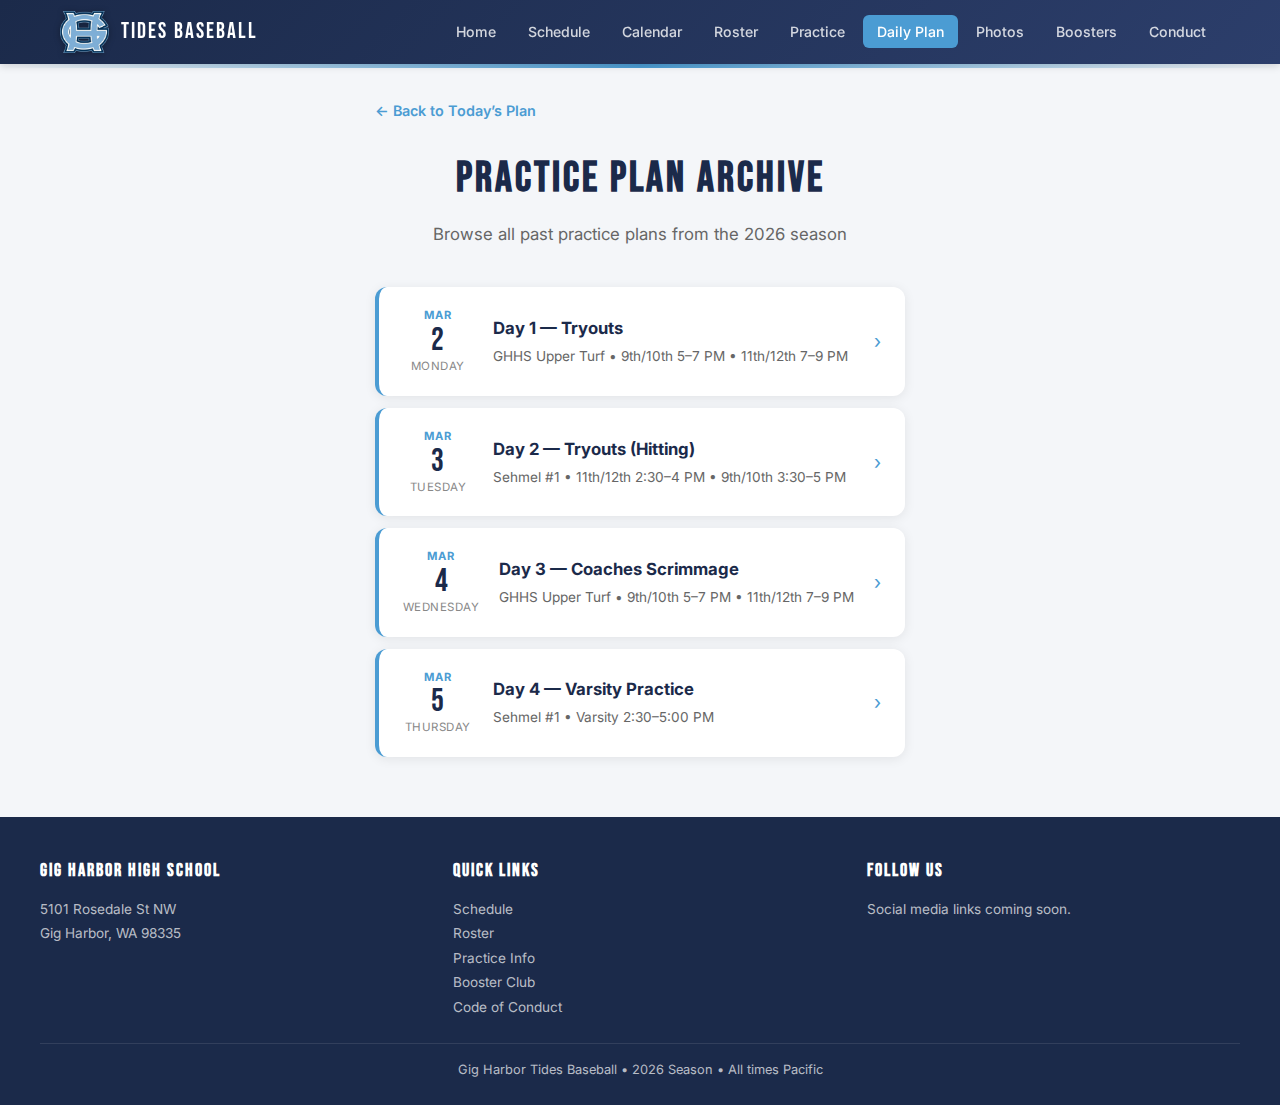
<file: plans/index.html>
<!DOCTYPE html>
<html lang="en">
<head>
    <meta charset="UTF-8">
    <meta name="viewport" content="width=device-width, initial-scale=1.0">
    <title>Practice Plan Archive - Gig Harbor Tides Baseball</title>
    <link rel="stylesheet" href="../css/styles.css?v=4">
    <style>
        .archive-list {
            display: flex;
            flex-direction: column;
            gap: 12px;
        }
        .archive-entry {
            display: flex;
            align-items: center;
            gap: 20px;
            background: var(--white);
            border-radius: var(--radius);
            padding: 20px 24px;
            box-shadow: var(--shadow);
            text-decoration: none;
            color: inherit;
            transition: transform 0.2s, box-shadow 0.2s;
            border-left: 4px solid var(--carolina);
        }
        .archive-entry:hover {
            transform: translateY(-2px);
            box-shadow: var(--shadow-lg);
            color: inherit;
        }
        .archive-date {
            min-width: 70px;
            text-align: center;
            flex-shrink: 0;
        }
        .archive-date .month {
            font-size: 0.7rem;
            text-transform: uppercase;
            letter-spacing: 1px;
            color: var(--carolina);
            font-weight: 700;
        }
        .archive-date .day {
            font-family: 'Bebas Neue', sans-serif;
            font-size: 2rem;
            color: var(--navy);
            line-height: 1;
        }
        .archive-date .weekday {
            font-size: 0.72rem;
            text-transform: uppercase;
            letter-spacing: 0.5px;
            color: var(--text-muted);
        }
        .archive-info {
            flex: 1;
        }
        .archive-info .archive-title {
            font-weight: 700;
            font-size: 1.05rem;
            color: var(--navy);
            margin-bottom: 4px;
        }
        .archive-info .archive-location {
            font-size: 0.85rem;
            color: var(--text-light);
        }
        .archive-arrow {
            color: var(--carolina);
            font-size: 1.2rem;
            flex-shrink: 0;
        }
        .back-link {
            display: inline-flex;
            align-items: center;
            gap: 6px;
            font-size: 0.9rem;
            font-weight: 600;
            color: var(--carolina);
            text-decoration: none;
            margin-bottom: 24px;
        }
        .back-link:hover {
            color: var(--carolina-dark);
        }
    </style>
</head>
<body>

<!-- Navigation -->
<nav class="site-nav">
    <div class="nav-inner">
        <a href="../index.html" class="nav-brand">
            <img src="../Logos/GH Logo.png" alt="Gig Harbor">
            <span>Tides Baseball</span>
        </a>
        <button class="nav-toggle" aria-label="Toggle navigation" onclick="document.querySelector('.nav-links').classList.toggle('open')">
            <span></span><span></span><span></span>
        </button>
        <ul class="nav-links">
            <li><a href="../index.html">Home</a></li>
            <li><a href="../schedule.html">Schedule</a></li>
            <li><a href="../calendar.html">Calendar</a></li>
            <li><a href="../roster.html">Roster</a></li>
            <li><a href="../practice.html">Practice</a></li>
            <li><a href="../practiceplan.html" class="active">Daily Plan</a></li>
            <li><a href="../photos.html">Photos</a></li>
            <li><a href="../boosters.html">Boosters</a></li>
            <li><a href="../conduct.html">Conduct</a></li>
        </ul>
    </div>
</nav>
<div class="accent-bar"></div>

<div class="page-container-narrow">
    <a href="../practiceplan.html" class="back-link">&larr; Back to Today&rsquo;s Plan</a>

    <div class="page-header">
        <h1>Practice Plan Archive</h1>
        <p>Browse all past practice plans from the 2026 season</p>
    </div>

    <div class="archive-list">

        <!-- Day 1 -->
        <a href="2026-03-02.html" class="archive-entry">
            <div class="archive-date">
                <div class="month">Mar</div>
                <div class="day">2</div>
                <div class="weekday">Monday</div>
            </div>
            <div class="archive-info">
                <div class="archive-title">Day 1 &mdash; Tryouts</div>
                <div class="archive-location">GHHS Upper Turf &bull; 9th/10th 5&ndash;7 PM &bull; 11th/12th 7&ndash;9 PM</div>
            </div>
            <div class="archive-arrow">&rsaquo;</div>
        </a>

        <!-- Day 2 -->
        <a href="2026-03-03.html" class="archive-entry">
            <div class="archive-date">
                <div class="month">Mar</div>
                <div class="day">3</div>
                <div class="weekday">Tuesday</div>
            </div>
            <div class="archive-info">
                <div class="archive-title">Day 2 &mdash; Tryouts (Hitting)</div>
                <div class="archive-location">Sehmel #1 &bull; 11th/12th 2:30&ndash;4 PM &bull; 9th/10th 3:30&ndash;5 PM</div>
            </div>
            <div class="archive-arrow">&rsaquo;</div>
        </a>

        <!-- Day 3 -->
        <a href="2026-03-04.html" class="archive-entry">
            <div class="archive-date">
                <div class="month">Mar</div>
                <div class="day">4</div>
                <div class="weekday">Wednesday</div>
            </div>
            <div class="archive-info">
                <div class="archive-title">Day 3 &mdash; Coaches Scrimmage</div>
                <div class="archive-location">GHHS Upper Turf &bull; 9th/10th 5&ndash;7 PM &bull; 11th/12th 7&ndash;9 PM</div>
            </div>
            <div class="archive-arrow">&rsaquo;</div>
        </a>

        <!-- Day 4 -->
        <a href="2026-03-05.html" class="archive-entry">
            <div class="archive-date">
                <div class="month">Mar</div>
                <div class="day">5</div>
                <div class="weekday">Thursday</div>
            </div>
            <div class="archive-info">
                <div class="archive-title">Day 4 &mdash; Varsity Practice</div>
                <div class="archive-location">Sehmel #1 &bull; Varsity 2:30&ndash;5:00 PM</div>
            </div>
            <div class="archive-arrow">&rsaquo;</div>
        </a>

        <!-- Add new days above this comment -->

    </div>
</div>

<!-- Footer -->
<footer class="site-footer">
    <div class="footer-inner">
        <div class="footer-col">
            <h3>Gig Harbor High School</h3>
            <p>5101 Rosedale St NW<br>Gig Harbor, WA 98335</p>
        </div>
        <div class="footer-col">
            <h3>Quick Links</h3>
            <ul>
                <li><a href="../schedule.html">Schedule</a></li>
                <li><a href="../roster.html">Roster</a></li>
                <li><a href="../practice.html">Practice Info</a></li>
                <li><a href="../boosters.html">Booster Club</a></li>
                <li><a href="../conduct.html">Code of Conduct</a></li>
            </ul>
        </div>
        <div class="footer-col">
            <h3>Follow Us</h3>
            <p>Social media links coming soon.</p>
        </div>
    </div>
    <div class="footer-bottom">
        <p>Gig Harbor Tides Baseball &bull; 2026 Season &bull; All times Pacific</p>
    </div>
</footer>

</body>
</html>
</file>
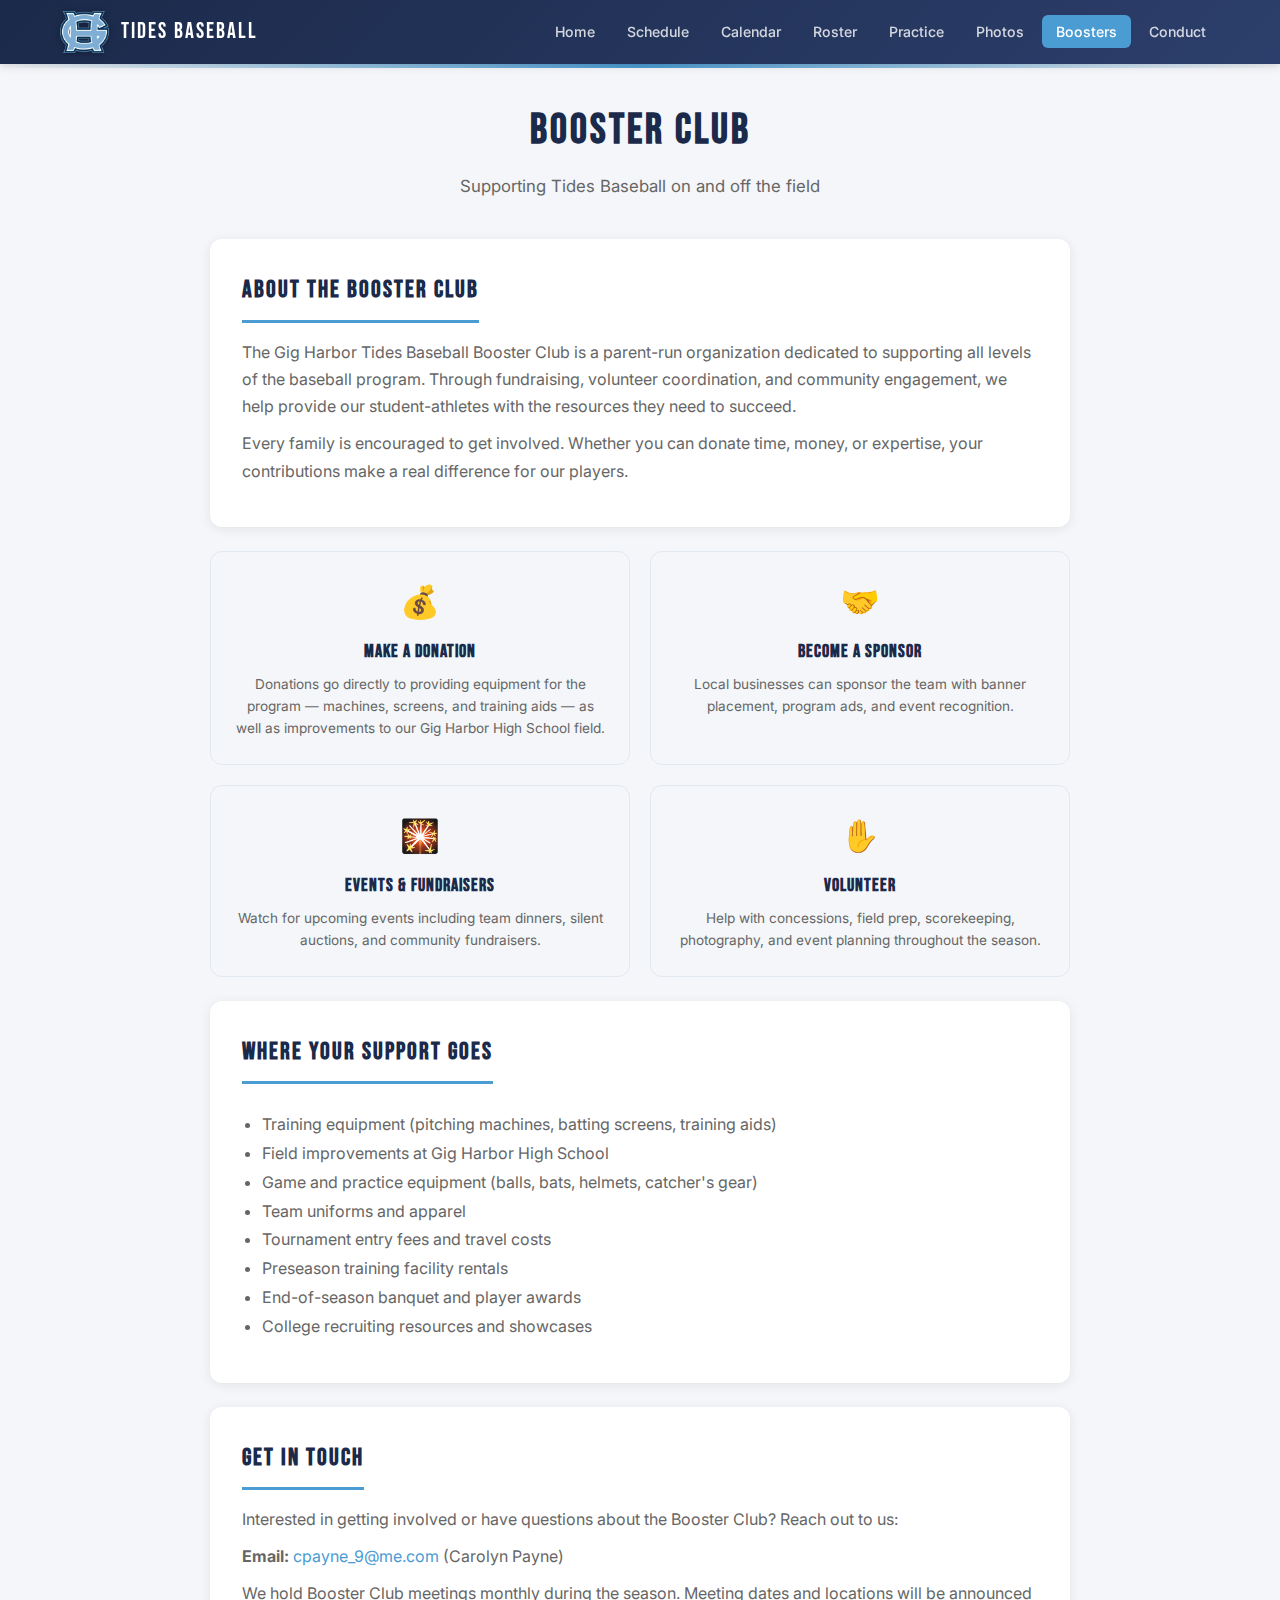
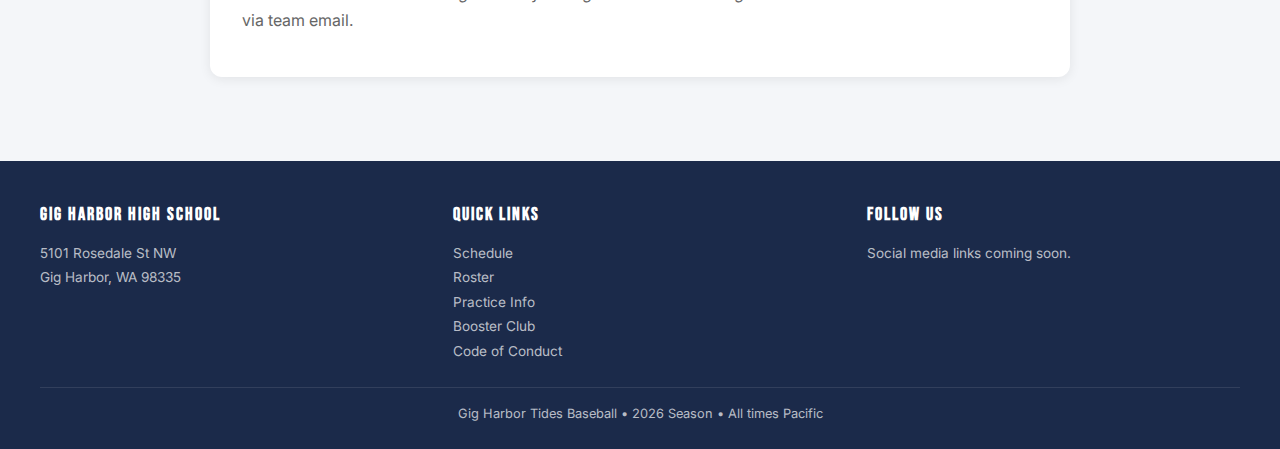
<file: boosters.html>
<!DOCTYPE html>
<html lang="en">
<head>
    <meta charset="UTF-8">
    <meta name="viewport" content="width=device-width, initial-scale=1.0">
    <title>Boosters - Gig Harbor Tides Baseball</title>
    <link rel="stylesheet" href="css/styles.css?v=4">
</head>
<body>

<!-- Navigation -->
<nav class="site-nav">
    <div class="nav-inner">
        <a href="index.html" class="nav-brand">
            <img src="Logos/GH Logo.png" alt="Gig Harbor">
            <span>Tides Baseball</span>
        </a>
        <button class="nav-toggle" aria-label="Toggle navigation" onclick="document.querySelector('.nav-links').classList.toggle('open')">
            <span></span><span></span><span></span>
        </button>
        <ul class="nav-links">
            <li><a href="index.html">Home</a></li>
            <li><a href="schedule.html">Schedule</a></li>
            <li><a href="calendar.html">Calendar</a></li>
            <li><a href="roster.html">Roster</a></li>
            <li><a href="practice.html">Practice</a></li>
            <li><a href="photos.html">Photos</a></li>
            <li><a href="boosters.html" class="active">Boosters</a></li>
            <li><a href="conduct.html">Conduct</a></li>
        </ul>
    </div>
</nav>
<div class="accent-bar"></div>

<div class="page-container-narrow">
    <div class="page-header">
        <h1>Booster Club</h1>
        <p>Supporting Tides Baseball on and off the field</p>
    </div>

    <!-- About -->
    <div class="content-card">
        <h2>About the Booster Club</h2>
        <p>The Gig Harbor Tides Baseball Booster Club is a parent-run organization dedicated to supporting all levels of the baseball program. Through fundraising, volunteer coordination, and community engagement, we help provide our student-athletes with the resources they need to succeed.</p>
        <p>Every family is encouraged to get involved. Whether you can donate time, money, or expertise, your contributions make a real difference for our players.</p>
    </div>

    <!-- Support Cards -->
    <div class="support-grid">
        <div class="support-card">
            <div class="card-icon">&#128176;</div>
            <h3>Make a Donation</h3>
            <p>Donations go directly to providing equipment for the program — machines, screens, and training aids — as well as improvements to our Gig Harbor High School field.</p>
        </div>
        <div class="support-card">
            <div class="card-icon">&#129309;</div>
            <h3>Become a Sponsor</h3>
            <p>Local businesses can sponsor the team with banner placement, program ads, and event recognition.</p>
        </div>
        <div class="support-card">
            <div class="card-icon">&#127879;</div>
            <h3>Events &amp; Fundraisers</h3>
            <p>Watch for upcoming events including team dinners, silent auctions, and community fundraisers.</p>
        </div>
        <div class="support-card">
            <div class="card-icon">&#9995;</div>
            <h3>Volunteer</h3>
            <p>Help with concessions, field prep, scorekeeping, photography, and event planning throughout the season.</p>
        </div>
    </div>

    <!-- Where Funds Go -->
    <div class="content-card">
        <h2>Where Your Support Goes</h2>
        <ul>
            <li>Training equipment (pitching machines, batting screens, training aids)</li>
            <li>Field improvements at Gig Harbor High School</li>
            <li>Game and practice equipment (balls, bats, helmets, catcher's gear)</li>
            <li>Team uniforms and apparel</li>
            <li>Tournament entry fees and travel costs</li>
            <li>Preseason training facility rentals</li>
            <li>End-of-season banquet and player awards</li>
            <li>College recruiting resources and showcases</li>
        </ul>
    </div>

    <!-- Contact -->
    <div class="content-card">
        <h2>Get in Touch</h2>
        <p>Interested in getting involved or have questions about the Booster Club? Reach out to us:</p>
        <p><strong>Email:</strong> <a href="mailto:cpayne_9@me.com" style="color: var(--carolina);">cpayne_9@me.com</a> (Carolyn Payne)</p>
        <p>We hold Booster Club meetings monthly during the season. Meeting dates and locations will be announced via team email.</p>
    </div>
</div>

<!-- Footer -->
<footer class="site-footer">
    <div class="footer-inner">
        <div class="footer-col">
            <h3>Gig Harbor High School</h3>
            <p>5101 Rosedale St NW<br>Gig Harbor, WA 98335</p>
        </div>
        <div class="footer-col">
            <h3>Quick Links</h3>
            <ul>
                <li><a href="schedule.html">Schedule</a></li>
                <li><a href="roster.html">Roster</a></li>
                <li><a href="practice.html">Practice Info</a></li>
                <li><a href="boosters.html">Booster Club</a></li>
                <li><a href="conduct.html">Code of Conduct</a></li>
            </ul>
        </div>
        <div class="footer-col">
            <h3>Follow Us</h3>
            <p>Social media links coming soon.</p>
        </div>
    </div>
    <div class="footer-bottom">
        <p>Gig Harbor Tides Baseball &bull; 2026 Season &bull; All times Pacific</p>
    </div>
</footer>

</body>
</html>
</file>
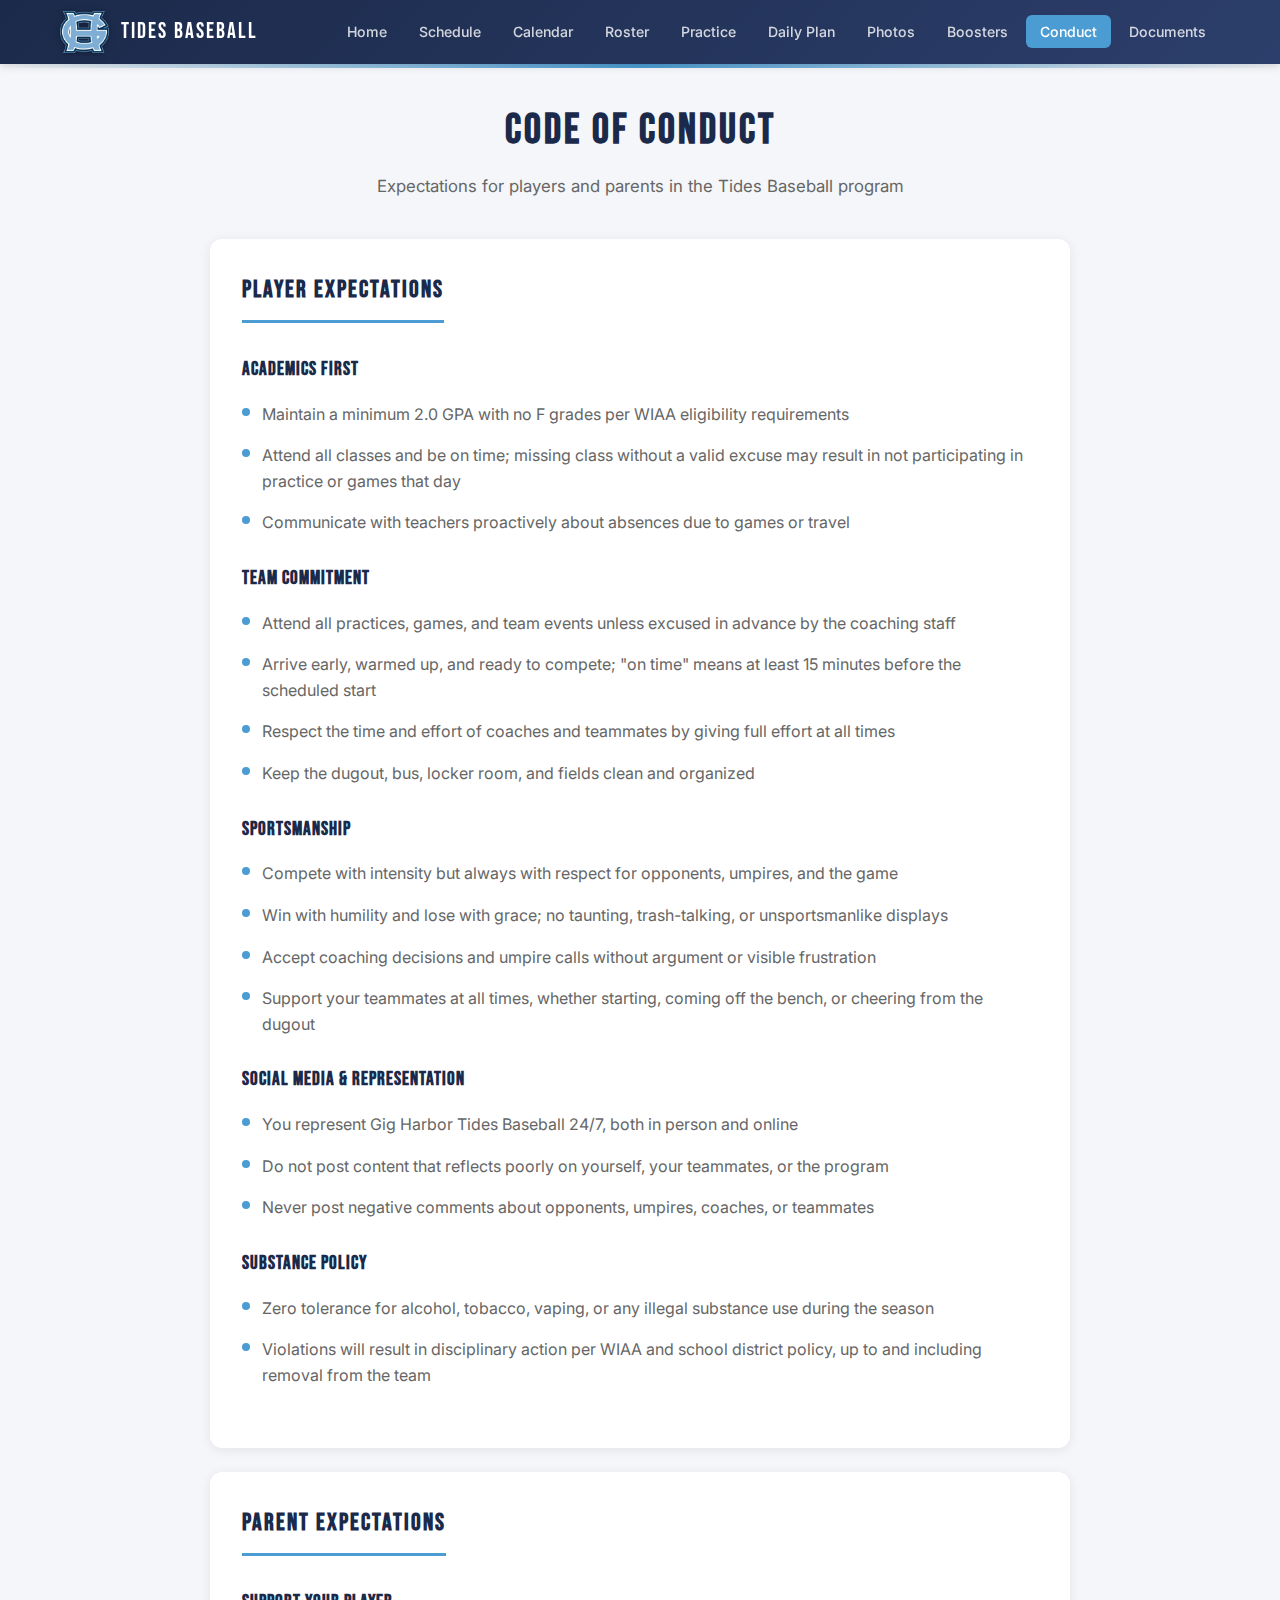
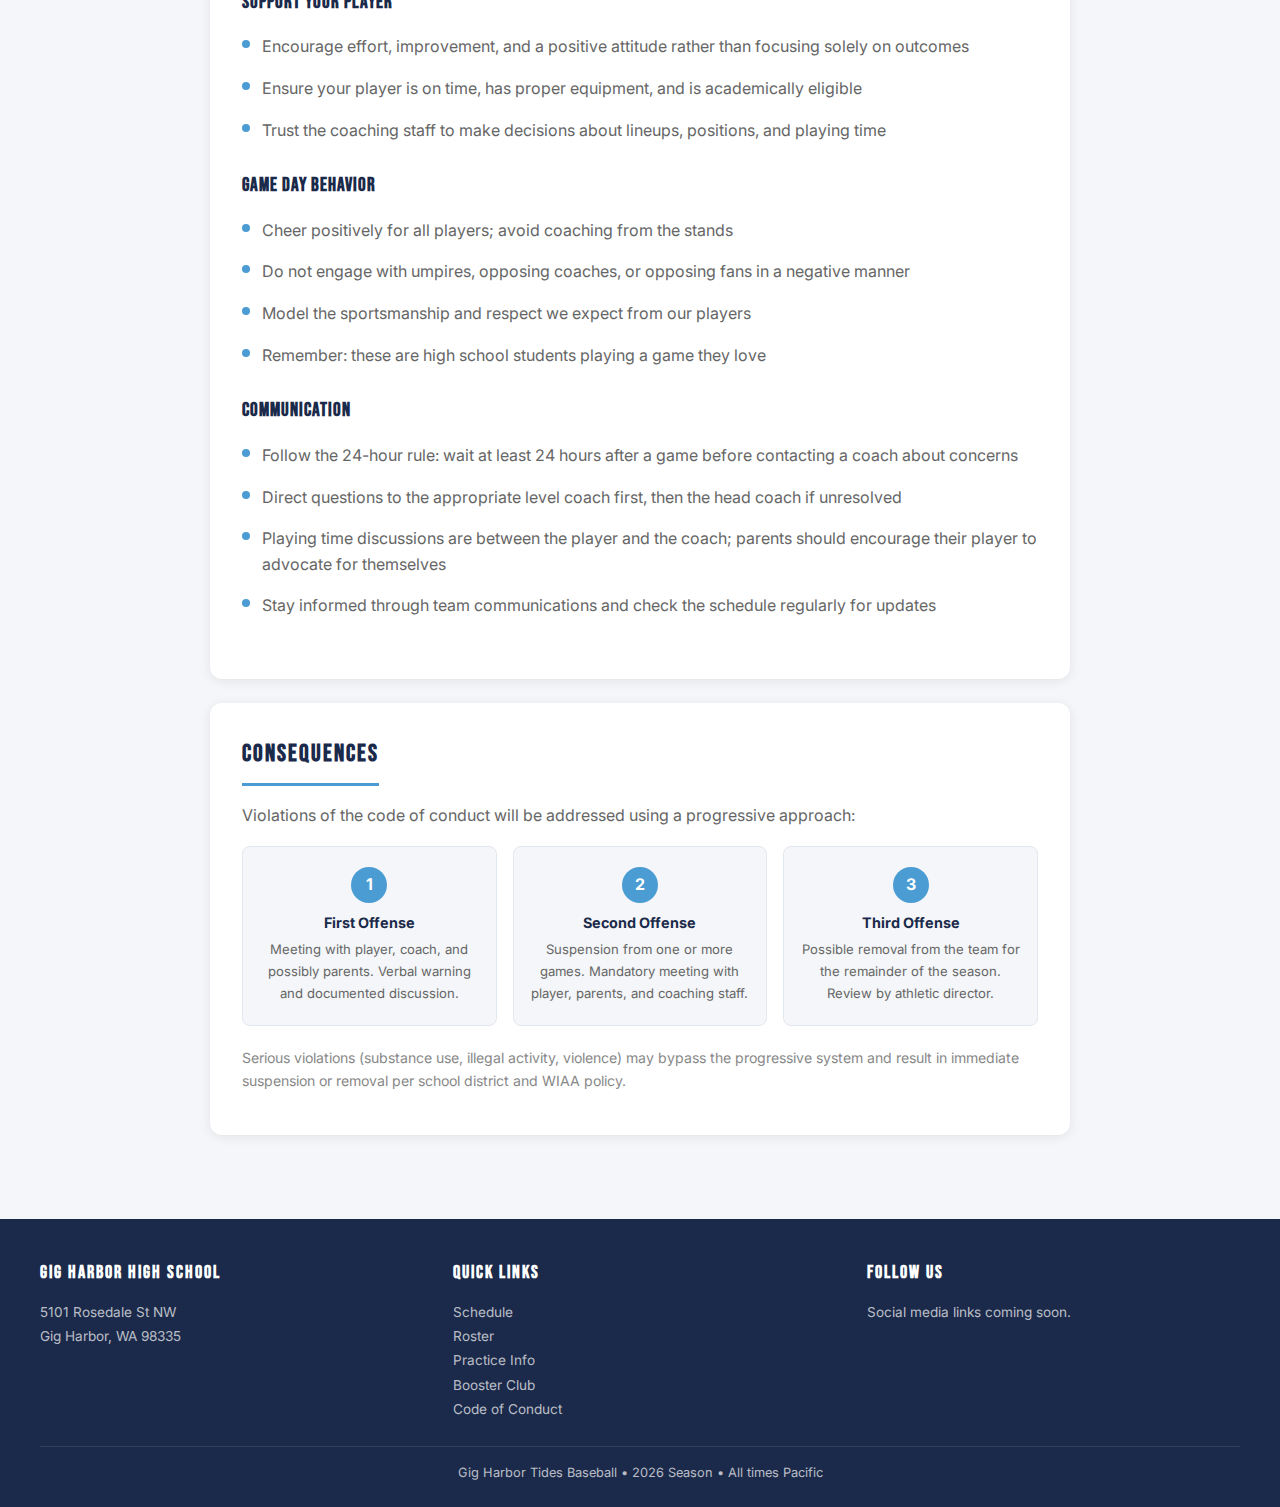
<file: conduct.html>
<!DOCTYPE html>
<html lang="en">
<head>
    <meta charset="UTF-8">
    <meta name="viewport" content="width=device-width, initial-scale=1.0">
    <title>Code of Conduct - Gig Harbor Tides Baseball</title>
    <link rel="stylesheet" href="css/styles.css?v=5">
</head>
<body>

<!-- Navigation -->
<nav class="site-nav">
    <div class="nav-inner">
        <a href="index.html" class="nav-brand">
            <img src="Logos/GH Logo.png" alt="Gig Harbor">
            <span>Tides Baseball</span>
        </a>
        <button class="nav-toggle" aria-label="Toggle navigation" onclick="document.querySelector('.nav-links').classList.toggle('open')">
            <span></span><span></span><span></span>
        </button>
        <ul class="nav-links">
            <li><a href="index.html">Home</a></li>
            <li><a href="schedule.html">Schedule</a></li>
            <li><a href="calendar.html">Calendar</a></li>
            <li><a href="roster.html">Roster</a></li>
            <li><a href="practice.html">Practice</a></li>
            <li><a href="practiceplan.html">Daily Plan</a></li>
            <li><a href="photos.html">Photos</a></li>
            <li><a href="boosters.html">Boosters</a></li>
            <li><a href="conduct.html" class="active">Conduct</a></li>
            <li><a href="docs.html">Documents</a></li>
        </ul>
    </div>
</nav>
<div class="accent-bar"></div>

<div class="page-container-narrow">
    <div class="page-header">
        <h1>Code of Conduct</h1>
        <p>Expectations for players and parents in the Tides Baseball program</p>
    </div>

    <!-- Player Expectations -->
    <div class="content-card">
        <h2>Player Expectations</h2>

        <div class="conduct-section">
            <h3>Academics First</h3>
            <ul>
                <li>Maintain a minimum 2.0 GPA with no F grades per WIAA eligibility requirements</li>
                <li>Attend all classes and be on time; missing class without a valid excuse may result in not participating in practice or games that day</li>
                <li>Communicate with teachers proactively about absences due to games or travel</li>
            </ul>
        </div>

        <div class="conduct-section">
            <h3>Team Commitment</h3>
            <ul>
                <li>Attend all practices, games, and team events unless excused in advance by the coaching staff</li>
                <li>Arrive early, warmed up, and ready to compete; "on time" means at least 15 minutes before the scheduled start</li>
                <li>Respect the time and effort of coaches and teammates by giving full effort at all times</li>
                <li>Keep the dugout, bus, locker room, and fields clean and organized</li>
            </ul>
        </div>

        <div class="conduct-section">
            <h3>Sportsmanship</h3>
            <ul>
                <li>Compete with intensity but always with respect for opponents, umpires, and the game</li>
                <li>Win with humility and lose with grace; no taunting, trash-talking, or unsportsmanlike displays</li>
                <li>Accept coaching decisions and umpire calls without argument or visible frustration</li>
                <li>Support your teammates at all times, whether starting, coming off the bench, or cheering from the dugout</li>
            </ul>
        </div>

        <div class="conduct-section">
            <h3>Social Media &amp; Representation</h3>
            <ul>
                <li>You represent Gig Harbor Tides Baseball 24/7, both in person and online</li>
                <li>Do not post content that reflects poorly on yourself, your teammates, or the program</li>
                <li>Never post negative comments about opponents, umpires, coaches, or teammates</li>
            </ul>
        </div>

        <div class="conduct-section">
            <h3>Substance Policy</h3>
            <ul>
                <li>Zero tolerance for alcohol, tobacco, vaping, or any illegal substance use during the season</li>
                <li>Violations will result in disciplinary action per WIAA and school district policy, up to and including removal from the team</li>
            </ul>
        </div>
    </div>

    <!-- Parent Expectations -->
    <div class="content-card">
        <h2>Parent Expectations</h2>

        <div class="conduct-section">
            <h3>Support Your Player</h3>
            <ul>
                <li>Encourage effort, improvement, and a positive attitude rather than focusing solely on outcomes</li>
                <li>Ensure your player is on time, has proper equipment, and is academically eligible</li>
                <li>Trust the coaching staff to make decisions about lineups, positions, and playing time</li>
            </ul>
        </div>

        <div class="conduct-section">
            <h3>Game Day Behavior</h3>
            <ul>
                <li>Cheer positively for all players; avoid coaching from the stands</li>
                <li>Do not engage with umpires, opposing coaches, or opposing fans in a negative manner</li>
                <li>Model the sportsmanship and respect we expect from our players</li>
                <li>Remember: these are high school students playing a game they love</li>
            </ul>
        </div>

        <div class="conduct-section">
            <h3>Communication</h3>
            <ul>
                <li>Follow the 24-hour rule: wait at least 24 hours after a game before contacting a coach about concerns</li>
                <li>Direct questions to the appropriate level coach first, then the head coach if unresolved</li>
                <li>Playing time discussions are between the player and the coach; parents should encourage their player to advocate for themselves</li>
                <li>Stay informed through team communications and check the schedule regularly for updates</li>
            </ul>
        </div>
    </div>

    <!-- Consequences -->
    <div class="content-card">
        <h2>Consequences</h2>
        <p>Violations of the code of conduct will be addressed using a progressive approach:</p>

        <div class="consequence-steps">
            <div class="step-card">
                <div class="step-number">1</div>
                <h4>First Offense</h4>
                <p>Meeting with player, coach, and possibly parents. Verbal warning and documented discussion.</p>
            </div>
            <div class="step-card">
                <div class="step-number">2</div>
                <h4>Second Offense</h4>
                <p>Suspension from one or more games. Mandatory meeting with player, parents, and coaching staff.</p>
            </div>
            <div class="step-card">
                <div class="step-number">3</div>
                <h4>Third Offense</h4>
                <p>Possible removal from the team for the remainder of the season. Review by athletic director.</p>
            </div>
        </div>

        <p style="margin-top: 20px; font-size: 0.88rem; color: var(--text-muted);">
            Serious violations (substance use, illegal activity, violence) may bypass the progressive system and result in immediate suspension or removal per school district and WIAA policy.
        </p>
    </div>
</div>

<!-- Footer -->
<footer class="site-footer">
    <div class="footer-inner">
        <div class="footer-col">
            <h3>Gig Harbor High School</h3>
            <p>5101 Rosedale St NW<br>Gig Harbor, WA 98335</p>
        </div>
        <div class="footer-col">
            <h3>Quick Links</h3>
            <ul>
                <li><a href="schedule.html">Schedule</a></li>
                <li><a href="roster.html">Roster</a></li>
                <li><a href="practice.html">Practice Info</a></li>
                <li><a href="boosters.html">Booster Club</a></li>
                <li><a href="conduct.html">Code of Conduct</a></li>
            </ul>
        </div>
        <div class="footer-col">
            <h3>Follow Us</h3>
            <p>Social media links coming soon.</p>
        </div>
    </div>
    <div class="footer-bottom">
        <p>Gig Harbor Tides Baseball &bull; 2026 Season &bull; All times Pacific</p>
    </div>
</footer>

</body>
</html>
</file>
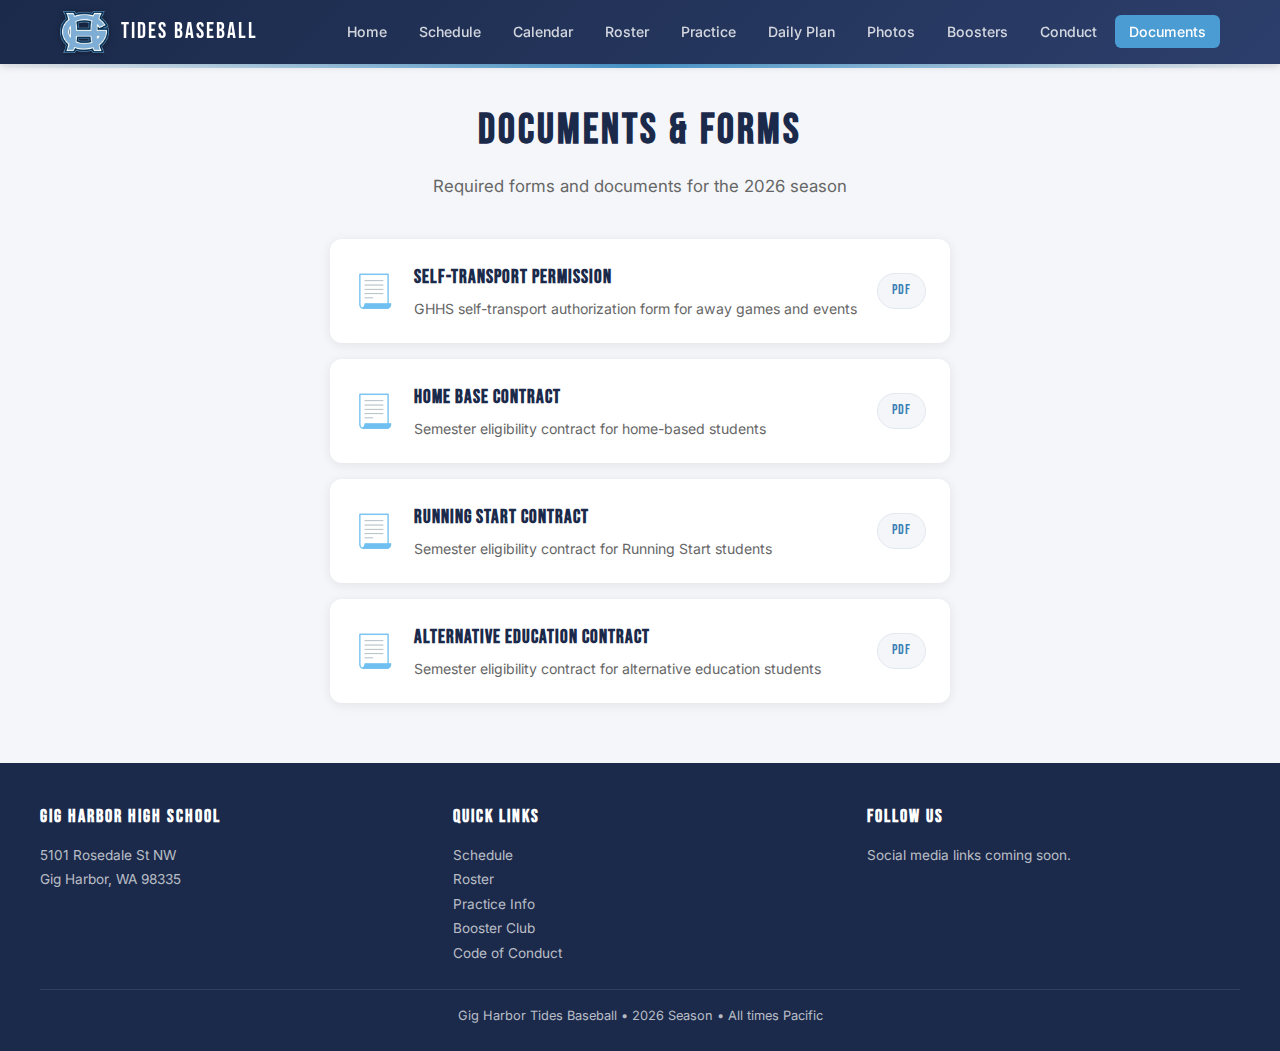
<file: docs.html>
<!DOCTYPE html>
<html lang="en">
<head>
    <meta charset="UTF-8">
    <meta name="viewport" content="width=device-width, initial-scale=1.0">
    <title>Documents - Gig Harbor Tides Baseball</title>
    <link rel="stylesheet" href="css/styles.css?v=4">
</head>
<body>

<!-- Navigation -->
<nav class="site-nav">
    <div class="nav-inner">
        <a href="index.html" class="nav-brand">
            <img src="Logos/GH Logo.png" alt="Gig Harbor">
            <span>Tides Baseball</span>
        </a>
        <button class="nav-toggle" aria-label="Toggle navigation" onclick="document.querySelector('.nav-links').classList.toggle('open')">
            <span></span><span></span><span></span>
        </button>
        <ul class="nav-links">
            <li><a href="index.html">Home</a></li>
            <li><a href="schedule.html">Schedule</a></li>
            <li><a href="calendar.html">Calendar</a></li>
            <li><a href="roster.html">Roster</a></li>
            <li><a href="practice.html">Practice</a></li>
            <li><a href="practiceplan.html">Daily Plan</a></li>
            <li><a href="photos.html">Photos</a></li>
            <li><a href="boosters.html">Boosters</a></li>
            <li><a href="conduct.html">Conduct</a></li>
            <li><a href="docs.html" class="active">Documents</a></li>
        </ul>
    </div>
</nav>
<div class="accent-bar"></div>

<div class="page-container-narrow">
    <div class="page-header">
        <h1>Documents &amp; Forms</h1>
        <p>Required forms and documents for the 2026 season</p>
    </div>

    <div class="docs-grid">
        <a href="Docs/GHHS Self-transport.pdf" target="_blank" class="doc-card">
            <div class="doc-icon">&#128195;</div>
            <div class="doc-info">
                <h3>Self-Transport Permission</h3>
                <p>GHHS self-transport authorization form for away games and events</p>
            </div>
            <div class="doc-badge">PDF</div>
        </a>

        <a href="Docs/HomeBaseContractSemester.pdf" target="_blank" class="doc-card">
            <div class="doc-icon">&#128195;</div>
            <div class="doc-info">
                <h3>Home Base Contract</h3>
                <p>Semester eligibility contract for home-based students</p>
            </div>
            <div class="doc-badge">PDF</div>
        </a>

        <a href="Docs/RunningStartContractSemester.pdf" target="_blank" class="doc-card">
            <div class="doc-icon">&#128195;</div>
            <div class="doc-info">
                <h3>Running Start Contract</h3>
                <p>Semester eligibility contract for Running Start students</p>
            </div>
            <div class="doc-badge">PDF</div>
        </a>

        <a href="Docs/AlternativeEducationContractSemester.pdf" target="_blank" class="doc-card">
            <div class="doc-icon">&#128195;</div>
            <div class="doc-info">
                <h3>Alternative Education Contract</h3>
                <p>Semester eligibility contract for alternative education students</p>
            </div>
            <div class="doc-badge">PDF</div>
        </a>
    </div>
</div>

<!-- Footer -->
<footer class="site-footer">
    <div class="footer-inner">
        <div class="footer-col">
            <h3>Gig Harbor High School</h3>
            <p>5101 Rosedale St NW<br>Gig Harbor, WA 98335</p>
        </div>
        <div class="footer-col">
            <h3>Quick Links</h3>
            <ul>
                <li><a href="schedule.html">Schedule</a></li>
                <li><a href="roster.html">Roster</a></li>
                <li><a href="practice.html">Practice Info</a></li>
                <li><a href="boosters.html">Booster Club</a></li>
                <li><a href="conduct.html">Code of Conduct</a></li>
            </ul>
        </div>
        <div class="footer-col">
            <h3>Follow Us</h3>
            <p>Social media links coming soon.</p>
        </div>
    </div>
    <div class="footer-bottom">
        <p>Gig Harbor Tides Baseball &bull; 2026 Season &bull; All times Pacific</p>
    </div>
</footer>

</body>
</html>
</file>
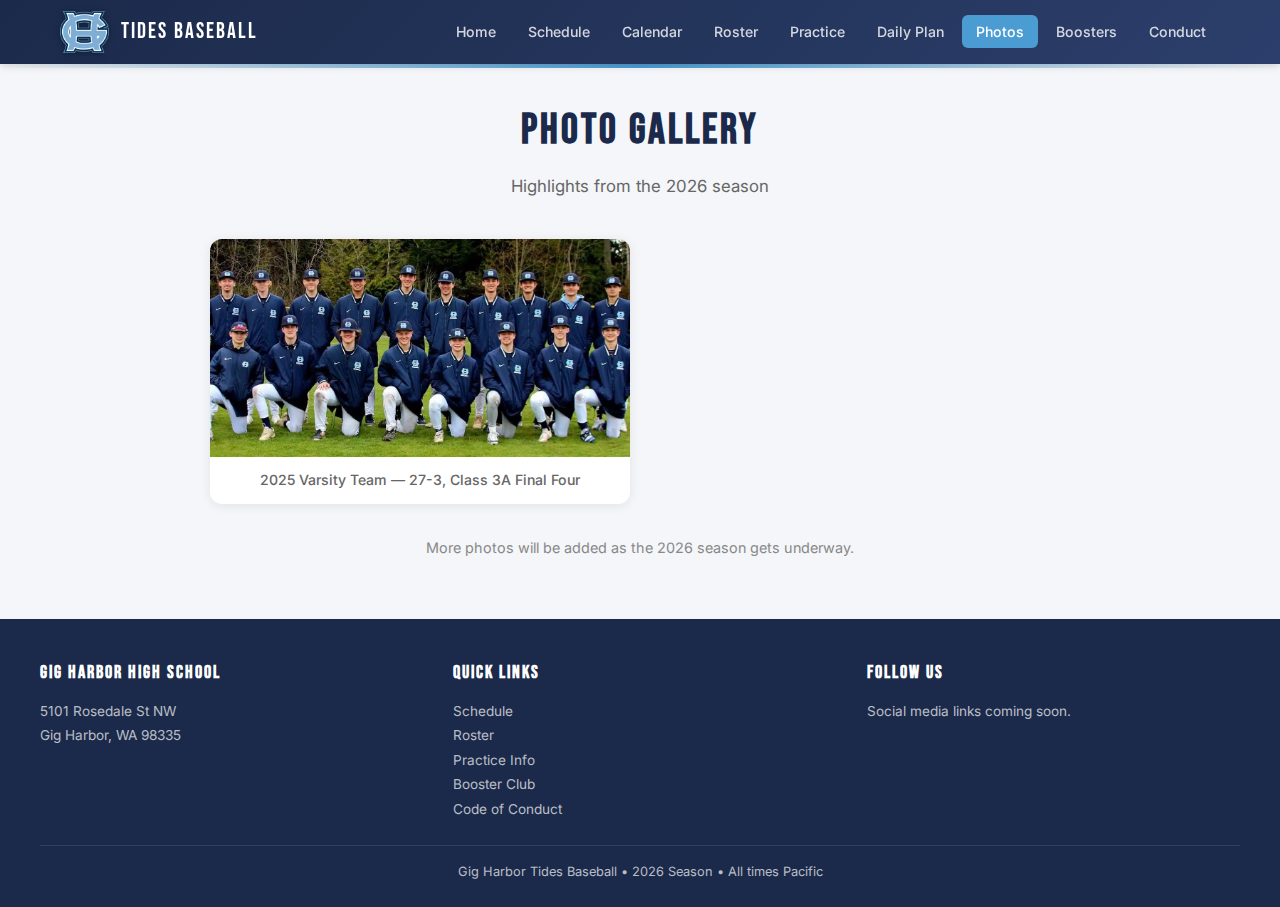
<file: photos.html>
<!DOCTYPE html>
<html lang="en">
<head>
    <meta charset="UTF-8">
    <meta name="viewport" content="width=device-width, initial-scale=1.0">
    <title>Photos - Gig Harbor Tides Baseball</title>
    <link rel="stylesheet" href="css/styles.css?v=4">
</head>
<body>

<!-- Navigation -->
<nav class="site-nav">
    <div class="nav-inner">
        <a href="index.html" class="nav-brand">
            <img src="Logos/GH Logo.png" alt="Gig Harbor">
            <span>Tides Baseball</span>
        </a>
        <button class="nav-toggle" aria-label="Toggle navigation" onclick="document.querySelector('.nav-links').classList.toggle('open')">
            <span></span><span></span><span></span>
        </button>
        <ul class="nav-links">
            <li><a href="index.html">Home</a></li>
            <li><a href="schedule.html">Schedule</a></li>
            <li><a href="calendar.html">Calendar</a></li>
            <li><a href="roster.html">Roster</a></li>
            <li><a href="practice.html">Practice</a></li>
            <li><a href="practiceplan.html">Daily Plan</a></li>
            <li><a href="photos.html" class="active">Photos</a></li>
            <li><a href="boosters.html">Boosters</a></li>
            <li><a href="conduct.html">Conduct</a></li>
        </ul>
    </div>
</nav>
<div class="accent-bar"></div>

<div class="page-container-narrow">
    <div class="page-header">
        <h1>Photo Gallery</h1>
        <p>Highlights from the 2026 season</p>
    </div>

    <div class="photo-grid">
        <div class="photo-item">
            <img src="GHbaseballteam.jpg.webp" alt="2025 Gig Harbor Tides Varsity Baseball Team">
            <div class="photo-caption">2025 Varsity Team &mdash; 27-3, Class 3A Final Four</div>
        </div>
    </div>

    <p style="text-align:center; color: var(--text-muted); margin-top: 32px; font-size: 0.9rem;">More photos will be added as the 2026 season gets underway.</p>
</div>

<!-- Footer -->
<footer class="site-footer">
    <div class="footer-inner">
        <div class="footer-col">
            <h3>Gig Harbor High School</h3>
            <p>5101 Rosedale St NW<br>Gig Harbor, WA 98335</p>
        </div>
        <div class="footer-col">
            <h3>Quick Links</h3>
            <ul>
                <li><a href="schedule.html">Schedule</a></li>
                <li><a href="roster.html">Roster</a></li>
                <li><a href="practice.html">Practice Info</a></li>
                <li><a href="boosters.html">Booster Club</a></li>
                <li><a href="conduct.html">Code of Conduct</a></li>
            </ul>
        </div>
        <div class="footer-col">
            <h3>Follow Us</h3>
            <p>Social media links coming soon.</p>
        </div>
    </div>
    <div class="footer-bottom">
        <p>Gig Harbor Tides Baseball &bull; 2026 Season &bull; All times Pacific</p>
    </div>
</footer>

</body>
</html>
</file>
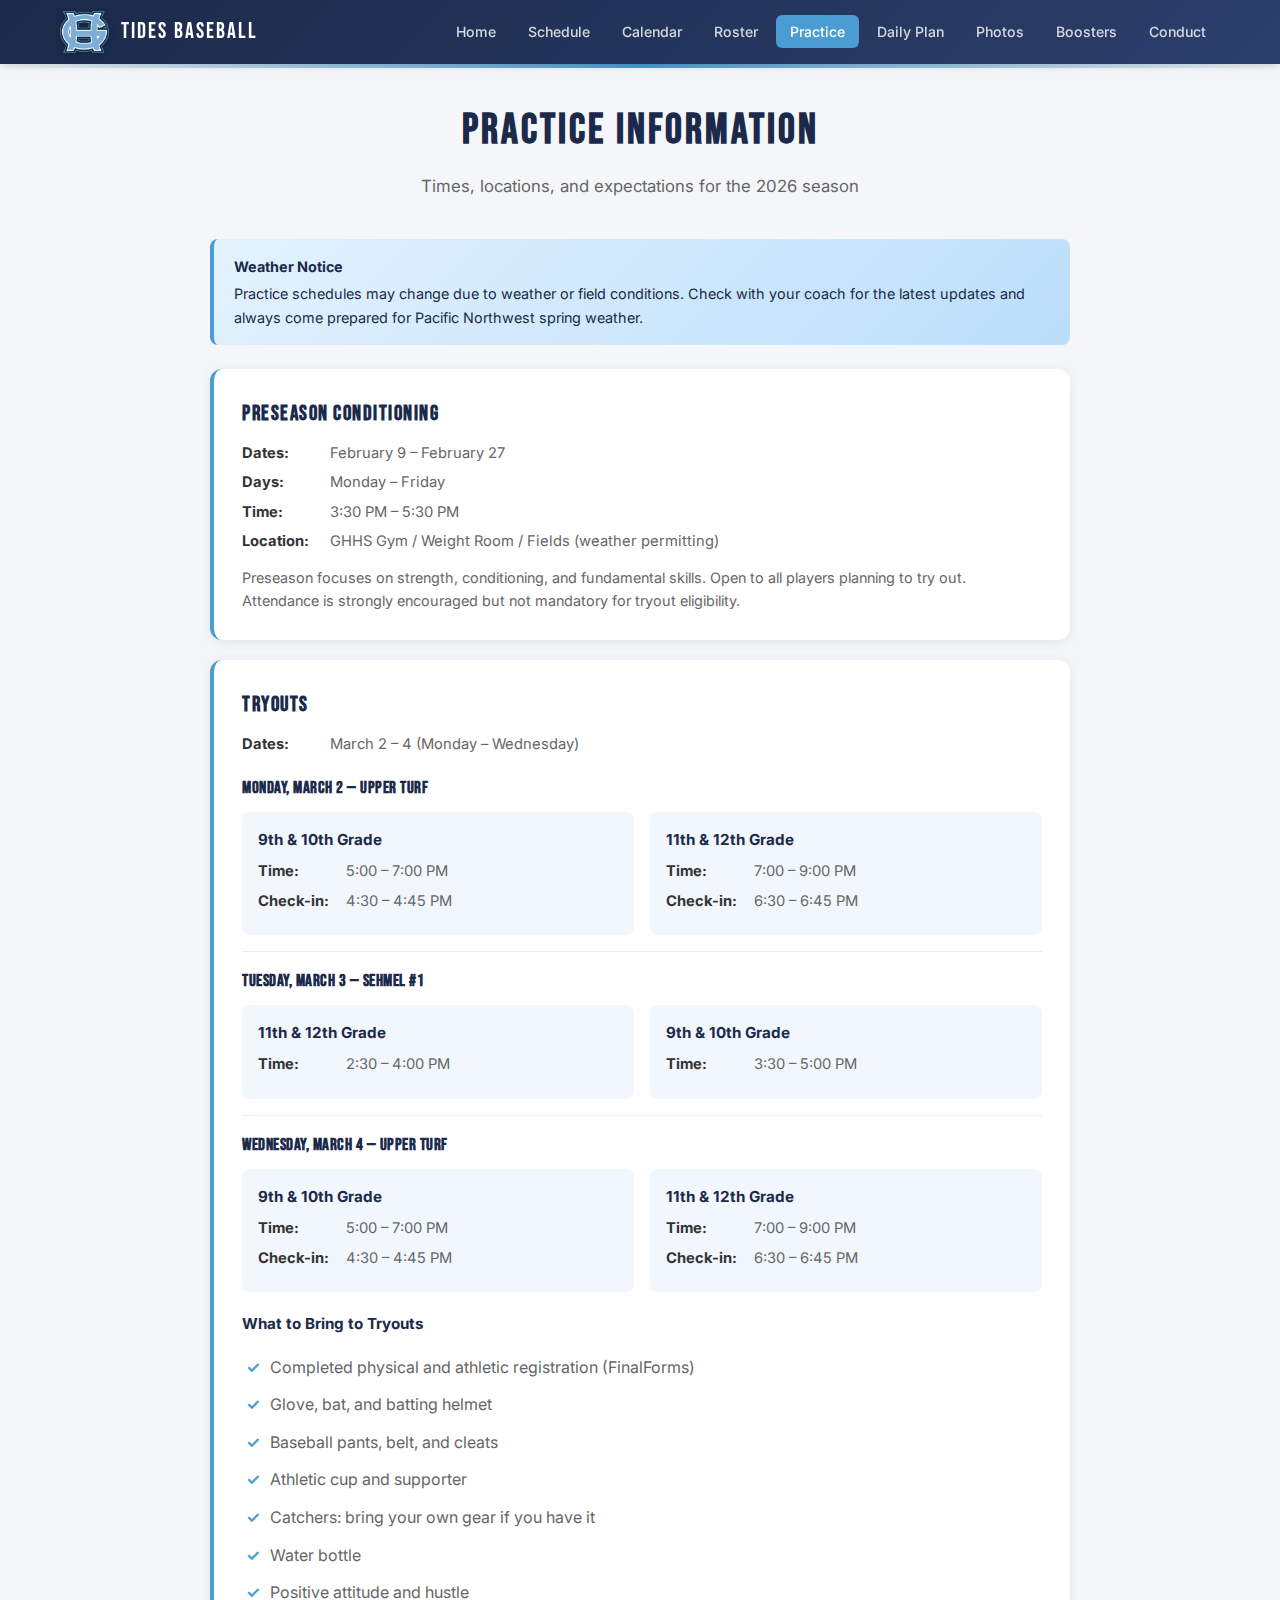
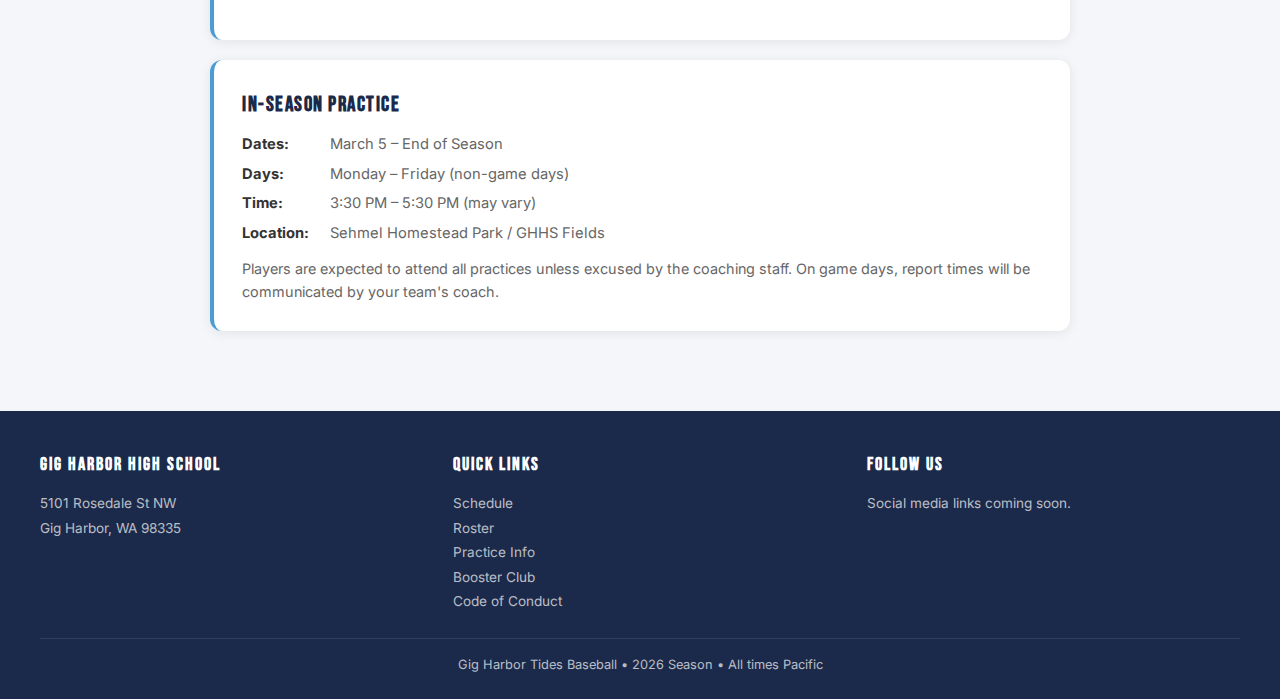
<file: practice.html>
<!DOCTYPE html>
<html lang="en">
<head>
    <meta charset="UTF-8">
    <meta name="viewport" content="width=device-width, initial-scale=1.0">
    <title>Practice - Gig Harbor Tides Baseball</title>
    <link rel="stylesheet" href="css/styles.css?v=4">
</head>
<body>

<!-- Navigation -->
<nav class="site-nav">
    <div class="nav-inner">
        <a href="index.html" class="nav-brand">
            <img src="Logos/GH Logo.png" alt="Gig Harbor">
            <span>Tides Baseball</span>
        </a>
        <button class="nav-toggle" aria-label="Toggle navigation" onclick="document.querySelector('.nav-links').classList.toggle('open')">
            <span></span><span></span><span></span>
        </button>
        <ul class="nav-links">
            <li><a href="index.html">Home</a></li>
            <li><a href="schedule.html">Schedule</a></li>
            <li><a href="calendar.html">Calendar</a></li>
            <li><a href="roster.html">Roster</a></li>
            <li><a href="practice.html" class="active">Practice</a></li>
            <li><a href="practiceplan.html">Daily Plan</a></li>
            <li><a href="photos.html">Photos</a></li>
            <li><a href="boosters.html">Boosters</a></li>
            <li><a href="conduct.html">Conduct</a></li>
        </ul>
    </div>
</nav>
<div class="accent-bar"></div>

<div class="page-container-narrow">
    <div class="page-header">
        <h1>Practice Information</h1>
        <p>Times, locations, and expectations for the 2026 season</p>
    </div>

    <!-- Weather Notice -->
    <div class="notice-card">
        <strong>Weather Notice</strong>
        Practice schedules may change due to weather or field conditions. Check with your coach for the latest updates and always come prepared for Pacific Northwest spring weather.
    </div>

    <!-- Preseason -->
    <div class="practice-card">
        <h3>Preseason Conditioning</h3>
        <div class="practice-detail">
            <strong>Dates:</strong> February 9 &ndash; February 27
        </div>
        <div class="practice-detail">
            <strong>Days:</strong> Monday &ndash; Friday
        </div>
        <div class="practice-detail">
            <strong>Time:</strong> 3:30 PM &ndash; 5:30 PM
        </div>
        <div class="practice-detail">
            <strong>Location:</strong> GHHS Gym / Weight Room / Fields (weather permitting)
        </div>
        <p style="margin-top:12px; color: var(--text-light); font-size: 0.9rem;">
            Preseason focuses on strength, conditioning, and fundamental skills. Open to all players planning to try out. Attendance is strongly encouraged but not mandatory for tryout eligibility.
        </p>
    </div>

    <!-- Tryouts -->
    <div class="practice-card">
        <h3>Tryouts</h3>
        <div class="practice-detail">
            <strong>Dates:</strong> March 2 &ndash; 4 (Monday &ndash; Wednesday)
        </div>

        <!-- Monday, March 2 -->
        <div style="margin-top: 18px; border-bottom: 1px solid rgba(75,156,211,0.15); padding-bottom: 16px;">
            <strong style="font-family: 'Bebas Neue', sans-serif; font-size: 1.05rem; letter-spacing: 0.5px; color: var(--navy);">Monday, March 2 &mdash; Upper Turf</strong>
            <div style="display: grid; grid-template-columns: 1fr 1fr; gap: 16px; margin-top: 10px;">
                <div style="background: rgba(75,156,211,0.08); border-radius: 8px; padding: 16px;">
                    <strong style="display: block; font-size: 0.95rem; color: var(--navy); margin-bottom: 8px;">9th &amp; 10th Grade</strong>
                    <div class="practice-detail"><strong>Time:</strong> 5:00 &ndash; 7:00 PM</div>
                    <div class="practice-detail"><strong>Check-in:</strong> 4:30 &ndash; 4:45 PM</div>
                </div>
                <div style="background: rgba(75,156,211,0.08); border-radius: 8px; padding: 16px;">
                    <strong style="display: block; font-size: 0.95rem; color: var(--navy); margin-bottom: 8px;">11th &amp; 12th Grade</strong>
                    <div class="practice-detail"><strong>Time:</strong> 7:00 &ndash; 9:00 PM</div>
                    <div class="practice-detail"><strong>Check-in:</strong> 6:30 &ndash; 6:45 PM</div>
                </div>
            </div>
        </div>

        <!-- Tuesday, March 3 -->
        <div style="margin-top: 16px; border-bottom: 1px solid rgba(75,156,211,0.15); padding-bottom: 16px;">
            <strong style="font-family: 'Bebas Neue', sans-serif; font-size: 1.05rem; letter-spacing: 0.5px; color: var(--navy);">Tuesday, March 3 &mdash; Sehmel #1</strong>
            <div style="display: grid; grid-template-columns: 1fr 1fr; gap: 16px; margin-top: 10px;">
                <div style="background: rgba(75,156,211,0.08); border-radius: 8px; padding: 16px;">
                    <strong style="display: block; font-size: 0.95rem; color: var(--navy); margin-bottom: 8px;">11th &amp; 12th Grade</strong>
                    <div class="practice-detail"><strong>Time:</strong> 2:30 &ndash; 4:00 PM</div>
                </div>
                <div style="background: rgba(75,156,211,0.08); border-radius: 8px; padding: 16px;">
                    <strong style="display: block; font-size: 0.95rem; color: var(--navy); margin-bottom: 8px;">9th &amp; 10th Grade</strong>
                    <div class="practice-detail"><strong>Time:</strong> 3:30 &ndash; 5:00 PM</div>
                </div>
            </div>
        </div>

        <!-- Wednesday, March 4 -->
        <div style="margin-top: 16px;">
            <strong style="font-family: 'Bebas Neue', sans-serif; font-size: 1.05rem; letter-spacing: 0.5px; color: var(--navy);">Wednesday, March 4 &mdash; Upper Turf</strong>
            <div style="display: grid; grid-template-columns: 1fr 1fr; gap: 16px; margin-top: 10px;">
                <div style="background: rgba(75,156,211,0.08); border-radius: 8px; padding: 16px;">
                    <strong style="display: block; font-size: 0.95rem; color: var(--navy); margin-bottom: 8px;">9th &amp; 10th Grade</strong>
                    <div class="practice-detail"><strong>Time:</strong> 5:00 &ndash; 7:00 PM</div>
                    <div class="practice-detail"><strong>Check-in:</strong> 4:30 &ndash; 4:45 PM</div>
                </div>
                <div style="background: rgba(75,156,211,0.08); border-radius: 8px; padding: 16px;">
                    <strong style="display: block; font-size: 0.95rem; color: var(--navy); margin-bottom: 8px;">11th &amp; 12th Grade</strong>
                    <div class="practice-detail"><strong>Time:</strong> 7:00 &ndash; 9:00 PM</div>
                    <div class="practice-detail"><strong>Check-in:</strong> 6:30 &ndash; 6:45 PM</div>
                </div>
            </div>
        </div>

        <h3 style="margin-top: 20px; font-family: 'Inter', sans-serif; font-size: 0.95rem; letter-spacing: 0;">What to Bring to Tryouts</h3>
        <ul class="checklist">
            <li>Completed physical and athletic registration (FinalForms)</li>
            <li>Glove, bat, and batting helmet</li>
            <li>Baseball pants, belt, and cleats</li>
            <li>Athletic cup and supporter</li>
            <li>Catchers: bring your own gear if you have it</li>
            <li>Water bottle</li>
            <li>Positive attitude and hustle</li>
        </ul>
    </div>

    <!-- In-Season -->
    <div class="practice-card">
        <h3>In-Season Practice</h3>
        <div class="practice-detail">
            <strong>Dates:</strong> March 5 &ndash; End of Season
        </div>
        <div class="practice-detail">
            <strong>Days:</strong> Monday &ndash; Friday (non-game days)
        </div>
        <div class="practice-detail">
            <strong>Time:</strong> 3:30 PM &ndash; 5:30 PM (may vary)
        </div>
        <div class="practice-detail">
            <strong>Location:</strong> Sehmel Homestead Park / GHHS Fields
        </div>
        <p style="margin-top:12px; color: var(--text-light); font-size: 0.9rem;">
            Players are expected to attend all practices unless excused by the coaching staff. On game days, report times will be communicated by your team's coach.
        </p>
    </div>
</div>

<!-- Footer -->
<footer class="site-footer">
    <div class="footer-inner">
        <div class="footer-col">
            <h3>Gig Harbor High School</h3>
            <p>5101 Rosedale St NW<br>Gig Harbor, WA 98335</p>
        </div>
        <div class="footer-col">
            <h3>Quick Links</h3>
            <ul>
                <li><a href="schedule.html">Schedule</a></li>
                <li><a href="roster.html">Roster</a></li>
                <li><a href="practice.html">Practice Info</a></li>
                <li><a href="boosters.html">Booster Club</a></li>
                <li><a href="conduct.html">Code of Conduct</a></li>
            </ul>
        </div>
        <div class="footer-col">
            <h3>Follow Us</h3>
            <p>Social media links coming soon.</p>
        </div>
    </div>
    <div class="footer-bottom">
        <p>Gig Harbor Tides Baseball &bull; 2026 Season &bull; All times Pacific</p>
    </div>
</footer>

</body>
</html>
</file>
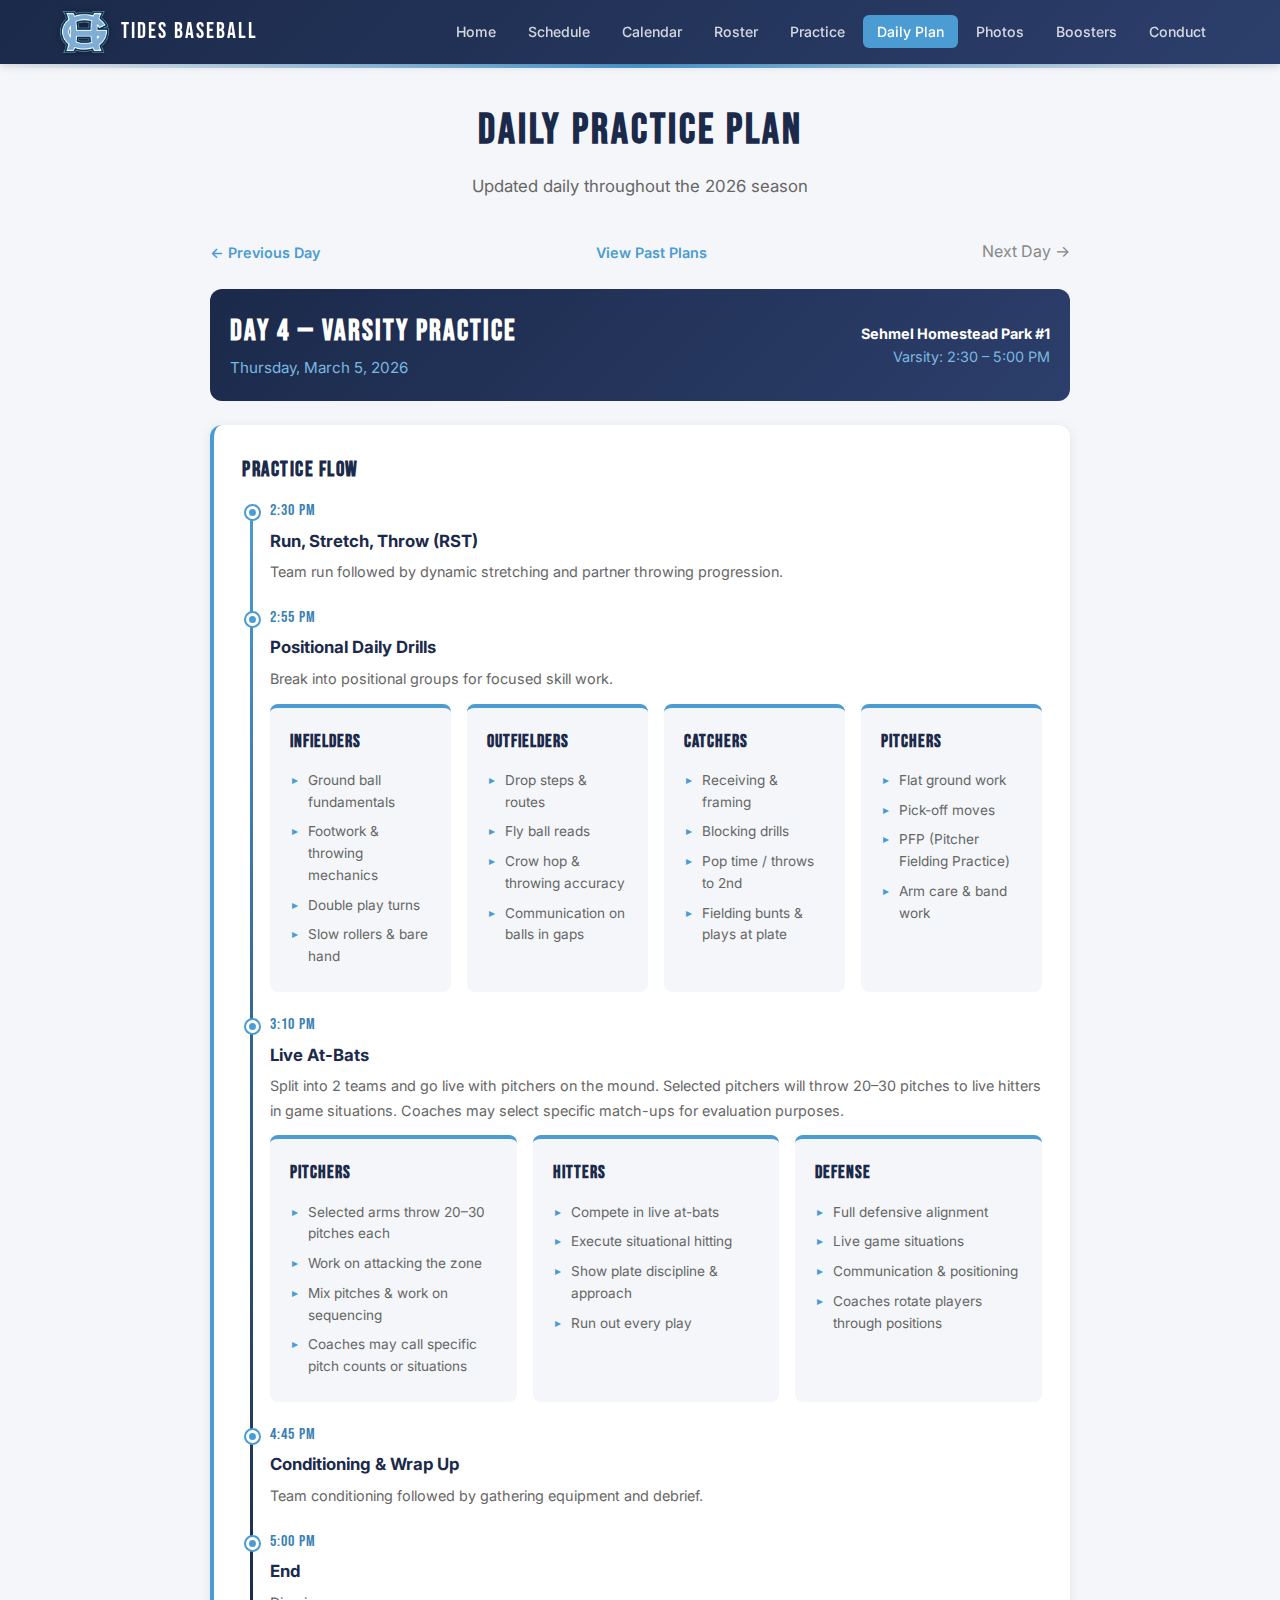
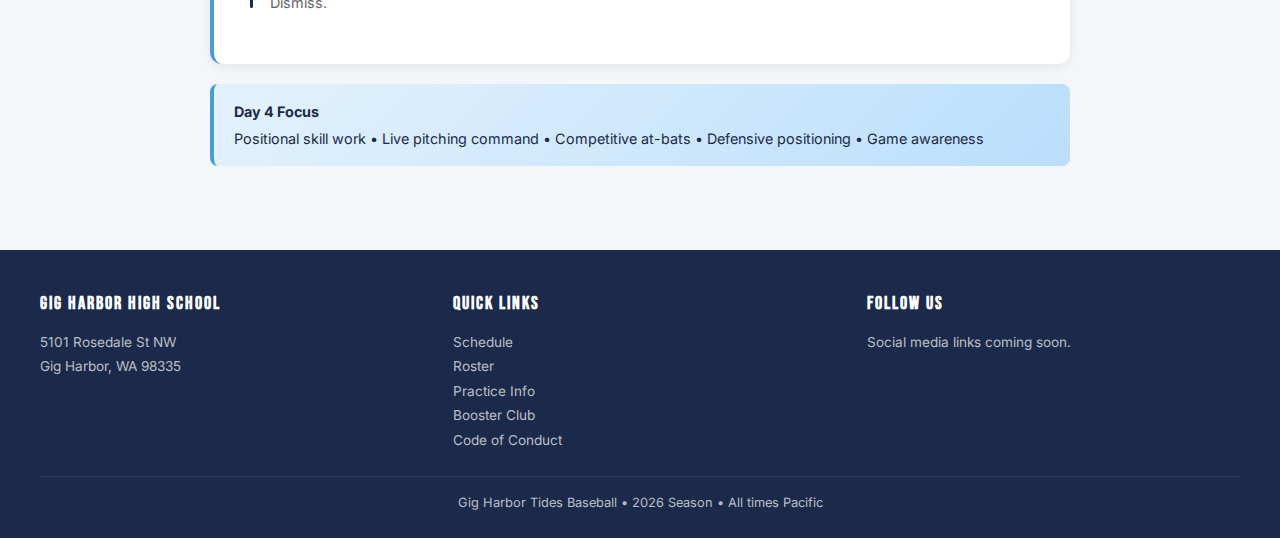
<file: practiceplan.html>
<!DOCTYPE html>
<html lang="en">
<head>
    <meta charset="UTF-8">
    <meta name="viewport" content="width=device-width, initial-scale=1.0">
    <title>Daily Practice Plan - Gig Harbor Tides Baseball</title>
    <link rel="stylesheet" href="css/styles.css?v=4">
    <style>
        .plan-date-bar {
            background: linear-gradient(135deg, var(--navy) 0%, var(--navy-light) 100%);
            color: var(--white);
            padding: 20px;
            border-radius: var(--radius);
            margin-bottom: 24px;
            display: flex;
            justify-content: space-between;
            align-items: center;
            flex-wrap: wrap;
            gap: 12px;
        }
        .plan-date-bar h2 {
            font-family: 'Bebas Neue', sans-serif;
            font-size: 1.8rem;
            letter-spacing: 2px;
            margin: 0;
            border: none;
            padding: 0;
            color: var(--white);
        }
        .plan-date-bar .plan-meta {
            font-size: 0.9rem;
            color: var(--carolina-light);
            text-align: right;
        }
        .plan-date-bar .plan-meta strong {
            color: var(--white);
        }
        .group-tabs {
            display: flex;
            gap: 8px;
            margin-bottom: 20px;
        }
        .group-tab {
            padding: 10px 24px;
            border: none;
            background: var(--white);
            cursor: pointer;
            font-family: 'Bebas Neue', sans-serif;
            font-size: 1.1rem;
            letter-spacing: 1.5px;
            color: var(--text-muted);
            border-radius: var(--radius-sm);
            box-shadow: var(--shadow);
            transition: all 0.2s;
        }
        .group-tab:hover {
            color: var(--navy);
            background: var(--light-bg);
        }
        .group-tab.active {
            background: var(--carolina);
            color: var(--white);
        }
        .group-panel {
            display: none;
        }
        .group-panel.active {
            display: block;
        }
        .timeline {
            position: relative;
            padding-left: 28px;
        }
        .timeline::before {
            content: '';
            position: absolute;
            left: 8px;
            top: 8px;
            bottom: 8px;
            width: 3px;
            background: linear-gradient(to bottom, var(--carolina), var(--navy));
            border-radius: 2px;
        }
        .timeline-item {
            position: relative;
            margin-bottom: 20px;
        }
        .timeline-item::before {
            content: '';
            position: absolute;
            left: -24px;
            top: 8px;
            width: 13px;
            height: 13px;
            background: var(--carolina);
            border: 3px solid var(--white);
            border-radius: 50%;
            box-shadow: 0 0 0 2px var(--carolina);
        }
        .timeline-time {
            font-family: 'Bebas Neue', sans-serif;
            font-size: 1rem;
            letter-spacing: 1px;
            color: var(--carolina-dark);
            margin-bottom: 4px;
        }
        .timeline-title {
            font-weight: 700;
            font-size: 1.05rem;
            color: var(--navy);
            margin-bottom: 6px;
        }
        .timeline-detail {
            font-size: 0.9rem;
            color: var(--text-light);
            line-height: 1.7;
        }
        .station-grid {
            display: grid;
            grid-template-columns: repeat(3, 1fr);
            gap: 16px;
            margin-top: 12px;
        }
        .station-card {
            background: var(--light-bg);
            border-radius: var(--radius-sm);
            padding: 20px;
            border-top: 4px solid var(--carolina);
        }
        .station-card h4 {
            font-family: 'Bebas Neue', sans-serif;
            font-size: 1.1rem;
            letter-spacing: 1px;
            color: var(--navy);
            margin-bottom: 10px;
        }
        .station-card ul {
            list-style: none;
            margin: 0;
            padding: 0;
        }
        .station-card li {
            padding: 4px 0 4px 18px;
            position: relative;
            font-size: 0.85rem;
            color: var(--text-light);
            line-height: 1.6;
        }
        .station-card li::before {
            content: '\25B8';
            position: absolute;
            left: 2px;
            color: var(--carolina);
            font-size: 0.75rem;
        }
        .station-card .station-note {
            margin-top: 10px;
            padding: 8px 12px;
            background: rgba(75,156,211,0.1);
            border-radius: 6px;
            font-size: 0.82rem;
            color: var(--navy);
            font-weight: 500;
        }
        .rotation-note {
            text-align: center;
            font-size: 0.88rem;
            color: var(--text-muted);
            font-style: italic;
            margin: 8px 0 4px;
        }
        @media (max-width: 900px) {
            .station-grid {
                grid-template-columns: repeat(2, 1fr) !important;
            }
        }
        @media (max-width: 700px) {
            .station-grid {
                grid-template-columns: 1fr !important;
            }
            .plan-date-bar {
                flex-direction: column;
                text-align: center;
            }
            .plan-date-bar .plan-meta {
                text-align: center;
            }
        }
        .day-nav {
            display: flex;
            justify-content: space-between;
            align-items: center;
            margin-bottom: 24px;
        }
        .day-nav a {
            display: inline-flex;
            align-items: center;
            gap: 6px;
            font-size: 0.9rem;
            font-weight: 600;
            color: var(--carolina);
            text-decoration: none;
        }
        .day-nav a:hover {
            color: var(--carolina-dark);
        }
        .day-nav .disabled {
            color: var(--text-muted);
            pointer-events: none;
        }
        @media print {
            .group-tabs, .day-nav { display: none; }
            .group-panel { display: block !important; page-break-inside: avoid; margin-bottom: 40px; }
            .group-panel::before {
                content: attr(data-label);
                display: block;
                font-family: 'Bebas Neue', sans-serif;
                font-size: 1.3rem;
                letter-spacing: 2px;
                color: var(--navy);
                margin-bottom: 12px;
                border-bottom: 2px solid var(--carolina);
                padding-bottom: 6px;
            }
        }
    </style>
</head>
<body>

<!-- Navigation -->
<nav class="site-nav">
    <div class="nav-inner">
        <a href="index.html" class="nav-brand">
            <img src="Logos/GH Logo.png" alt="Gig Harbor">
            <span>Tides Baseball</span>
        </a>
        <button class="nav-toggle" aria-label="Toggle navigation" onclick="document.querySelector('.nav-links').classList.toggle('open')">
            <span></span><span></span><span></span>
        </button>
        <ul class="nav-links">
            <li><a href="index.html">Home</a></li>
            <li><a href="schedule.html">Schedule</a></li>
            <li><a href="calendar.html">Calendar</a></li>
            <li><a href="roster.html">Roster</a></li>
            <li><a href="practice.html">Practice</a></li>
            <li><a href="practiceplan.html" class="active">Daily Plan</a></li>
            <li><a href="photos.html">Photos</a></li>
            <li><a href="boosters.html">Boosters</a></li>
            <li><a href="conduct.html">Conduct</a></li>
        </ul>
    </div>
</nav>
<div class="accent-bar"></div>

<div class="page-container-narrow">
    <div class="page-header">
        <h1>Daily Practice Plan</h1>
        <p>Updated daily throughout the 2026 season</p>
    </div>

    <!-- Day Navigation -->
    <div class="day-nav">
        <a href="plans/2026-03-04.html">&larr; Previous Day</a>
        <a href="plans/index.html">View Past Plans</a>
        <span class="disabled">Next Day &rarr;</span>
    </div>

    <!-- Date & Location Bar -->
    <div class="plan-date-bar">
        <div>
            <h2>Day 4 &mdash; Varsity Practice</h2>
            <span style="font-size: 0.95rem; color: var(--carolina-light);">Thursday, March 5, 2026</span>
        </div>
        <div class="plan-meta">
            <strong>Sehmel Homestead Park #1</strong><br>
            Varsity: 2:30 &ndash; 5:00 PM
        </div>
    </div>

    <div class="practice-card">
        <h3>Practice Flow</h3>
        <div class="timeline">

            <div class="timeline-item">
                <div class="timeline-time">2:30 PM</div>
                <div class="timeline-title">Run, Stretch, Throw (RST)</div>
                <div class="timeline-detail">
                    Team run followed by dynamic stretching and partner throwing progression.
                </div>
            </div>

            <div class="timeline-item">
                <div class="timeline-time">2:55 PM</div>
                <div class="timeline-title">Positional Daily Drills</div>
                <div class="timeline-detail">
                    Break into positional groups for focused skill work.
                </div>

                <div class="station-grid" style="grid-template-columns: repeat(4, 1fr);">
                    <div class="station-card">
                        <h4>Infielders</h4>
                        <ul>
                            <li>Ground ball fundamentals</li>
                            <li>Footwork &amp; throwing mechanics</li>
                            <li>Double play turns</li>
                            <li>Slow rollers &amp; bare hand</li>
                        </ul>
                    </div>

                    <div class="station-card">
                        <h4>Outfielders</h4>
                        <ul>
                            <li>Drop steps &amp; routes</li>
                            <li>Fly ball reads</li>
                            <li>Crow hop &amp; throwing accuracy</li>
                            <li>Communication on balls in gaps</li>
                        </ul>
                    </div>

                    <div class="station-card">
                        <h4>Catchers</h4>
                        <ul>
                            <li>Receiving &amp; framing</li>
                            <li>Blocking drills</li>
                            <li>Pop time / throws to 2nd</li>
                            <li>Fielding bunts &amp; plays at plate</li>
                        </ul>
                    </div>

                    <div class="station-card">
                        <h4>Pitchers</h4>
                        <ul>
                            <li>Flat ground work</li>
                            <li>Pick-off moves</li>
                            <li>PFP (Pitcher Fielding Practice)</li>
                            <li>Arm care &amp; band work</li>
                        </ul>
                    </div>
                </div>
            </div>

            <div class="timeline-item">
                <div class="timeline-time">3:10 PM</div>
                <div class="timeline-title">Live At-Bats</div>
                <div class="timeline-detail">
                    Split into 2 teams and go live with pitchers on the mound. Selected pitchers will throw 20&ndash;30 pitches to live hitters in game situations. Coaches may select specific match-ups for evaluation purposes.
                </div>

                <div class="station-grid">
                    <div class="station-card">
                        <h4>Pitchers</h4>
                        <ul>
                            <li>Selected arms throw 20&ndash;30 pitches each</li>
                            <li>Work on attacking the zone</li>
                            <li>Mix pitches &amp; work on sequencing</li>
                            <li>Coaches may call specific pitch counts or situations</li>
                        </ul>
                    </div>

                    <div class="station-card">
                        <h4>Hitters</h4>
                        <ul>
                            <li>Compete in live at-bats</li>
                            <li>Execute situational hitting</li>
                            <li>Show plate discipline &amp; approach</li>
                            <li>Run out every play</li>
                        </ul>
                    </div>

                    <div class="station-card">
                        <h4>Defense</h4>
                        <ul>
                            <li>Full defensive alignment</li>
                            <li>Live game situations</li>
                            <li>Communication &amp; positioning</li>
                            <li>Coaches rotate players through positions</li>
                        </ul>
                    </div>
                </div>
            </div>

            <div class="timeline-item">
                <div class="timeline-time">4:45 PM</div>
                <div class="timeline-title">Conditioning &amp; Wrap Up</div>
                <div class="timeline-detail">
                    Team conditioning followed by gathering equipment and debrief.
                </div>
            </div>

            <div class="timeline-item">
                <div class="timeline-time">5:00 PM</div>
                <div class="timeline-title">End</div>
                <div class="timeline-detail">
                    Dismiss.
                </div>
            </div>

        </div>
    </div>

    <!-- Evaluation Checklist -->
    <div class="notice-card" style="margin-top: 8px;">
        <strong>Day 4 Focus</strong>
        Positional skill work &bull; Live pitching command &bull; Competitive at-bats &bull; Defensive positioning &bull; Game awareness
    </div>

</div>

<!-- Footer -->
<footer class="site-footer">
    <div class="footer-inner">
        <div class="footer-col">
            <h3>Gig Harbor High School</h3>
            <p>5101 Rosedale St NW<br>Gig Harbor, WA 98335</p>
        </div>
        <div class="footer-col">
            <h3>Quick Links</h3>
            <ul>
                <li><a href="schedule.html">Schedule</a></li>
                <li><a href="roster.html">Roster</a></li>
                <li><a href="practice.html">Practice Info</a></li>
                <li><a href="boosters.html">Booster Club</a></li>
                <li><a href="conduct.html">Code of Conduct</a></li>
            </ul>
        </div>
        <div class="footer-col">
            <h3>Follow Us</h3>
            <p>Social media links coming soon.</p>
        </div>
    </div>
    <div class="footer-bottom">
        <p>Gig Harbor Tides Baseball &bull; 2026 Season &bull; All times Pacific</p>
    </div>
</footer>

<script>
function switchGroup(id) {
    document.querySelectorAll('.group-panel').forEach(p => p.classList.remove('active'));
    document.querySelectorAll('.group-tab').forEach(t => t.classList.remove('active'));
    document.getElementById(id).classList.add('active');
    event.currentTarget.classList.add('active');
}

// Date-based plan routing
// This page shows the plan for this date:
var THIS_PAGE_DATE = '2026-03-05';

// All available plan dates (sorted chronologically)
var PLAN_DATES = [
    '2026-03-02',
    '2026-03-03',
    '2026-03-04',
    '2026-03-05'
];

(function() {
    var now = new Date();
    var today = now.getFullYear() + '-' +
        String(now.getMonth() + 1).padStart(2, '0') + '-' +
        String(now.getDate()).padStart(2, '0');

    // If today matches this page, we're good
    if (today === THIS_PAGE_DATE) return;

    // Find the best plan: today's plan, or the most recent past plan
    var target = null;
    for (var i = PLAN_DATES.length - 1; i >= 0; i--) {
        if (PLAN_DATES[i] <= today) {
            target = PLAN_DATES[i];
            break;
        }
    }

    // If no past plan found, or the best match is this page, stay here
    if (!target || target === THIS_PAGE_DATE) return;

    // Redirect to the archived plan for that date
    window.location.replace('plans/' + target + '.html');
})();
</script>

</body>
</html>
</file>
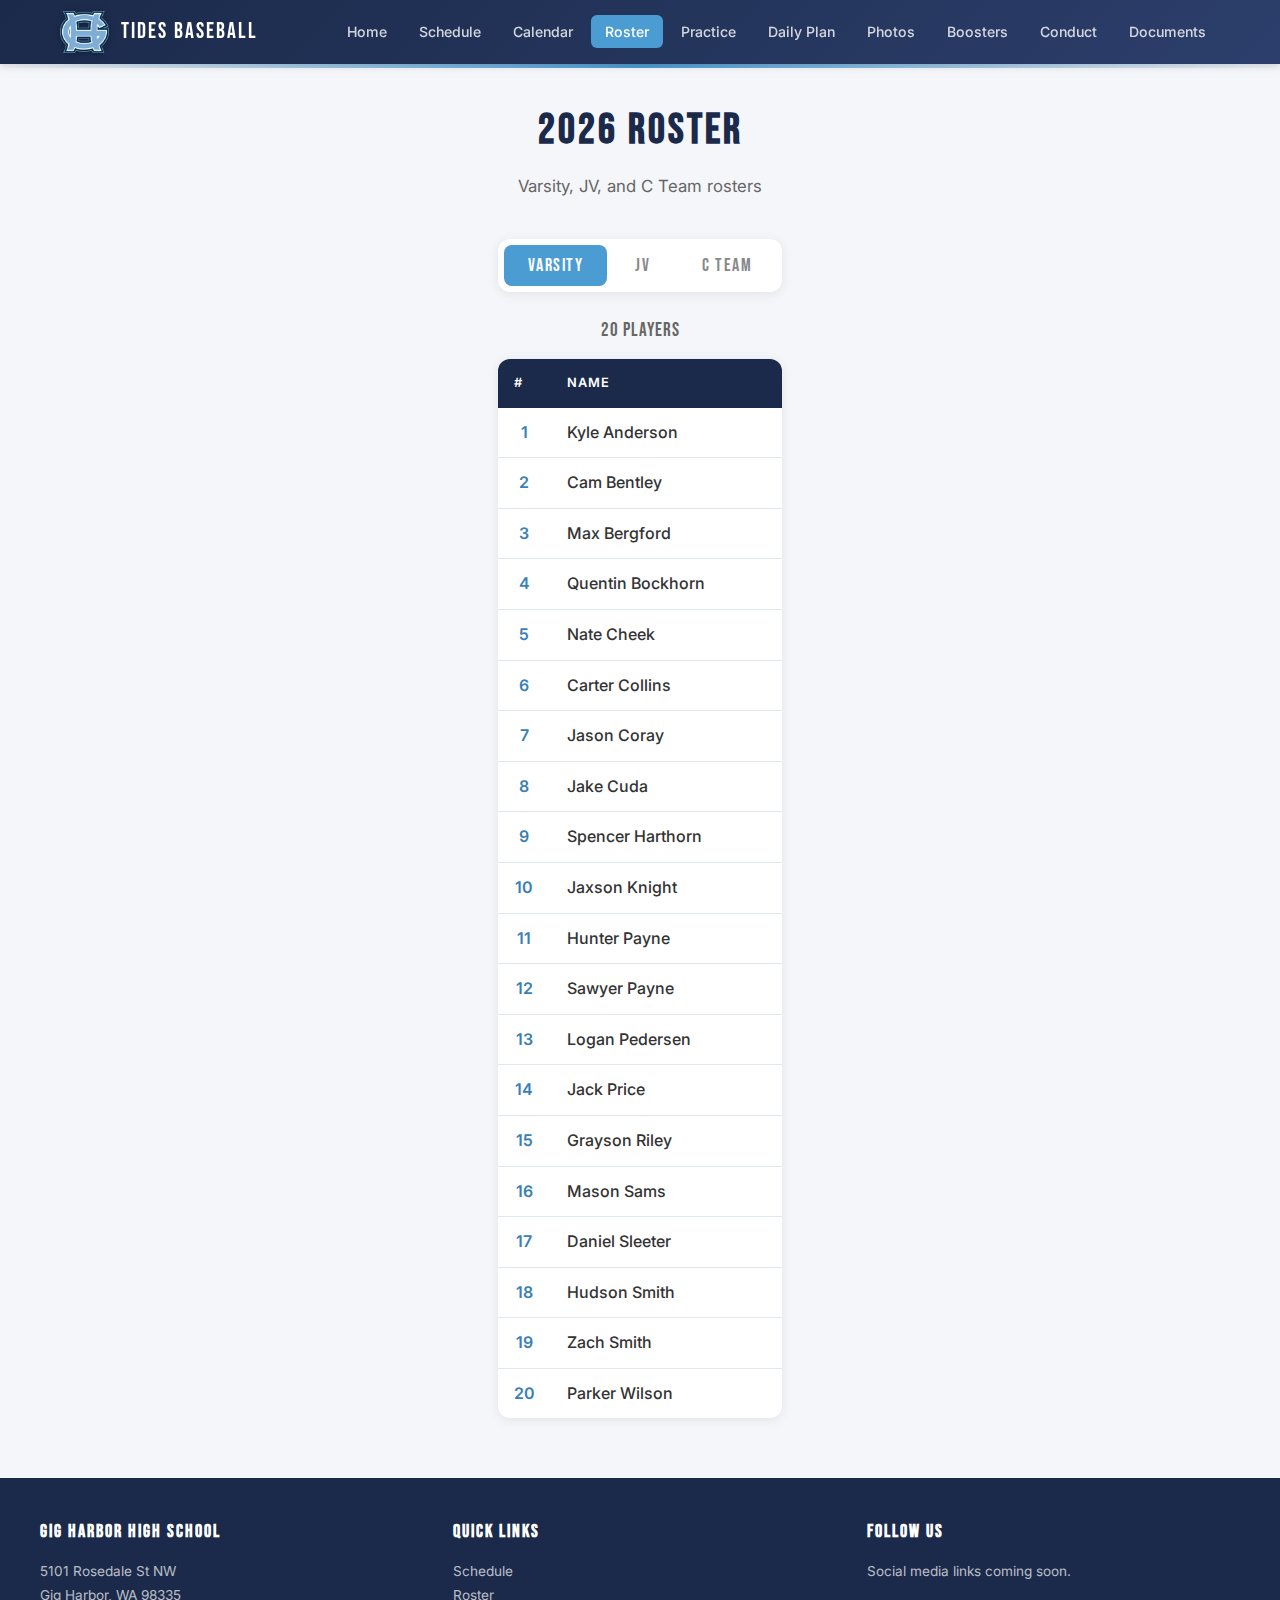
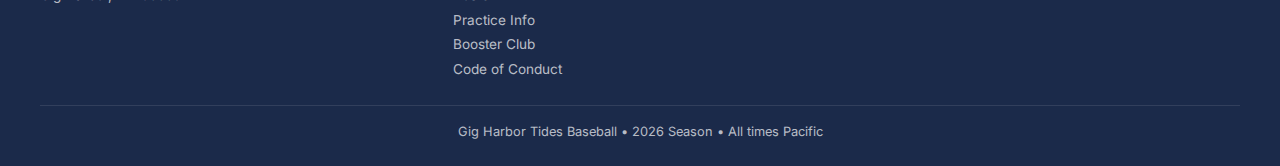
<file: roster.html>
<!DOCTYPE html>
<html lang="en">
<head>
    <meta charset="UTF-8">
    <meta name="viewport" content="width=device-width, initial-scale=1.0">
    <title>Roster - Gig Harbor Tides Baseball</title>
    <link rel="stylesheet" href="css/styles.css?v=4">
</head>
<body>

<!-- Navigation -->
<nav class="site-nav">
    <div class="nav-inner">
        <a href="index.html" class="nav-brand">
            <img src="Logos/GH Logo.png" alt="Gig Harbor">
            <span>Tides Baseball</span>
        </a>
        <button class="nav-toggle" aria-label="Toggle navigation" onclick="document.querySelector('.nav-links').classList.toggle('open')">
            <span></span><span></span><span></span>
        </button>
        <ul class="nav-links">
            <li><a href="index.html">Home</a></li>
            <li><a href="schedule.html">Schedule</a></li>
            <li><a href="calendar.html">Calendar</a></li>
            <li><a href="roster.html" class="active">Roster</a></li>
            <li><a href="practice.html">Practice</a></li>
            <li><a href="practiceplan.html">Daily Plan</a></li>
            <li><a href="photos.html">Photos</a></li>
            <li><a href="boosters.html">Boosters</a></li>
            <li><a href="conduct.html">Conduct</a></li>
            <li><a href="docs.html">Documents</a></li>
        </ul>
    </div>
</nav>
<div class="accent-bar"></div>

<div class="page-container-narrow">
    <div class="page-header">
        <h1>2026 Roster</h1>
        <p>Varsity, JV, and C Team rosters</p>
    </div>

    <!-- Tabs -->
    <div class="tab-nav">
        <button class="tab-btn active" onclick="switchTab('varsity')">Varsity</button>
        <button class="tab-btn" onclick="switchTab('jv')">JV</button>
        <button class="tab-btn" onclick="switchTab('cteam')">C Team</button>
    </div>

    <div id="tab-varsity" class="tab-content active">
        <div class="roster-count">20 Players</div>
        <table class="schedule-table roster-table">
            <thead>
                <tr>
                    <th>#</th>
                    <th>Name</th>
                </tr>
            </thead>
            <tbody>
                <tr><td>1</td><td>Kyle Anderson</td></tr>
                <tr><td>2</td><td>Cam Bentley</td></tr>
                <tr><td>3</td><td>Max Bergford</td></tr>
                <tr><td>4</td><td>Quentin Bockhorn</td></tr>
                <tr><td>5</td><td>Nate Cheek</td></tr>
                <tr><td>6</td><td>Carter Collins</td></tr>
                <tr><td>7</td><td>Jason Coray</td></tr>
                <tr><td>8</td><td>Jake Cuda</td></tr>
                <tr><td>9</td><td>Spencer Harthorn</td></tr>
                <tr><td>10</td><td>Jaxson Knight</td></tr>
                <tr><td>11</td><td>Hunter Payne</td></tr>
                <tr><td>12</td><td>Sawyer Payne</td></tr>
                <tr><td>13</td><td>Logan Pedersen</td></tr>
                <tr><td>14</td><td>Jack Price</td></tr>
                <tr><td>15</td><td>Grayson Riley</td></tr>
                <tr><td>16</td><td>Mason Sams</td></tr>
                <tr><td>17</td><td>Daniel Sleeter</td></tr>
                <tr><td>18</td><td>Hudson Smith</td></tr>
                <tr><td>19</td><td>Zach Smith</td></tr>
                <tr><td>20</td><td>Parker Wilson</td></tr>
            </tbody>
        </table>
    </div>

    <div id="tab-jv" class="tab-content">
        <div class="roster-count">15 Players</div>
        <table class="schedule-table roster-table">
            <thead>
                <tr>
                    <th>#</th>
                    <th>Name</th>
                </tr>
            </thead>
            <tbody>
                <tr><td>1</td><td>Chase Attebery</td></tr>
                <tr><td>2</td><td>Oliver Bass</td></tr>
                <tr><td>3</td><td>Henry Evans</td></tr>
                <tr><td>4</td><td>Cam Flowers</td></tr>
                <tr><td>5</td><td>Luke Griswold</td></tr>
                <tr><td>6</td><td>Griffin Hildebrand</td></tr>
                <tr><td>7</td><td>Michael Justice</td></tr>
                <tr><td>8</td><td>Ethan Knapp</td></tr>
                <tr><td>9</td><td>Jackson Newgard</td></tr>
                <tr><td>10</td><td>Finley Rioux</td></tr>
                <tr><td>11</td><td>Evan Shoquist</td></tr>
                <tr><td>12</td><td>Hawken Smith</td></tr>
                <tr><td>13</td><td>Ryder Turnley</td></tr>
                <tr><td>14</td><td>Jonah Vitovich</td></tr>
                <tr><td>15</td><td>Danny Vorobets</td></tr>
            </tbody>
        </table>
    </div>

    <div id="tab-cteam" class="tab-content">
        <div class="roster-count">14 Players</div>
        <table class="schedule-table roster-table">
            <thead>
                <tr>
                    <th>#</th>
                    <th>Name</th>
                </tr>
            </thead>
            <tbody>
                <tr><td>1</td><td>Evan Barclay</td></tr>
                <tr><td>2</td><td>Rowan Blankers</td></tr>
                <tr><td>3</td><td>Trevor Brown</td></tr>
                <tr><td>4</td><td>Alexander Bush</td></tr>
                <tr><td>5</td><td>Sam Cuda</td></tr>
                <tr><td>6</td><td>Cooper Janin</td></tr>
                <tr><td>7</td><td>Cole Krause</td></tr>
                <tr><td>8</td><td>Game LaPlante</td></tr>
                <tr><td>9</td><td>Henry Michael</td></tr>
                <tr><td>10</td><td>Luca Occhiogrosso</td></tr>
                <tr><td>11</td><td>Hunter Olsen</td></tr>
                <tr><td>12</td><td>Landon Reed</td></tr>
                <tr><td>13</td><td>Lucas Richards</td></tr>
                <tr><td>14</td><td>Lief Wellborn</td></tr>
            </tbody>
        </table>
    </div>
</div>

<!-- Footer -->
<footer class="site-footer">
    <div class="footer-inner">
        <div class="footer-col">
            <h3>Gig Harbor High School</h3>
            <p>5101 Rosedale St NW<br>Gig Harbor, WA 98335</p>
        </div>
        <div class="footer-col">
            <h3>Quick Links</h3>
            <ul>
                <li><a href="schedule.html">Schedule</a></li>
                <li><a href="roster.html">Roster</a></li>
                <li><a href="practice.html">Practice Info</a></li>
                <li><a href="boosters.html">Booster Club</a></li>
                <li><a href="conduct.html">Code of Conduct</a></li>
            </ul>
        </div>
        <div class="footer-col">
            <h3>Follow Us</h3>
            <p>Social media links coming soon.</p>
        </div>
    </div>
    <div class="footer-bottom">
        <p>Gig Harbor Tides Baseball &bull; 2026 Season &bull; All times Pacific</p>
    </div>
</footer>

<script>
function switchTab(tab) {
    document.querySelectorAll('.tab-content').forEach(function(el) {
        el.classList.remove('active');
    });
    document.querySelectorAll('.tab-btn').forEach(function(btn) {
        btn.classList.remove('active');
    });
    document.getElementById('tab-' + tab).classList.add('active');
    event.currentTarget.classList.add('active');
}
</script>

</body>
</html>
</file>
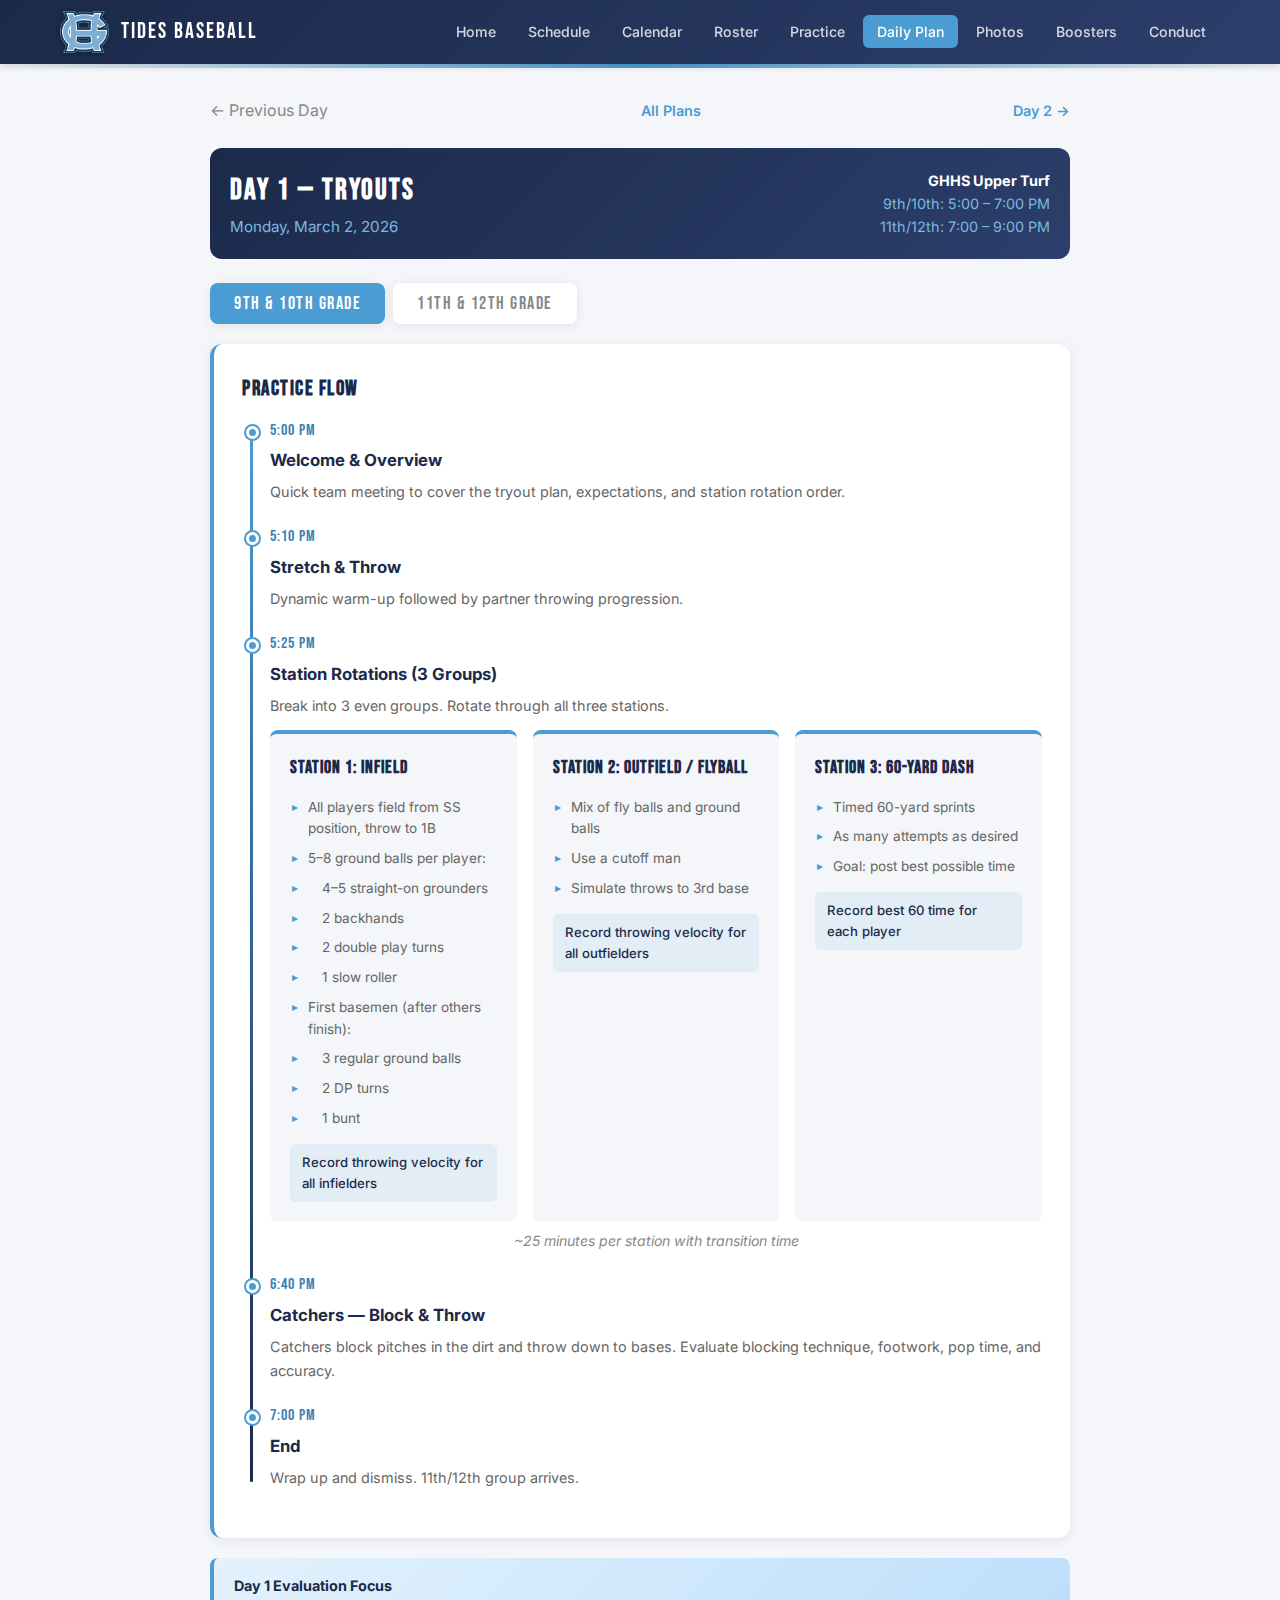
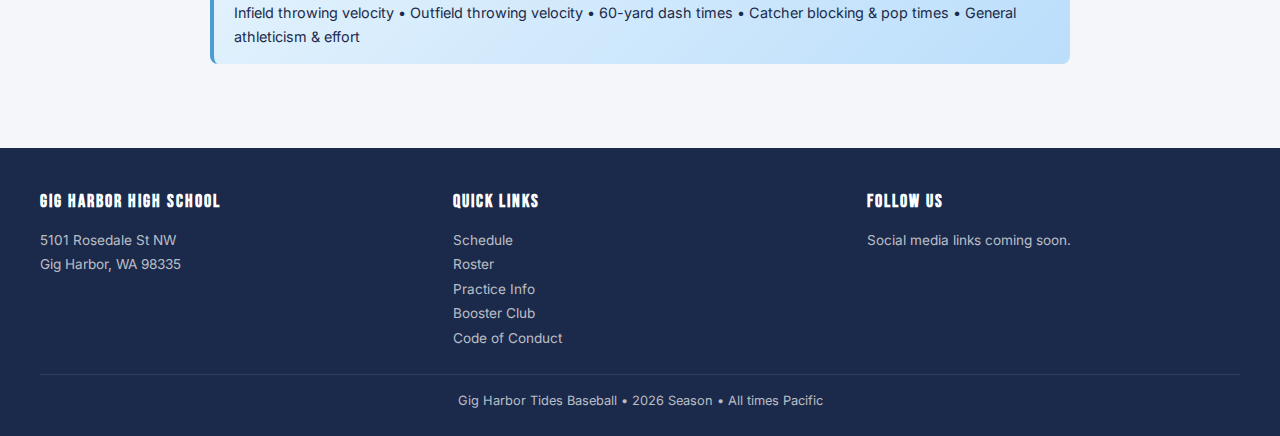
<file: plans/2026-03-02.html>
<!DOCTYPE html>
<html lang="en">
<head>
    <meta charset="UTF-8">
    <meta name="viewport" content="width=device-width, initial-scale=1.0">
    <title>Day 1 Tryouts - Practice Plan Archive - Gig Harbor Tides Baseball</title>
    <link rel="stylesheet" href="../css/styles.css?v=4">
    <style>
        .plan-date-bar {
            background: linear-gradient(135deg, var(--navy) 0%, var(--navy-light) 100%);
            color: var(--white);
            padding: 20px;
            border-radius: var(--radius);
            margin-bottom: 24px;
            display: flex;
            justify-content: space-between;
            align-items: center;
            flex-wrap: wrap;
            gap: 12px;
        }
        .plan-date-bar h2 {
            font-family: 'Bebas Neue', sans-serif;
            font-size: 1.8rem;
            letter-spacing: 2px;
            margin: 0;
            border: none;
            padding: 0;
            color: var(--white);
        }
        .plan-date-bar .plan-meta {
            font-size: 0.9rem;
            color: var(--carolina-light);
            text-align: right;
        }
        .plan-date-bar .plan-meta strong {
            color: var(--white);
        }
        .group-tabs {
            display: flex;
            gap: 8px;
            margin-bottom: 20px;
        }
        .group-tab {
            padding: 10px 24px;
            border: none;
            background: var(--white);
            cursor: pointer;
            font-family: 'Bebas Neue', sans-serif;
            font-size: 1.1rem;
            letter-spacing: 1.5px;
            color: var(--text-muted);
            border-radius: var(--radius-sm);
            box-shadow: var(--shadow);
            transition: all 0.2s;
        }
        .group-tab:hover {
            color: var(--navy);
            background: var(--light-bg);
        }
        .group-tab.active {
            background: var(--carolina);
            color: var(--white);
        }
        .group-panel {
            display: none;
        }
        .group-panel.active {
            display: block;
        }
        .timeline {
            position: relative;
            padding-left: 28px;
        }
        .timeline::before {
            content: '';
            position: absolute;
            left: 8px;
            top: 8px;
            bottom: 8px;
            width: 3px;
            background: linear-gradient(to bottom, var(--carolina), var(--navy));
            border-radius: 2px;
        }
        .timeline-item {
            position: relative;
            margin-bottom: 20px;
        }
        .timeline-item::before {
            content: '';
            position: absolute;
            left: -24px;
            top: 8px;
            width: 13px;
            height: 13px;
            background: var(--carolina);
            border: 3px solid var(--white);
            border-radius: 50%;
            box-shadow: 0 0 0 2px var(--carolina);
        }
        .timeline-time {
            font-family: 'Bebas Neue', sans-serif;
            font-size: 1rem;
            letter-spacing: 1px;
            color: var(--carolina-dark);
            margin-bottom: 4px;
        }
        .timeline-title {
            font-weight: 700;
            font-size: 1.05rem;
            color: var(--navy);
            margin-bottom: 6px;
        }
        .timeline-detail {
            font-size: 0.9rem;
            color: var(--text-light);
            line-height: 1.7;
        }
        .station-grid {
            display: grid;
            grid-template-columns: repeat(3, 1fr);
            gap: 16px;
            margin-top: 12px;
        }
        .station-card {
            background: var(--light-bg);
            border-radius: var(--radius-sm);
            padding: 20px;
            border-top: 4px solid var(--carolina);
        }
        .station-card h4 {
            font-family: 'Bebas Neue', sans-serif;
            font-size: 1.1rem;
            letter-spacing: 1px;
            color: var(--navy);
            margin-bottom: 10px;
        }
        .station-card ul {
            list-style: none;
            margin: 0;
            padding: 0;
        }
        .station-card li {
            padding: 4px 0 4px 18px;
            position: relative;
            font-size: 0.85rem;
            color: var(--text-light);
            line-height: 1.6;
        }
        .station-card li::before {
            content: '\25B8';
            position: absolute;
            left: 2px;
            color: var(--carolina);
            font-size: 0.75rem;
        }
        .station-card .station-note {
            margin-top: 10px;
            padding: 8px 12px;
            background: rgba(75,156,211,0.1);
            border-radius: 6px;
            font-size: 0.82rem;
            color: var(--navy);
            font-weight: 500;
        }
        .rotation-note {
            text-align: center;
            font-size: 0.88rem;
            color: var(--text-muted);
            font-style: italic;
            margin: 8px 0 4px;
        }
        .day-nav {
            display: flex;
            justify-content: space-between;
            align-items: center;
            margin-bottom: 24px;
        }
        .day-nav a {
            display: inline-flex;
            align-items: center;
            gap: 6px;
            font-size: 0.9rem;
            font-weight: 600;
            color: var(--carolina);
            text-decoration: none;
        }
        .day-nav a:hover {
            color: var(--carolina-dark);
        }
        .day-nav .disabled {
            color: var(--text-muted);
            pointer-events: none;
        }
        @media (max-width: 700px) {
            .station-grid {
                grid-template-columns: 1fr;
            }
            .plan-date-bar {
                flex-direction: column;
                text-align: center;
            }
            .plan-date-bar .plan-meta {
                text-align: center;
            }
        }
        @media print {
            .group-tabs, .day-nav { display: none; }
            .group-panel { display: block !important; page-break-inside: avoid; margin-bottom: 40px; }
            .group-panel::before {
                content: attr(data-label);
                display: block;
                font-family: 'Bebas Neue', sans-serif;
                font-size: 1.3rem;
                letter-spacing: 2px;
                color: var(--navy);
                margin-bottom: 12px;
                border-bottom: 2px solid var(--carolina);
                padding-bottom: 6px;
            }
        }
    </style>
</head>
<body>

<!-- Navigation -->
<nav class="site-nav">
    <div class="nav-inner">
        <a href="../index.html" class="nav-brand">
            <img src="../Logos/GH Logo.png" alt="Gig Harbor">
            <span>Tides Baseball</span>
        </a>
        <button class="nav-toggle" aria-label="Toggle navigation" onclick="document.querySelector('.nav-links').classList.toggle('open')">
            <span></span><span></span><span></span>
        </button>
        <ul class="nav-links">
            <li><a href="../index.html">Home</a></li>
            <li><a href="../schedule.html">Schedule</a></li>
            <li><a href="../calendar.html">Calendar</a></li>
            <li><a href="../roster.html">Roster</a></li>
            <li><a href="../practice.html">Practice</a></li>
            <li><a href="../practiceplan.html" class="active">Daily Plan</a></li>
            <li><a href="../photos.html">Photos</a></li>
            <li><a href="../boosters.html">Boosters</a></li>
            <li><a href="../conduct.html">Conduct</a></li>
        </ul>
    </div>
</nav>
<div class="accent-bar"></div>

<div class="page-container-narrow">

    <!-- Day Navigation -->
    <div class="day-nav">
        <span class="disabled">&larr; Previous Day</span>
        <a href="index.html">All Plans</a>
        <a href="2026-03-03.html">Day 2 &rarr;</a>
    </div>

    <!-- Date & Location Bar -->
    <div class="plan-date-bar">
        <div>
            <h2>Day 1 &mdash; Tryouts</h2>
            <span style="font-size: 0.95rem; color: var(--carolina-light);">Monday, March 2, 2026</span>
        </div>
        <div class="plan-meta">
            <strong>GHHS Upper Turf</strong><br>
            9th/10th: 5:00 &ndash; 7:00 PM<br>
            11th/12th: 7:00 &ndash; 9:00 PM
        </div>
    </div>

    <!-- Group Tabs -->
    <div class="group-tabs">
        <button class="group-tab active" onclick="switchGroup('group910')">9th &amp; 10th Grade</button>
        <button class="group-tab" onclick="switchGroup('group1112')">11th &amp; 12th Grade</button>
    </div>

    <!-- 9th & 10th Grade Plan -->
    <div id="group910" class="group-panel active" data-label="9th &amp; 10th Grade &mdash; 5:00 &ndash; 7:00 PM">

        <div class="practice-card">
            <h3>Practice Flow</h3>
            <div class="timeline">

                <div class="timeline-item">
                    <div class="timeline-time">5:00 PM</div>
                    <div class="timeline-title">Welcome &amp; Overview</div>
                    <div class="timeline-detail">
                        Quick team meeting to cover the tryout plan, expectations, and station rotation order.
                    </div>
                </div>

                <div class="timeline-item">
                    <div class="timeline-time">5:10 PM</div>
                    <div class="timeline-title">Stretch &amp; Throw</div>
                    <div class="timeline-detail">
                        Dynamic warm-up followed by partner throwing progression.
                    </div>
                </div>

                <div class="timeline-item">
                    <div class="timeline-time">5:25 PM</div>
                    <div class="timeline-title">Station Rotations (3 Groups)</div>
                    <div class="timeline-detail">
                        Break into 3 even groups. Rotate through all three stations.
                    </div>

                    <div class="station-grid">
                        <div class="station-card">
                            <h4>Station 1: Infield</h4>
                            <ul>
                                <li>All players field from SS position, throw to 1B</li>
                                <li>5&ndash;8 ground balls per player:</li>
                                <li style="padding-left: 32px;">4&ndash;5 straight-on grounders</li>
                                <li style="padding-left: 32px;">2 backhands</li>
                                <li style="padding-left: 32px;">2 double play turns</li>
                                <li style="padding-left: 32px;">1 slow roller</li>
                                <li>First basemen (after others finish):</li>
                                <li style="padding-left: 32px;">3 regular ground balls</li>
                                <li style="padding-left: 32px;">2 DP turns</li>
                                <li style="padding-left: 32px;">1 bunt</li>
                            </ul>
                            <div class="station-note">Record throwing velocity for all infielders</div>
                        </div>

                        <div class="station-card">
                            <h4>Station 2: Outfield / Flyball</h4>
                            <ul>
                                <li>Mix of fly balls and ground balls</li>
                                <li>Use a cutoff man</li>
                                <li>Simulate throws to 3rd base</li>
                            </ul>
                            <div class="station-note">Record throwing velocity for all outfielders</div>
                        </div>

                        <div class="station-card">
                            <h4>Station 3: 60-Yard Dash</h4>
                            <ul>
                                <li>Timed 60-yard sprints</li>
                                <li>As many attempts as desired</li>
                                <li>Goal: post best possible time</li>
                            </ul>
                            <div class="station-note">Record best 60 time for each player</div>
                        </div>
                    </div>
                    <p class="rotation-note">~25 minutes per station with transition time</p>
                </div>

                <div class="timeline-item">
                    <div class="timeline-time">6:40 PM</div>
                    <div class="timeline-title">Catchers &mdash; Block &amp; Throw</div>
                    <div class="timeline-detail">
                        Catchers block pitches in the dirt and throw down to bases. Evaluate blocking technique, footwork, pop time, and accuracy.
                    </div>
                </div>

                <div class="timeline-item">
                    <div class="timeline-time">7:00 PM</div>
                    <div class="timeline-title">End</div>
                    <div class="timeline-detail">
                        Wrap up and dismiss. 11th/12th group arrives.
                    </div>
                </div>

            </div>
        </div>
    </div>

    <!-- 11th & 12th Grade Plan -->
    <div id="group1112" class="group-panel" data-label="11th &amp; 12th Grade &mdash; 7:00 &ndash; 9:00 PM">

        <div class="practice-card">
            <h3>Practice Flow</h3>
            <div class="timeline">

                <div class="timeline-item">
                    <div class="timeline-time">7:00 PM</div>
                    <div class="timeline-title">Welcome &amp; Overview</div>
                    <div class="timeline-detail">
                        Quick team meeting to cover the tryout plan, expectations, and station rotation order.
                    </div>
                </div>

                <div class="timeline-item">
                    <div class="timeline-time">7:10 PM</div>
                    <div class="timeline-title">Stretch &amp; Throw</div>
                    <div class="timeline-detail">
                        Dynamic warm-up followed by partner throwing progression.
                    </div>
                </div>

                <div class="timeline-item">
                    <div class="timeline-time">7:25 PM</div>
                    <div class="timeline-title">Station Rotations (3 Groups)</div>
                    <div class="timeline-detail">
                        Break into 3 even groups. Rotate through all three stations.
                    </div>

                    <div class="station-grid">
                        <div class="station-card">
                            <h4>Station 1: Infield</h4>
                            <ul>
                                <li>All players field from SS position, throw to 1B</li>
                                <li>5&ndash;8 ground balls per player:</li>
                                <li style="padding-left: 32px;">4&ndash;5 straight-on grounders</li>
                                <li style="padding-left: 32px;">2 backhands</li>
                                <li style="padding-left: 32px;">2 double play turns</li>
                                <li style="padding-left: 32px;">1 slow roller</li>
                                <li>First basemen (after others finish):</li>
                                <li style="padding-left: 32px;">3 regular ground balls</li>
                                <li style="padding-left: 32px;">2 DP turns</li>
                                <li style="padding-left: 32px;">1 bunt</li>
                            </ul>
                            <div class="station-note">Record throwing velocity for all infielders</div>
                        </div>

                        <div class="station-card">
                            <h4>Station 2: Outfield / Flyball</h4>
                            <ul>
                                <li>Mix of fly balls and ground balls</li>
                                <li>Use a cutoff man</li>
                                <li>Simulate throws to 3rd base</li>
                            </ul>
                            <div class="station-note">Record throwing velocity for all outfielders</div>
                        </div>

                        <div class="station-card">
                            <h4>Station 3: 60-Yard Dash</h4>
                            <ul>
                                <li>Timed 60-yard sprints</li>
                                <li>As many attempts as desired</li>
                                <li>Goal: post best possible time</li>
                            </ul>
                            <div class="station-note">Record best 60 time for each player</div>
                        </div>
                    </div>
                    <p class="rotation-note">~25 minutes per station with transition time</p>
                </div>

                <div class="timeline-item">
                    <div class="timeline-time">8:40 PM</div>
                    <div class="timeline-title">Catchers &mdash; Block &amp; Throw</div>
                    <div class="timeline-detail">
                        Catchers block pitches in the dirt and throw down to bases. Evaluate blocking technique, footwork, pop time, and accuracy.
                    </div>
                </div>

                <div class="timeline-item">
                    <div class="timeline-time">9:00 PM</div>
                    <div class="timeline-title">End</div>
                    <div class="timeline-detail">
                        Wrap up and dismiss.
                    </div>
                </div>

            </div>
        </div>
    </div>

    <!-- Evaluation Checklist -->
    <div class="notice-card" style="margin-top: 8px;">
        <strong>Day 1 Evaluation Focus</strong>
        Infield throwing velocity &bull; Outfield throwing velocity &bull; 60-yard dash times &bull; Catcher blocking &amp; pop times &bull; General athleticism &amp; effort
    </div>

</div>

<!-- Footer -->
<footer class="site-footer">
    <div class="footer-inner">
        <div class="footer-col">
            <h3>Gig Harbor High School</h3>
            <p>5101 Rosedale St NW<br>Gig Harbor, WA 98335</p>
        </div>
        <div class="footer-col">
            <h3>Quick Links</h3>
            <ul>
                <li><a href="../schedule.html">Schedule</a></li>
                <li><a href="../roster.html">Roster</a></li>
                <li><a href="../practice.html">Practice Info</a></li>
                <li><a href="../boosters.html">Booster Club</a></li>
                <li><a href="../conduct.html">Code of Conduct</a></li>
            </ul>
        </div>
        <div class="footer-col">
            <h3>Follow Us</h3>
            <p>Social media links coming soon.</p>
        </div>
    </div>
    <div class="footer-bottom">
        <p>Gig Harbor Tides Baseball &bull; 2026 Season &bull; All times Pacific</p>
    </div>
</footer>

<script>
function switchGroup(id) {
    document.querySelectorAll('.group-panel').forEach(p => p.classList.remove('active'));
    document.querySelectorAll('.group-tab').forEach(t => t.classList.remove('active'));
    document.getElementById(id).classList.add('active');
    event.currentTarget.classList.add('active');
}
</script>

</body>
</html>
</file>
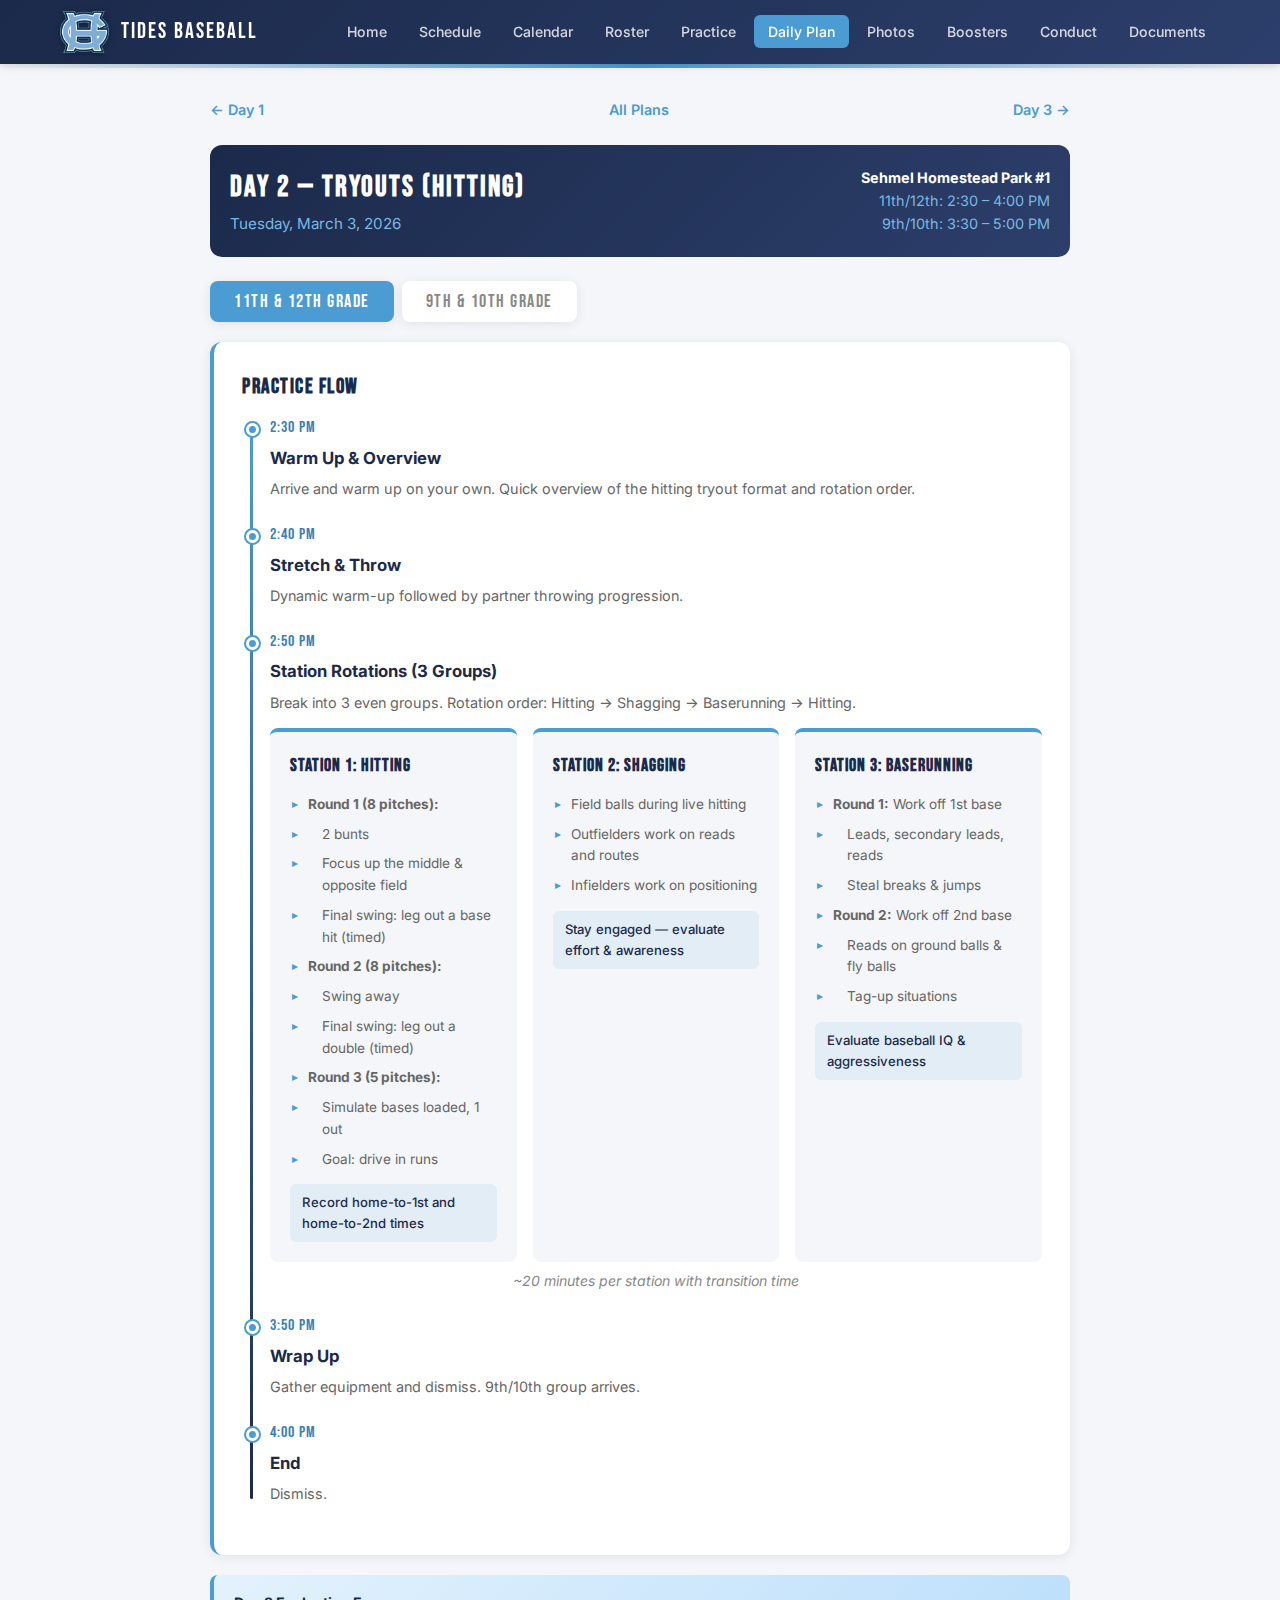
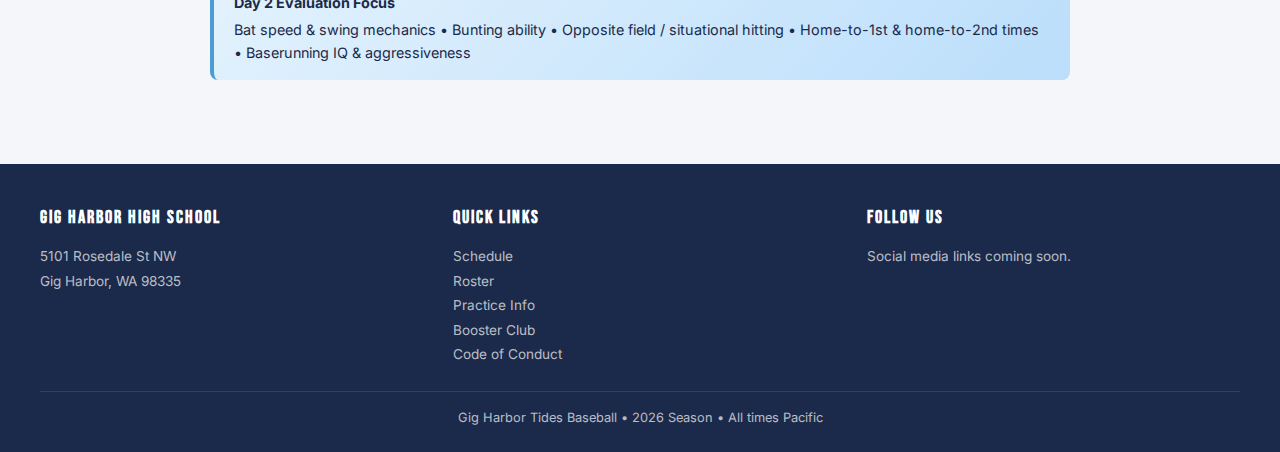
<file: plans/2026-03-03.html>
<!DOCTYPE html>
<html lang="en">
<head>
    <meta charset="UTF-8">
    <meta name="viewport" content="width=device-width, initial-scale=1.0">
    <title>Day 2 Tryouts (Hitting) - Practice Plan Archive - Gig Harbor Tides Baseball</title>
    <link rel="stylesheet" href="../css/styles.css?v=4">
    <style>
        .plan-date-bar {
            background: linear-gradient(135deg, var(--navy) 0%, var(--navy-light) 100%);
            color: var(--white);
            padding: 20px;
            border-radius: var(--radius);
            margin-bottom: 24px;
            display: flex;
            justify-content: space-between;
            align-items: center;
            flex-wrap: wrap;
            gap: 12px;
        }
        .plan-date-bar h2 {
            font-family: 'Bebas Neue', sans-serif;
            font-size: 1.8rem;
            letter-spacing: 2px;
            margin: 0;
            border: none;
            padding: 0;
            color: var(--white);
        }
        .plan-date-bar .plan-meta {
            font-size: 0.9rem;
            color: var(--carolina-light);
            text-align: right;
        }
        .plan-date-bar .plan-meta strong {
            color: var(--white);
        }
        .group-tabs {
            display: flex;
            gap: 8px;
            margin-bottom: 20px;
        }
        .group-tab {
            padding: 10px 24px;
            border: none;
            background: var(--white);
            cursor: pointer;
            font-family: 'Bebas Neue', sans-serif;
            font-size: 1.1rem;
            letter-spacing: 1.5px;
            color: var(--text-muted);
            border-radius: var(--radius-sm);
            box-shadow: var(--shadow);
            transition: all 0.2s;
        }
        .group-tab:hover {
            color: var(--navy);
            background: var(--light-bg);
        }
        .group-tab.active {
            background: var(--carolina);
            color: var(--white);
        }
        .group-panel {
            display: none;
        }
        .group-panel.active {
            display: block;
        }
        .timeline {
            position: relative;
            padding-left: 28px;
        }
        .timeline::before {
            content: '';
            position: absolute;
            left: 8px;
            top: 8px;
            bottom: 8px;
            width: 3px;
            background: linear-gradient(to bottom, var(--carolina), var(--navy));
            border-radius: 2px;
        }
        .timeline-item {
            position: relative;
            margin-bottom: 20px;
        }
        .timeline-item::before {
            content: '';
            position: absolute;
            left: -24px;
            top: 8px;
            width: 13px;
            height: 13px;
            background: var(--carolina);
            border: 3px solid var(--white);
            border-radius: 50%;
            box-shadow: 0 0 0 2px var(--carolina);
        }
        .timeline-time {
            font-family: 'Bebas Neue', sans-serif;
            font-size: 1rem;
            letter-spacing: 1px;
            color: var(--carolina-dark);
            margin-bottom: 4px;
        }
        .timeline-title {
            font-weight: 700;
            font-size: 1.05rem;
            color: var(--navy);
            margin-bottom: 6px;
        }
        .timeline-detail {
            font-size: 0.9rem;
            color: var(--text-light);
            line-height: 1.7;
        }
        .station-grid {
            display: grid;
            grid-template-columns: repeat(3, 1fr);
            gap: 16px;
            margin-top: 12px;
        }
        .station-card {
            background: var(--light-bg);
            border-radius: var(--radius-sm);
            padding: 20px;
            border-top: 4px solid var(--carolina);
        }
        .station-card h4 {
            font-family: 'Bebas Neue', sans-serif;
            font-size: 1.1rem;
            letter-spacing: 1px;
            color: var(--navy);
            margin-bottom: 10px;
        }
        .station-card ul {
            list-style: none;
            margin: 0;
            padding: 0;
        }
        .station-card li {
            padding: 4px 0 4px 18px;
            position: relative;
            font-size: 0.85rem;
            color: var(--text-light);
            line-height: 1.6;
        }
        .station-card li::before {
            content: '\25B8';
            position: absolute;
            left: 2px;
            color: var(--carolina);
            font-size: 0.75rem;
        }
        .station-card .station-note {
            margin-top: 10px;
            padding: 8px 12px;
            background: rgba(75,156,211,0.1);
            border-radius: 6px;
            font-size: 0.82rem;
            color: var(--navy);
            font-weight: 500;
        }
        .rotation-note {
            text-align: center;
            font-size: 0.88rem;
            color: var(--text-muted);
            font-style: italic;
            margin: 8px 0 4px;
        }
        .day-nav {
            display: flex;
            justify-content: space-between;
            align-items: center;
            margin-bottom: 24px;
        }
        .day-nav a {
            display: inline-flex;
            align-items: center;
            gap: 6px;
            font-size: 0.9rem;
            font-weight: 600;
            color: var(--carolina);
            text-decoration: none;
        }
        .day-nav a:hover {
            color: var(--carolina-dark);
        }
        .day-nav .disabled {
            color: var(--text-muted);
            pointer-events: none;
        }
        @media (max-width: 700px) {
            .station-grid {
                grid-template-columns: 1fr;
            }
            .plan-date-bar {
                flex-direction: column;
                text-align: center;
            }
            .plan-date-bar .plan-meta {
                text-align: center;
            }
        }
        @media print {
            .group-tabs, .day-nav { display: none; }
            .group-panel { display: block !important; page-break-inside: avoid; margin-bottom: 40px; }
            .group-panel::before {
                content: attr(data-label);
                display: block;
                font-family: 'Bebas Neue', sans-serif;
                font-size: 1.3rem;
                letter-spacing: 2px;
                color: var(--navy);
                margin-bottom: 12px;
                border-bottom: 2px solid var(--carolina);
                padding-bottom: 6px;
            }
        }
    </style>
</head>
<body>

<!-- Navigation -->
<nav class="site-nav">
    <div class="nav-inner">
        <a href="../index.html" class="nav-brand">
            <img src="../Logos/GH Logo.png" alt="Gig Harbor">
            <span>Tides Baseball</span>
        </a>
        <button class="nav-toggle" aria-label="Toggle navigation" onclick="document.querySelector('.nav-links').classList.toggle('open')">
            <span></span><span></span><span></span>
        </button>
        <ul class="nav-links">
            <li><a href="../index.html">Home</a></li>
            <li><a href="../schedule.html">Schedule</a></li>
            <li><a href="../calendar.html">Calendar</a></li>
            <li><a href="../roster.html">Roster</a></li>
            <li><a href="../practice.html">Practice</a></li>
            <li><a href="../practiceplan.html" class="active">Daily Plan</a></li>
            <li><a href="../photos.html">Photos</a></li>
            <li><a href="../boosters.html">Boosters</a></li>
            <li><a href="../conduct.html">Conduct</a></li>
            <li><a href="../docs.html">Documents</a></li>
        </ul>
    </div>
</nav>
<div class="accent-bar"></div>

<div class="page-container-narrow">

    <!-- Day Navigation -->
    <div class="day-nav">
        <a href="2026-03-02.html">&larr; Day 1</a>
        <a href="index.html">All Plans</a>
        <a href="2026-03-04.html">Day 3 &rarr;</a>
    </div>

    <!-- Date & Location Bar -->
    <div class="plan-date-bar">
        <div>
            <h2>Day 2 &mdash; Tryouts (Hitting)</h2>
            <span style="font-size: 0.95rem; color: var(--carolina-light);">Tuesday, March 3, 2026</span>
        </div>
        <div class="plan-meta">
            <strong>Sehmel Homestead Park #1</strong><br>
            11th/12th: 2:30 &ndash; 4:00 PM<br>
            9th/10th: 3:30 &ndash; 5:00 PM
        </div>
    </div>

    <!-- Group Tabs -->
    <div class="group-tabs">
        <button class="group-tab active" onclick="switchGroup('group1112')">11th &amp; 12th Grade</button>
        <button class="group-tab" onclick="switchGroup('group910')">9th &amp; 10th Grade</button>
    </div>

    <!-- 11th & 12th Grade Plan -->
    <div id="group1112" class="group-panel active" data-label="11th &amp; 12th Grade &mdash; 2:30 &ndash; 4:00 PM">

        <div class="practice-card">
            <h3>Practice Flow</h3>
            <div class="timeline">

                <div class="timeline-item">
                    <div class="timeline-time">2:30 PM</div>
                    <div class="timeline-title">Warm Up &amp; Overview</div>
                    <div class="timeline-detail">
                        Arrive and warm up on your own. Quick overview of the hitting tryout format and rotation order.
                    </div>
                </div>

                <div class="timeline-item">
                    <div class="timeline-time">2:40 PM</div>
                    <div class="timeline-title">Stretch &amp; Throw</div>
                    <div class="timeline-detail">
                        Dynamic warm-up followed by partner throwing progression.
                    </div>
                </div>

                <div class="timeline-item">
                    <div class="timeline-time">2:50 PM</div>
                    <div class="timeline-title">Station Rotations (3 Groups)</div>
                    <div class="timeline-detail">
                        Break into 3 even groups. Rotation order: Hitting &rarr; Shagging &rarr; Baserunning &rarr; Hitting.
                    </div>

                    <div class="station-grid">
                        <div class="station-card">
                            <h4>Station 1: Hitting</h4>
                            <ul>
                                <li><strong>Round 1 (8 pitches):</strong></li>
                                <li style="padding-left: 32px;">2 bunts</li>
                                <li style="padding-left: 32px;">Focus up the middle &amp; opposite field</li>
                                <li style="padding-left: 32px;">Final swing: leg out a base hit (timed)</li>
                                <li><strong>Round 2 (8 pitches):</strong></li>
                                <li style="padding-left: 32px;">Swing away</li>
                                <li style="padding-left: 32px;">Final swing: leg out a double (timed)</li>
                                <li><strong>Round 3 (5 pitches):</strong></li>
                                <li style="padding-left: 32px;">Simulate bases loaded, 1 out</li>
                                <li style="padding-left: 32px;">Goal: drive in runs</li>
                            </ul>
                            <div class="station-note">Record home-to-1st and home-to-2nd times</div>
                        </div>

                        <div class="station-card">
                            <h4>Station 2: Shagging</h4>
                            <ul>
                                <li>Field balls during live hitting</li>
                                <li>Outfielders work on reads and routes</li>
                                <li>Infielders work on positioning</li>
                            </ul>
                            <div class="station-note">Stay engaged &mdash; evaluate effort &amp; awareness</div>
                        </div>

                        <div class="station-card">
                            <h4>Station 3: Baserunning</h4>
                            <ul>
                                <li><strong>Round 1:</strong> Work off 1st base</li>
                                <li style="padding-left: 32px;">Leads, secondary leads, reads</li>
                                <li style="padding-left: 32px;">Steal breaks &amp; jumps</li>
                                <li><strong>Round 2:</strong> Work off 2nd base</li>
                                <li style="padding-left: 32px;">Reads on ground balls &amp; fly balls</li>
                                <li style="padding-left: 32px;">Tag-up situations</li>
                            </ul>
                            <div class="station-note">Evaluate baseball IQ &amp; aggressiveness</div>
                        </div>
                    </div>
                    <p class="rotation-note">~20 minutes per station with transition time</p>
                </div>

                <div class="timeline-item">
                    <div class="timeline-time">3:50 PM</div>
                    <div class="timeline-title">Wrap Up</div>
                    <div class="timeline-detail">
                        Gather equipment and dismiss. 9th/10th group arrives.
                    </div>
                </div>

                <div class="timeline-item">
                    <div class="timeline-time">4:00 PM</div>
                    <div class="timeline-title">End</div>
                    <div class="timeline-detail">
                        Dismiss.
                    </div>
                </div>

            </div>
        </div>
    </div>

    <!-- 9th & 10th Grade Plan -->
    <div id="group910" class="group-panel" data-label="9th &amp; 10th Grade &mdash; 3:30 &ndash; 5:00 PM">

        <div class="practice-card">
            <h3>Practice Flow</h3>
            <div class="timeline">

                <div class="timeline-item">
                    <div class="timeline-time">3:30 PM</div>
                    <div class="timeline-title">Warm Up &amp; Overview</div>
                    <div class="timeline-detail">
                        Arrive and warm up on your own. Quick overview of the hitting tryout format and rotation order.
                    </div>
                </div>

                <div class="timeline-item">
                    <div class="timeline-time">3:40 PM</div>
                    <div class="timeline-title">Stretch &amp; Throw</div>
                    <div class="timeline-detail">
                        Dynamic warm-up followed by partner throwing progression.
                    </div>
                </div>

                <div class="timeline-item">
                    <div class="timeline-time">3:50 PM</div>
                    <div class="timeline-title">Station Rotations (3 Groups)</div>
                    <div class="timeline-detail">
                        Break into 3 even groups. Rotation order: Hitting &rarr; Shagging &rarr; Baserunning &rarr; Hitting.
                    </div>

                    <div class="station-grid">
                        <div class="station-card">
                            <h4>Station 1: Hitting</h4>
                            <ul>
                                <li><strong>Round 1 (8 pitches):</strong></li>
                                <li style="padding-left: 32px;">2 bunts</li>
                                <li style="padding-left: 32px;">Focus up the middle &amp; opposite field</li>
                                <li style="padding-left: 32px;">Final swing: leg out a base hit (timed)</li>
                                <li><strong>Round 2 (8 pitches):</strong></li>
                                <li style="padding-left: 32px;">Swing away</li>
                                <li style="padding-left: 32px;">Final swing: leg out a double (timed)</li>
                                <li><strong>Round 3 (5 pitches):</strong></li>
                                <li style="padding-left: 32px;">Simulate bases loaded, 1 out</li>
                                <li style="padding-left: 32px;">Goal: drive in runs</li>
                            </ul>
                            <div class="station-note">Record home-to-1st and home-to-2nd times</div>
                        </div>

                        <div class="station-card">
                            <h4>Station 2: Shagging</h4>
                            <ul>
                                <li>Field balls during live hitting</li>
                                <li>Outfielders work on reads and routes</li>
                                <li>Infielders work on positioning</li>
                            </ul>
                            <div class="station-note">Stay engaged &mdash; evaluate effort &amp; awareness</div>
                        </div>

                        <div class="station-card">
                            <h4>Station 3: Baserunning</h4>
                            <ul>
                                <li><strong>Round 1:</strong> Work off 1st base</li>
                                <li style="padding-left: 32px;">Leads, secondary leads, reads</li>
                                <li style="padding-left: 32px;">Steal breaks &amp; jumps</li>
                                <li><strong>Round 2:</strong> Work off 2nd base</li>
                                <li style="padding-left: 32px;">Reads on ground balls &amp; fly balls</li>
                                <li style="padding-left: 32px;">Tag-up situations</li>
                            </ul>
                            <div class="station-note">Evaluate baseball IQ &amp; aggressiveness</div>
                        </div>
                    </div>
                    <p class="rotation-note">~20 minutes per station with transition time</p>
                </div>

                <div class="timeline-item">
                    <div class="timeline-time">4:50 PM</div>
                    <div class="timeline-title">Wrap Up</div>
                    <div class="timeline-detail">
                        Gather equipment and dismiss.
                    </div>
                </div>

                <div class="timeline-item">
                    <div class="timeline-time">5:00 PM</div>
                    <div class="timeline-title">End</div>
                    <div class="timeline-detail">
                        Dismiss.
                    </div>
                </div>

            </div>
        </div>
    </div>

    <!-- Evaluation Checklist -->
    <div class="notice-card" style="margin-top: 8px;">
        <strong>Day 2 Evaluation Focus</strong>
        Bat speed &amp; swing mechanics &bull; Bunting ability &bull; Opposite field / situational hitting &bull; Home-to-1st &amp; home-to-2nd times &bull; Baserunning IQ &amp; aggressiveness
    </div>

</div>

<!-- Footer -->
<footer class="site-footer">
    <div class="footer-inner">
        <div class="footer-col">
            <h3>Gig Harbor High School</h3>
            <p>5101 Rosedale St NW<br>Gig Harbor, WA 98335</p>
        </div>
        <div class="footer-col">
            <h3>Quick Links</h3>
            <ul>
                <li><a href="../schedule.html">Schedule</a></li>
                <li><a href="../roster.html">Roster</a></li>
                <li><a href="../practice.html">Practice Info</a></li>
                <li><a href="../boosters.html">Booster Club</a></li>
                <li><a href="../conduct.html">Code of Conduct</a></li>
            </ul>
        </div>
        <div class="footer-col">
            <h3>Follow Us</h3>
            <p>Social media links coming soon.</p>
        </div>
    </div>
    <div class="footer-bottom">
        <p>Gig Harbor Tides Baseball &bull; 2026 Season &bull; All times Pacific</p>
    </div>
</footer>

<script>
function switchGroup(id) {
    document.querySelectorAll('.group-panel').forEach(p => p.classList.remove('active'));
    document.querySelectorAll('.group-tab').forEach(t => t.classList.remove('active'));
    document.getElementById(id).classList.add('active');
    event.currentTarget.classList.add('active');
}
</script>

</body>
</html>
</file>
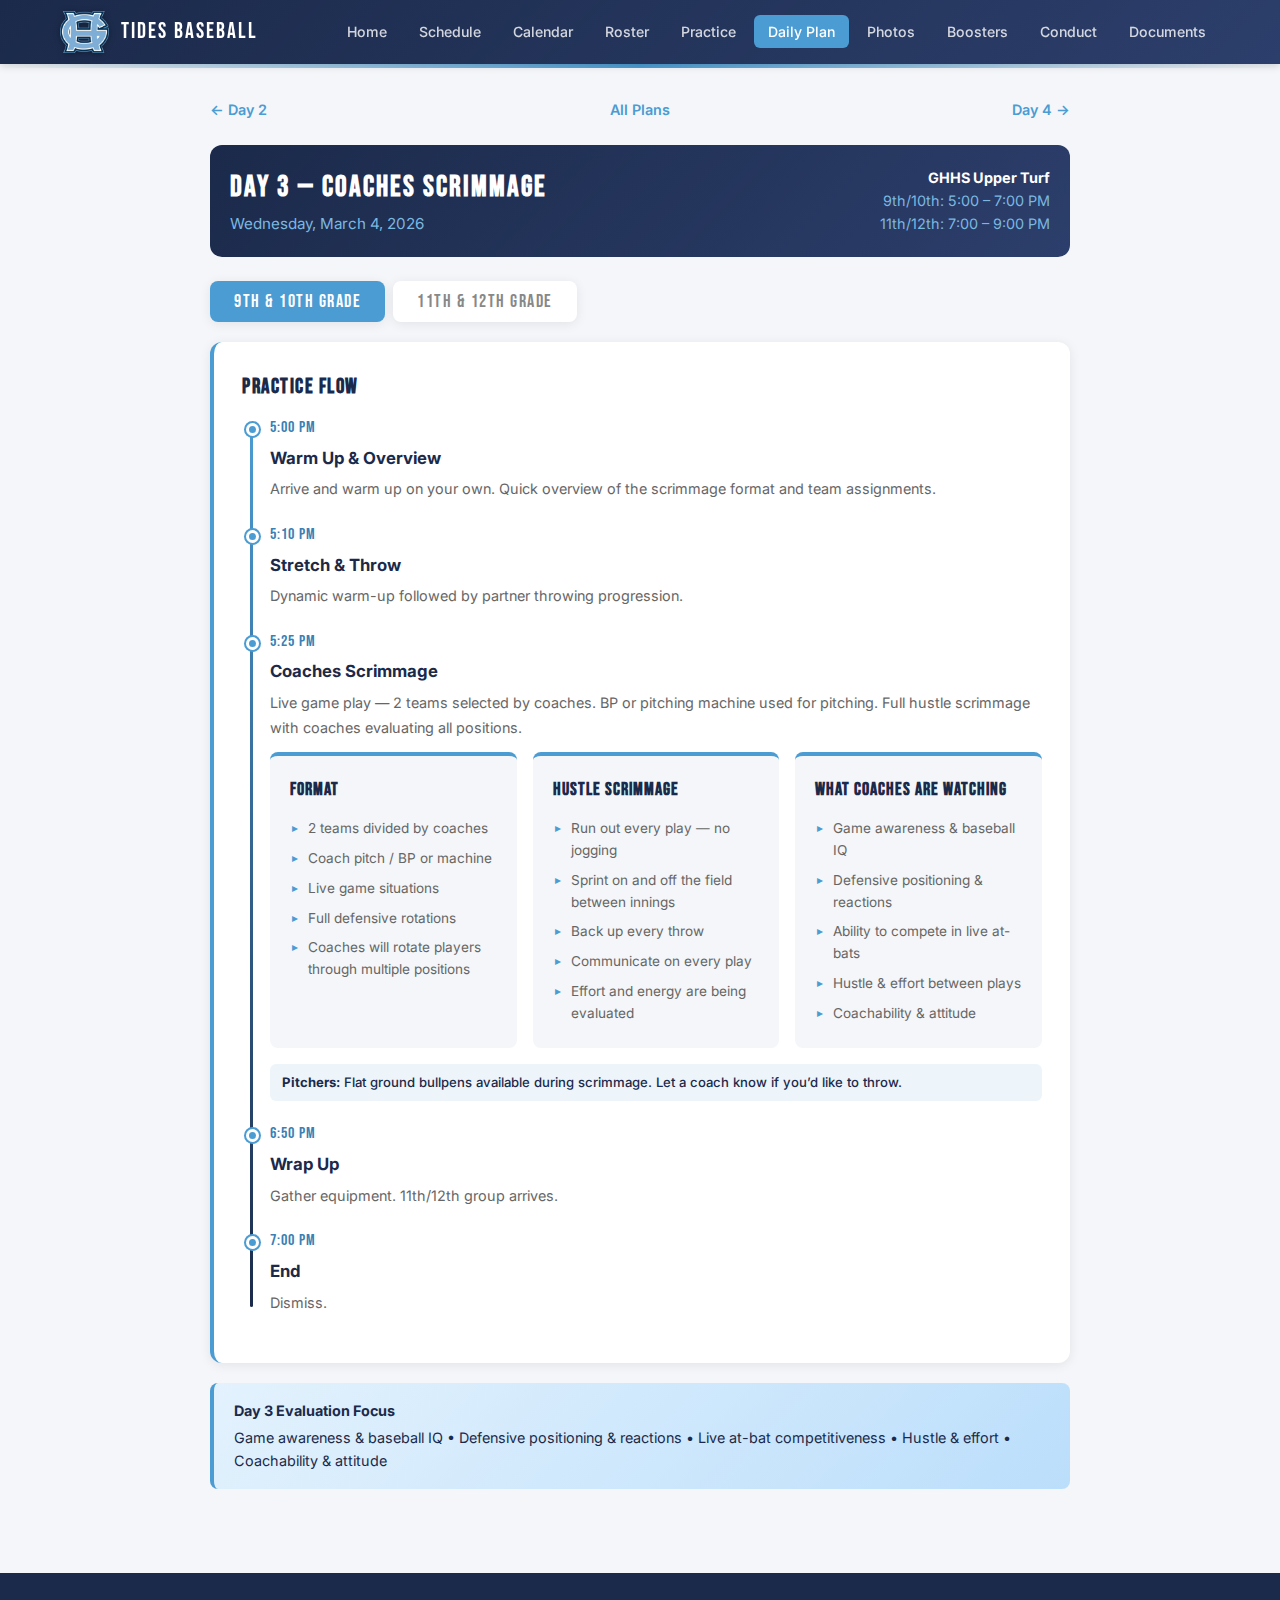
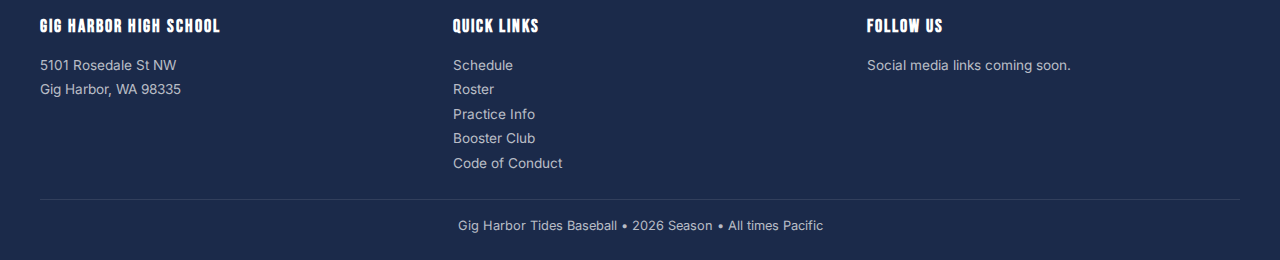
<file: plans/2026-03-04.html>
<!DOCTYPE html>
<html lang="en">
<head>
    <meta charset="UTF-8">
    <meta name="viewport" content="width=device-width, initial-scale=1.0">
    <title>Day 3 Tryouts (Scrimmage) - Practice Plan Archive - Gig Harbor Tides Baseball</title>
    <link rel="stylesheet" href="../css/styles.css?v=4">
    <style>
        .plan-date-bar {
            background: linear-gradient(135deg, var(--navy) 0%, var(--navy-light) 100%);
            color: var(--white);
            padding: 20px;
            border-radius: var(--radius);
            margin-bottom: 24px;
            display: flex;
            justify-content: space-between;
            align-items: center;
            flex-wrap: wrap;
            gap: 12px;
        }
        .plan-date-bar h2 {
            font-family: 'Bebas Neue', sans-serif;
            font-size: 1.8rem;
            letter-spacing: 2px;
            margin: 0;
            border: none;
            padding: 0;
            color: var(--white);
        }
        .plan-date-bar .plan-meta {
            font-size: 0.9rem;
            color: var(--carolina-light);
            text-align: right;
        }
        .plan-date-bar .plan-meta strong {
            color: var(--white);
        }
        .group-tabs {
            display: flex;
            gap: 8px;
            margin-bottom: 20px;
        }
        .group-tab {
            padding: 10px 24px;
            border: none;
            background: var(--white);
            cursor: pointer;
            font-family: 'Bebas Neue', sans-serif;
            font-size: 1.1rem;
            letter-spacing: 1.5px;
            color: var(--text-muted);
            border-radius: var(--radius-sm);
            box-shadow: var(--shadow);
            transition: all 0.2s;
        }
        .group-tab:hover {
            color: var(--navy);
            background: var(--light-bg);
        }
        .group-tab.active {
            background: var(--carolina);
            color: var(--white);
        }
        .group-panel {
            display: none;
        }
        .group-panel.active {
            display: block;
        }
        .timeline {
            position: relative;
            padding-left: 28px;
        }
        .timeline::before {
            content: '';
            position: absolute;
            left: 8px;
            top: 8px;
            bottom: 8px;
            width: 3px;
            background: linear-gradient(to bottom, var(--carolina), var(--navy));
            border-radius: 2px;
        }
        .timeline-item {
            position: relative;
            margin-bottom: 20px;
        }
        .timeline-item::before {
            content: '';
            position: absolute;
            left: -24px;
            top: 8px;
            width: 13px;
            height: 13px;
            background: var(--carolina);
            border: 3px solid var(--white);
            border-radius: 50%;
            box-shadow: 0 0 0 2px var(--carolina);
        }
        .timeline-time {
            font-family: 'Bebas Neue', sans-serif;
            font-size: 1rem;
            letter-spacing: 1px;
            color: var(--carolina-dark);
            margin-bottom: 4px;
        }
        .timeline-title {
            font-weight: 700;
            font-size: 1.05rem;
            color: var(--navy);
            margin-bottom: 6px;
        }
        .timeline-detail {
            font-size: 0.9rem;
            color: var(--text-light);
            line-height: 1.7;
        }
        .station-grid {
            display: grid;
            grid-template-columns: repeat(3, 1fr);
            gap: 16px;
            margin-top: 12px;
        }
        .station-card {
            background: var(--light-bg);
            border-radius: var(--radius-sm);
            padding: 20px;
            border-top: 4px solid var(--carolina);
        }
        .station-card h4 {
            font-family: 'Bebas Neue', sans-serif;
            font-size: 1.1rem;
            letter-spacing: 1px;
            color: var(--navy);
            margin-bottom: 10px;
        }
        .station-card ul {
            list-style: none;
            margin: 0;
            padding: 0;
        }
        .station-card li {
            padding: 4px 0 4px 18px;
            position: relative;
            font-size: 0.85rem;
            color: var(--text-light);
            line-height: 1.6;
        }
        .station-card li::before {
            content: '\25B8';
            position: absolute;
            left: 2px;
            color: var(--carolina);
            font-size: 0.75rem;
        }
        .station-card .station-note,
        .timeline-item > .station-note {
            margin-top: 10px;
            padding: 8px 12px;
            background: rgba(75,156,211,0.1);
            border-radius: 6px;
            font-size: 0.82rem;
            color: var(--navy);
            font-weight: 500;
        }
        .rotation-note {
            text-align: center;
            font-size: 0.88rem;
            color: var(--text-muted);
            font-style: italic;
            margin: 8px 0 4px;
        }
        .day-nav {
            display: flex;
            justify-content: space-between;
            align-items: center;
            margin-bottom: 24px;
        }
        .day-nav a {
            display: inline-flex;
            align-items: center;
            gap: 6px;
            font-size: 0.9rem;
            font-weight: 600;
            color: var(--carolina);
            text-decoration: none;
        }
        .day-nav a:hover {
            color: var(--carolina-dark);
        }
        .day-nav .disabled {
            color: var(--text-muted);
            pointer-events: none;
        }
        @media (max-width: 700px) {
            .station-grid {
                grid-template-columns: 1fr;
            }
            .plan-date-bar {
                flex-direction: column;
                text-align: center;
            }
            .plan-date-bar .plan-meta {
                text-align: center;
            }
        }
        @media print {
            .group-tabs, .day-nav { display: none; }
            .group-panel { display: block !important; page-break-inside: avoid; margin-bottom: 40px; }
            .group-panel::before {
                content: attr(data-label);
                display: block;
                font-family: 'Bebas Neue', sans-serif;
                font-size: 1.3rem;
                letter-spacing: 2px;
                color: var(--navy);
                margin-bottom: 12px;
                border-bottom: 2px solid var(--carolina);
                padding-bottom: 6px;
            }
        }
    </style>
</head>
<body>

<!-- Navigation -->
<nav class="site-nav">
    <div class="nav-inner">
        <a href="../index.html" class="nav-brand">
            <img src="../Logos/GH Logo.png" alt="Gig Harbor">
            <span>Tides Baseball</span>
        </a>
        <button class="nav-toggle" aria-label="Toggle navigation" onclick="document.querySelector('.nav-links').classList.toggle('open')">
            <span></span><span></span><span></span>
        </button>
        <ul class="nav-links">
            <li><a href="../index.html">Home</a></li>
            <li><a href="../schedule.html">Schedule</a></li>
            <li><a href="../calendar.html">Calendar</a></li>
            <li><a href="../roster.html">Roster</a></li>
            <li><a href="../practice.html">Practice</a></li>
            <li><a href="../practiceplan.html" class="active">Daily Plan</a></li>
            <li><a href="../photos.html">Photos</a></li>
            <li><a href="../boosters.html">Boosters</a></li>
            <li><a href="../conduct.html">Conduct</a></li>
            <li><a href="../docs.html">Documents</a></li>
        </ul>
    </div>
</nav>
<div class="accent-bar"></div>

<div class="page-container-narrow">

    <!-- Day Navigation -->
    <div class="day-nav">
        <a href="2026-03-03.html">&larr; Day 2</a>
        <a href="index.html">All Plans</a>
        <a href="2026-03-05.html">Day 4 &rarr;</a>
    </div>

    <!-- Date & Location Bar -->
    <div class="plan-date-bar">
        <div>
            <h2>Day 3 &mdash; Coaches Scrimmage</h2>
            <span style="font-size: 0.95rem; color: var(--carolina-light);">Wednesday, March 4, 2026</span>
        </div>
        <div class="plan-meta">
            <strong>GHHS Upper Turf</strong><br>
            9th/10th: 5:00 &ndash; 7:00 PM<br>
            11th/12th: 7:00 &ndash; 9:00 PM
        </div>
    </div>

    <!-- Group Tabs -->
    <div class="group-tabs">
        <button class="group-tab active" onclick="switchGroup('group910')">9th &amp; 10th Grade</button>
        <button class="group-tab" onclick="switchGroup('group1112')">11th &amp; 12th Grade</button>
    </div>

    <!-- 9th & 10th Grade Plan -->
    <div id="group910" class="group-panel active" data-label="9th &amp; 10th Grade &mdash; 5:00 &ndash; 7:00 PM">

        <div class="practice-card">
            <h3>Practice Flow</h3>
            <div class="timeline">

                <div class="timeline-item">
                    <div class="timeline-time">5:00 PM</div>
                    <div class="timeline-title">Warm Up &amp; Overview</div>
                    <div class="timeline-detail">
                        Arrive and warm up on your own. Quick overview of the scrimmage format and team assignments.
                    </div>
                </div>

                <div class="timeline-item">
                    <div class="timeline-time">5:10 PM</div>
                    <div class="timeline-title">Stretch &amp; Throw</div>
                    <div class="timeline-detail">
                        Dynamic warm-up followed by partner throwing progression.
                    </div>
                </div>

                <div class="timeline-item">
                    <div class="timeline-time">5:25 PM</div>
                    <div class="timeline-title">Coaches Scrimmage</div>
                    <div class="timeline-detail">
                        Live game play &mdash; 2 teams selected by coaches. BP or pitching machine used for pitching. Full hustle scrimmage with coaches evaluating all positions.
                    </div>

                    <div class="station-grid">
                        <div class="station-card">
                            <h4>Format</h4>
                            <ul>
                                <li>2 teams divided by coaches</li>
                                <li>Coach pitch / BP or machine</li>
                                <li>Live game situations</li>
                                <li>Full defensive rotations</li>
                                <li>Coaches will rotate players through multiple positions</li>
                            </ul>
                        </div>

                        <div class="station-card">
                            <h4>Hustle Scrimmage</h4>
                            <ul>
                                <li>Run out every play &mdash; no jogging</li>
                                <li>Sprint on and off the field between innings</li>
                                <li>Back up every throw</li>
                                <li>Communicate on every play</li>
                                <li>Effort and energy are being evaluated</li>
                            </ul>
                        </div>

                        <div class="station-card">
                            <h4>What Coaches Are Watching</h4>
                            <ul>
                                <li>Game awareness &amp; baseball IQ</li>
                                <li>Defensive positioning &amp; reactions</li>
                                <li>Ability to compete in live at-bats</li>
                                <li>Hustle &amp; effort between plays</li>
                                <li>Coachability &amp; attitude</li>
                            </ul>
                        </div>
                    </div>

                    <div class="station-note" style="margin-top: 16px;">
                        <strong>Pitchers:</strong> Flat ground bullpens available during scrimmage. Let a coach know if you&rsquo;d like to throw.
                    </div>
                </div>

                <div class="timeline-item">
                    <div class="timeline-time">6:50 PM</div>
                    <div class="timeline-title">Wrap Up</div>
                    <div class="timeline-detail">
                        Gather equipment. 11th/12th group arrives.
                    </div>
                </div>

                <div class="timeline-item">
                    <div class="timeline-time">7:00 PM</div>
                    <div class="timeline-title">End</div>
                    <div class="timeline-detail">
                        Dismiss.
                    </div>
                </div>

            </div>
        </div>
    </div>

    <!-- 11th & 12th Grade Plan -->
    <div id="group1112" class="group-panel" data-label="11th &amp; 12th Grade &mdash; 7:00 &ndash; 9:00 PM">

        <div class="practice-card">
            <h3>Practice Flow</h3>
            <div class="timeline">

                <div class="timeline-item">
                    <div class="timeline-time">7:00 PM</div>
                    <div class="timeline-title">Warm Up &amp; Overview</div>
                    <div class="timeline-detail">
                        Arrive and warm up on your own. Quick overview of the scrimmage format and team assignments.
                    </div>
                </div>

                <div class="timeline-item">
                    <div class="timeline-time">7:10 PM</div>
                    <div class="timeline-title">Stretch &amp; Throw</div>
                    <div class="timeline-detail">
                        Dynamic warm-up followed by partner throwing progression.
                    </div>
                </div>

                <div class="timeline-item">
                    <div class="timeline-time">7:25 PM</div>
                    <div class="timeline-title">Coaches Scrimmage</div>
                    <div class="timeline-detail">
                        Live game play &mdash; 2 teams selected by coaches. BP or pitching machine used for pitching. Full hustle scrimmage with coaches evaluating all positions.
                    </div>

                    <div class="station-grid">
                        <div class="station-card">
                            <h4>Format</h4>
                            <ul>
                                <li>2 teams divided by coaches</li>
                                <li>Coach pitch / BP or machine</li>
                                <li>Live game situations</li>
                                <li>Full defensive rotations</li>
                                <li>Coaches will rotate players through multiple positions</li>
                            </ul>
                        </div>

                        <div class="station-card">
                            <h4>Hustle Scrimmage</h4>
                            <ul>
                                <li>Run out every play &mdash; no jogging</li>
                                <li>Sprint on and off the field between innings</li>
                                <li>Back up every throw</li>
                                <li>Communicate on every play</li>
                                <li>Effort and energy are being evaluated</li>
                            </ul>
                        </div>

                        <div class="station-card">
                            <h4>What Coaches Are Watching</h4>
                            <ul>
                                <li>Game awareness &amp; baseball IQ</li>
                                <li>Defensive positioning &amp; reactions</li>
                                <li>Ability to compete in live at-bats</li>
                                <li>Hustle &amp; effort between plays</li>
                                <li>Coachability &amp; attitude</li>
                            </ul>
                        </div>
                    </div>

                    <div class="station-note" style="margin-top: 16px;">
                        <strong>Pitchers:</strong> Flat ground bullpens available during scrimmage. Let a coach know if you&rsquo;d like to throw.
                    </div>
                </div>

                <div class="timeline-item">
                    <div class="timeline-time">8:50 PM</div>
                    <div class="timeline-title">Wrap Up</div>
                    <div class="timeline-detail">
                        Gather equipment and dismiss.
                    </div>
                </div>

                <div class="timeline-item">
                    <div class="timeline-time">9:00 PM</div>
                    <div class="timeline-title">End</div>
                    <div class="timeline-detail">
                        Dismiss. Final day of tryouts complete.
                    </div>
                </div>

            </div>
        </div>
    </div>

    <!-- Evaluation Checklist -->
    <div class="notice-card" style="margin-top: 8px;">
        <strong>Day 3 Evaluation Focus</strong>
        Game awareness &amp; baseball IQ &bull; Defensive positioning &amp; reactions &bull; Live at-bat competitiveness &bull; Hustle &amp; effort &bull; Coachability &amp; attitude
    </div>

</div>

<!-- Footer -->
<footer class="site-footer">
    <div class="footer-inner">
        <div class="footer-col">
            <h3>Gig Harbor High School</h3>
            <p>5101 Rosedale St NW<br>Gig Harbor, WA 98335</p>
        </div>
        <div class="footer-col">
            <h3>Quick Links</h3>
            <ul>
                <li><a href="../schedule.html">Schedule</a></li>
                <li><a href="../roster.html">Roster</a></li>
                <li><a href="../practice.html">Practice Info</a></li>
                <li><a href="../boosters.html">Booster Club</a></li>
                <li><a href="../conduct.html">Code of Conduct</a></li>
            </ul>
        </div>
        <div class="footer-col">
            <h3>Follow Us</h3>
            <p>Social media links coming soon.</p>
        </div>
    </div>
    <div class="footer-bottom">
        <p>Gig Harbor Tides Baseball &bull; 2026 Season &bull; All times Pacific</p>
    </div>
</footer>

<script>
function switchGroup(id) {
    document.querySelectorAll('.group-panel').forEach(p => p.classList.remove('active'));
    document.querySelectorAll('.group-tab').forEach(t => t.classList.remove('active'));
    document.getElementById(id).classList.add('active');
    event.currentTarget.classList.add('active');
}
</script>

</body>
</html>
</file>
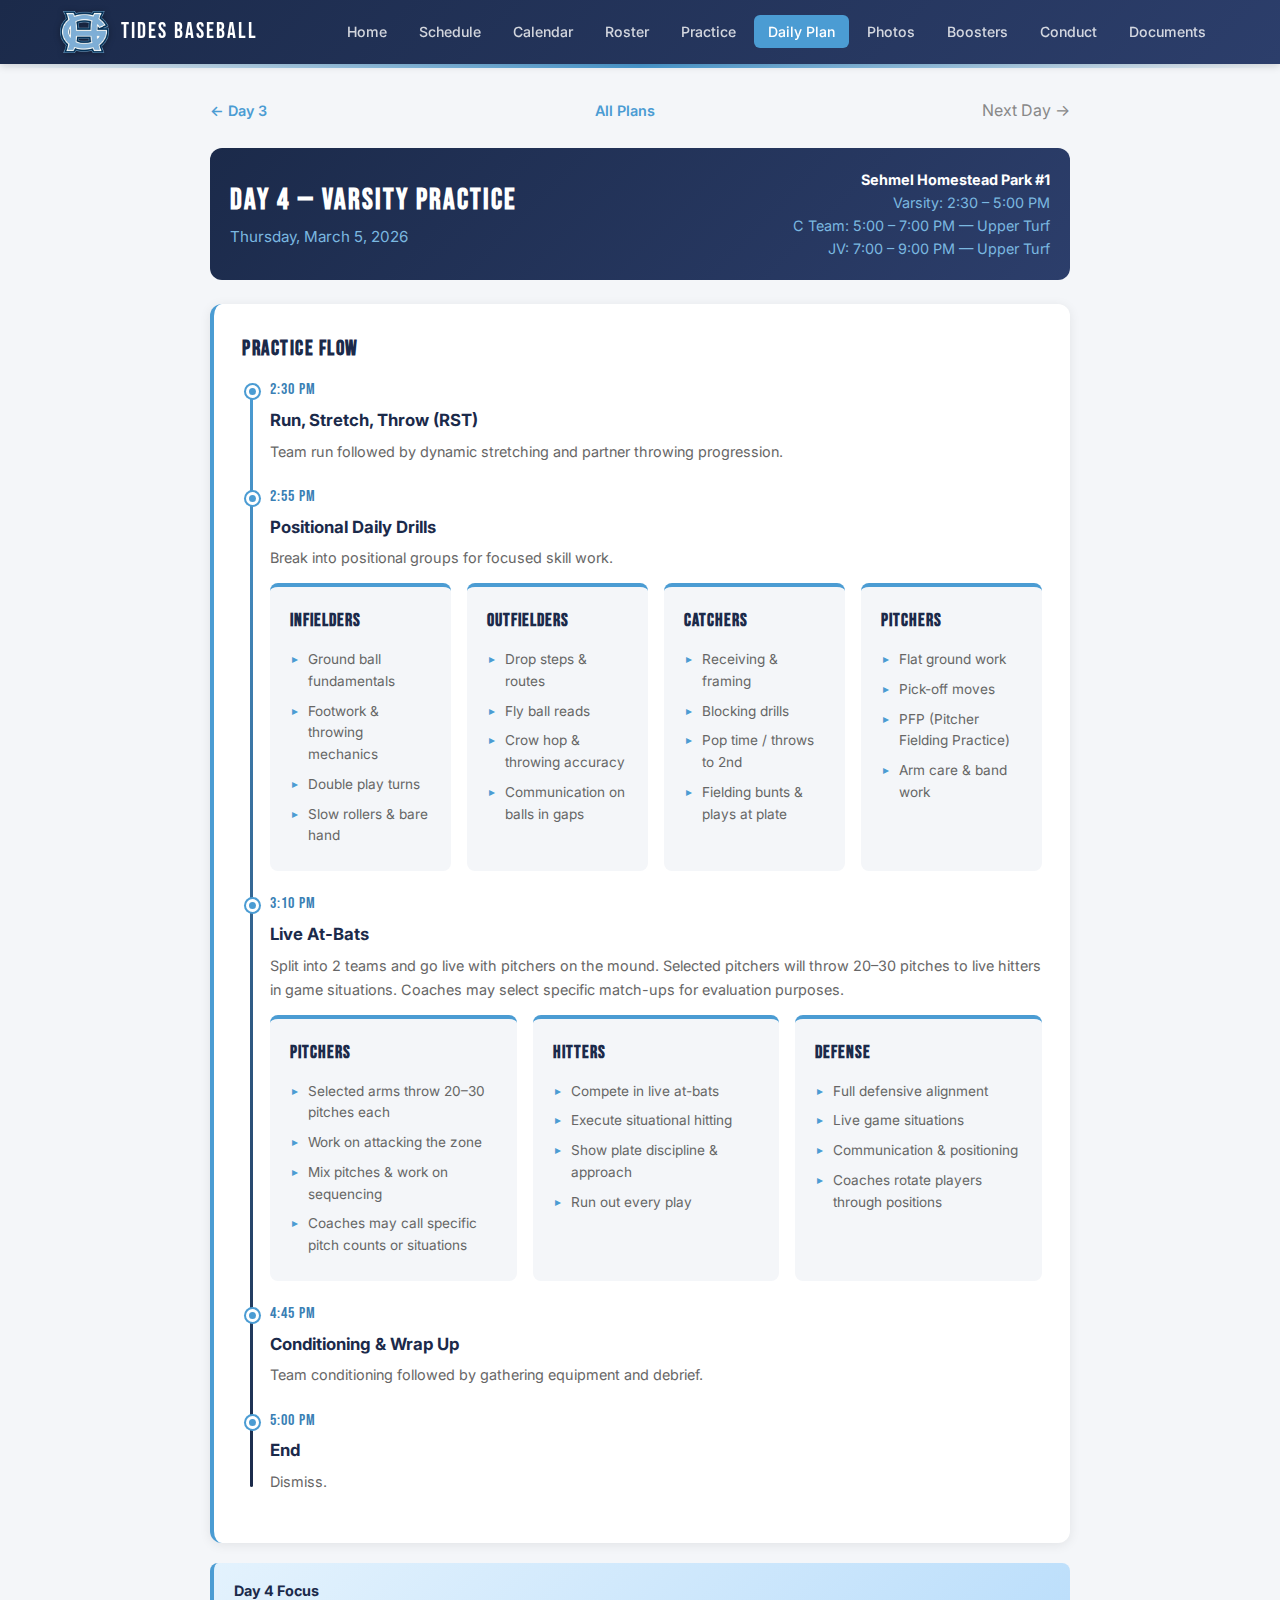
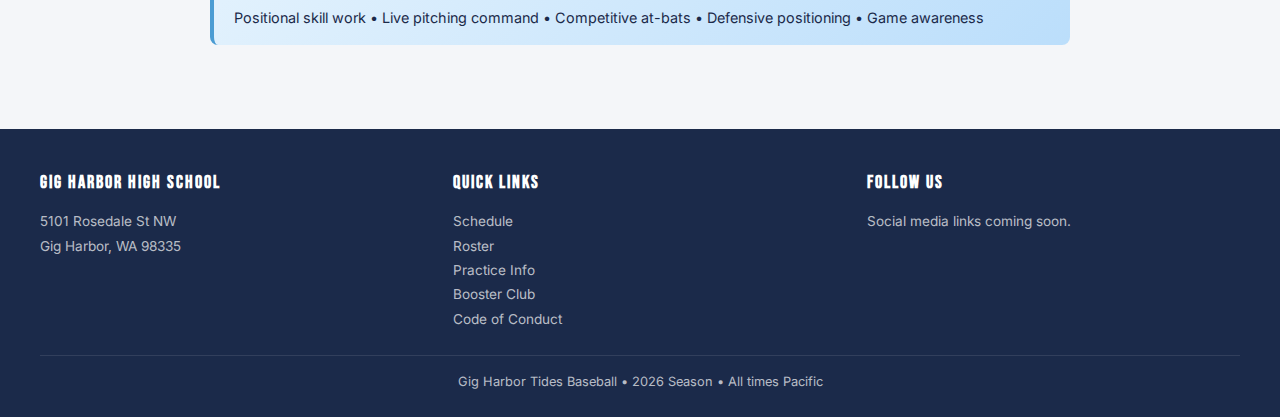
<file: plans/2026-03-05.html>
<!DOCTYPE html>
<html lang="en">
<head>
    <meta charset="UTF-8">
    <meta name="viewport" content="width=device-width, initial-scale=1.0">
    <title>Day 4 Varsity Practice - Practice Plan Archive - Gig Harbor Tides Baseball</title>
    <link rel="stylesheet" href="../css/styles.css?v=4">
    <style>
        .plan-date-bar {
            background: linear-gradient(135deg, var(--navy) 0%, var(--navy-light) 100%);
            color: var(--white);
            padding: 20px;
            border-radius: var(--radius);
            margin-bottom: 24px;
            display: flex;
            justify-content: space-between;
            align-items: center;
            flex-wrap: wrap;
            gap: 12px;
        }
        .plan-date-bar h2 {
            font-family: 'Bebas Neue', sans-serif;
            font-size: 1.8rem;
            letter-spacing: 2px;
            margin: 0;
            border: none;
            padding: 0;
            color: var(--white);
        }
        .plan-date-bar .plan-meta {
            font-size: 0.9rem;
            color: var(--carolina-light);
            text-align: right;
        }
        .plan-date-bar .plan-meta strong {
            color: var(--white);
        }
        .timeline {
            position: relative;
            padding-left: 28px;
        }
        .timeline::before {
            content: '';
            position: absolute;
            left: 8px;
            top: 8px;
            bottom: 8px;
            width: 3px;
            background: linear-gradient(to bottom, var(--carolina), var(--navy));
            border-radius: 2px;
        }
        .timeline-item {
            position: relative;
            margin-bottom: 20px;
        }
        .timeline-item::before {
            content: '';
            position: absolute;
            left: -24px;
            top: 8px;
            width: 13px;
            height: 13px;
            background: var(--carolina);
            border: 3px solid var(--white);
            border-radius: 50%;
            box-shadow: 0 0 0 2px var(--carolina);
        }
        .timeline-time {
            font-family: 'Bebas Neue', sans-serif;
            font-size: 1rem;
            letter-spacing: 1px;
            color: var(--carolina-dark);
            margin-bottom: 4px;
        }
        .timeline-title {
            font-weight: 700;
            font-size: 1.05rem;
            color: var(--navy);
            margin-bottom: 6px;
        }
        .timeline-detail {
            font-size: 0.9rem;
            color: var(--text-light);
            line-height: 1.7;
        }
        .station-grid {
            display: grid;
            grid-template-columns: repeat(3, 1fr);
            gap: 16px;
            margin-top: 12px;
        }
        .station-card {
            background: var(--light-bg);
            border-radius: var(--radius-sm);
            padding: 20px;
            border-top: 4px solid var(--carolina);
        }
        .station-card h4 {
            font-family: 'Bebas Neue', sans-serif;
            font-size: 1.1rem;
            letter-spacing: 1px;
            color: var(--navy);
            margin-bottom: 10px;
        }
        .station-card ul {
            list-style: none;
            margin: 0;
            padding: 0;
        }
        .station-card li {
            padding: 4px 0 4px 18px;
            position: relative;
            font-size: 0.85rem;
            color: var(--text-light);
            line-height: 1.6;
        }
        .station-card li::before {
            content: '\25B8';
            position: absolute;
            left: 2px;
            color: var(--carolina);
            font-size: 0.75rem;
        }
        .station-card .station-note {
            margin-top: 10px;
            padding: 8px 12px;
            background: rgba(75,156,211,0.1);
            border-radius: 6px;
            font-size: 0.82rem;
            color: var(--navy);
            font-weight: 500;
        }
        .day-nav {
            display: flex;
            justify-content: space-between;
            align-items: center;
            margin-bottom: 24px;
        }
        .day-nav a {
            display: inline-flex;
            align-items: center;
            gap: 6px;
            font-size: 0.9rem;
            font-weight: 600;
            color: var(--carolina);
            text-decoration: none;
        }
        .day-nav a:hover {
            color: var(--carolina-dark);
        }
        .day-nav .disabled {
            color: var(--text-muted);
            pointer-events: none;
        }
        @media (max-width: 900px) {
            .station-grid {
                grid-template-columns: repeat(2, 1fr) !important;
            }
        }
        @media (max-width: 700px) {
            .station-grid {
                grid-template-columns: 1fr !important;
            }
            .plan-date-bar {
                flex-direction: column;
                text-align: center;
            }
            .plan-date-bar .plan-meta {
                text-align: center;
            }
        }
        @media print {
            .day-nav { display: none; }
        }
    </style>
</head>
<body>

<!-- Navigation -->
<nav class="site-nav">
    <div class="nav-inner">
        <a href="../index.html" class="nav-brand">
            <img src="../Logos/GH Logo.png" alt="Gig Harbor">
            <span>Tides Baseball</span>
        </a>
        <button class="nav-toggle" aria-label="Toggle navigation" onclick="document.querySelector('.nav-links').classList.toggle('open')">
            <span></span><span></span><span></span>
        </button>
        <ul class="nav-links">
            <li><a href="../index.html">Home</a></li>
            <li><a href="../schedule.html">Schedule</a></li>
            <li><a href="../calendar.html">Calendar</a></li>
            <li><a href="../roster.html">Roster</a></li>
            <li><a href="../practice.html">Practice</a></li>
            <li><a href="../practiceplan.html" class="active">Daily Plan</a></li>
            <li><a href="../photos.html">Photos</a></li>
            <li><a href="../boosters.html">Boosters</a></li>
            <li><a href="../conduct.html">Conduct</a></li>
            <li><a href="../docs.html">Documents</a></li>
        </ul>
    </div>
</nav>
<div class="accent-bar"></div>

<div class="page-container-narrow">

    <!-- Day Navigation -->
    <div class="day-nav">
        <a href="2026-03-04.html">&larr; Day 3</a>
        <a href="index.html">All Plans</a>
        <span class="disabled">Next Day &rarr;</span>
    </div>

    <!-- Date & Location Bar -->
    <div class="plan-date-bar">
        <div>
            <h2>Day 4 &mdash; Varsity Practice</h2>
            <span style="font-size: 0.95rem; color: var(--carolina-light);">Thursday, March 5, 2026</span>
        </div>
        <div class="plan-meta">
            <strong>Sehmel Homestead Park #1</strong><br>
            Varsity: 2:30 &ndash; 5:00 PM<br>
            C Team: 5:00 &ndash; 7:00 PM &mdash; Upper Turf<br>
            JV: 7:00 &ndash; 9:00 PM &mdash; Upper Turf
        </div>
    </div>

    <div class="practice-card">
        <h3>Practice Flow</h3>
        <div class="timeline">

            <div class="timeline-item">
                <div class="timeline-time">2:30 PM</div>
                <div class="timeline-title">Run, Stretch, Throw (RST)</div>
                <div class="timeline-detail">
                    Team run followed by dynamic stretching and partner throwing progression.
                </div>
            </div>

            <div class="timeline-item">
                <div class="timeline-time">2:55 PM</div>
                <div class="timeline-title">Positional Daily Drills</div>
                <div class="timeline-detail">
                    Break into positional groups for focused skill work.
                </div>

                <div class="station-grid" style="grid-template-columns: repeat(4, 1fr);">
                    <div class="station-card">
                        <h4>Infielders</h4>
                        <ul>
                            <li>Ground ball fundamentals</li>
                            <li>Footwork &amp; throwing mechanics</li>
                            <li>Double play turns</li>
                            <li>Slow rollers &amp; bare hand</li>
                        </ul>
                    </div>

                    <div class="station-card">
                        <h4>Outfielders</h4>
                        <ul>
                            <li>Drop steps &amp; routes</li>
                            <li>Fly ball reads</li>
                            <li>Crow hop &amp; throwing accuracy</li>
                            <li>Communication on balls in gaps</li>
                        </ul>
                    </div>

                    <div class="station-card">
                        <h4>Catchers</h4>
                        <ul>
                            <li>Receiving &amp; framing</li>
                            <li>Blocking drills</li>
                            <li>Pop time / throws to 2nd</li>
                            <li>Fielding bunts &amp; plays at plate</li>
                        </ul>
                    </div>

                    <div class="station-card">
                        <h4>Pitchers</h4>
                        <ul>
                            <li>Flat ground work</li>
                            <li>Pick-off moves</li>
                            <li>PFP (Pitcher Fielding Practice)</li>
                            <li>Arm care &amp; band work</li>
                        </ul>
                    </div>
                </div>
            </div>

            <div class="timeline-item">
                <div class="timeline-time">3:10 PM</div>
                <div class="timeline-title">Live At-Bats</div>
                <div class="timeline-detail">
                    Split into 2 teams and go live with pitchers on the mound. Selected pitchers will throw 20&ndash;30 pitches to live hitters in game situations. Coaches may select specific match-ups for evaluation purposes.
                </div>

                <div class="station-grid">
                    <div class="station-card">
                        <h4>Pitchers</h4>
                        <ul>
                            <li>Selected arms throw 20&ndash;30 pitches each</li>
                            <li>Work on attacking the zone</li>
                            <li>Mix pitches &amp; work on sequencing</li>
                            <li>Coaches may call specific pitch counts or situations</li>
                        </ul>
                    </div>

                    <div class="station-card">
                        <h4>Hitters</h4>
                        <ul>
                            <li>Compete in live at-bats</li>
                            <li>Execute situational hitting</li>
                            <li>Show plate discipline &amp; approach</li>
                            <li>Run out every play</li>
                        </ul>
                    </div>

                    <div class="station-card">
                        <h4>Defense</h4>
                        <ul>
                            <li>Full defensive alignment</li>
                            <li>Live game situations</li>
                            <li>Communication &amp; positioning</li>
                            <li>Coaches rotate players through positions</li>
                        </ul>
                    </div>
                </div>
            </div>

            <div class="timeline-item">
                <div class="timeline-time">4:45 PM</div>
                <div class="timeline-title">Conditioning &amp; Wrap Up</div>
                <div class="timeline-detail">
                    Team conditioning followed by gathering equipment and debrief.
                </div>
            </div>

            <div class="timeline-item">
                <div class="timeline-time">5:00 PM</div>
                <div class="timeline-title">End</div>
                <div class="timeline-detail">
                    Dismiss.
                </div>
            </div>

        </div>
    </div>

    <!-- Evaluation Checklist -->
    <div class="notice-card" style="margin-top: 8px;">
        <strong>Day 4 Focus</strong>
        Positional skill work &bull; Live pitching command &bull; Competitive at-bats &bull; Defensive positioning &bull; Game awareness
    </div>

</div>

<!-- Footer -->
<footer class="site-footer">
    <div class="footer-inner">
        <div class="footer-col">
            <h3>Gig Harbor High School</h3>
            <p>5101 Rosedale St NW<br>Gig Harbor, WA 98335</p>
        </div>
        <div class="footer-col">
            <h3>Quick Links</h3>
            <ul>
                <li><a href="../schedule.html">Schedule</a></li>
                <li><a href="../roster.html">Roster</a></li>
                <li><a href="../practice.html">Practice Info</a></li>
                <li><a href="../boosters.html">Booster Club</a></li>
                <li><a href="../conduct.html">Code of Conduct</a></li>
            </ul>
        </div>
        <div class="footer-col">
            <h3>Follow Us</h3>
            <p>Social media links coming soon.</p>
        </div>
    </div>
    <div class="footer-bottom">
        <p>Gig Harbor Tides Baseball &bull; 2026 Season &bull; All times Pacific</p>
    </div>
</footer>

</body>
</html>
</file>
<file: css/styles.css>
@import url('https://fonts.googleapis.com/css2?family=Bebas+Neue&family=Inter:wght@400;500;600;700&display=swap');

/* ========== VARIABLES ========== */
:root {
    --navy: #1B2A4A;
    --navy-light: #2C3E6B;
    --carolina: #4B9CD3;
    --carolina-light: #7BB8E0;
    --carolina-dark: #3A7FB5;
    --white: #FFFFFF;
    --light-bg: #F4F6F9;
    --border: #E2E8F0;
    --text: #333333;
    --text-light: #666666;
    --text-muted: #888888;
    --home-green: #E8F5E9;
    --home-green-text: #2E7D32;
    --away-blue: #E3F2FD;
    --away-blue-text: #1565C0;
    --neutral-orange-bg: #FFF3E0;
    --neutral-orange-text: #E65100;
    --event-purple-bg: #F3E5F5;
    --event-purple-text: #7B1FA2;
    --shadow: 0 2px 12px rgba(0,0,0,0.08);
    --shadow-lg: 0 4px 24px rgba(0,0,0,0.12);
    --radius: 12px;
    --radius-sm: 8px;
}

/* ========== RESET ========== */
*, *::before, *::after {
    margin: 0;
    padding: 0;
    box-sizing: border-box;
}

html {
    scroll-behavior: smooth;
}

body {
    font-family: 'Inter', -apple-system, BlinkMacSystemFont, sans-serif;
    background: var(--light-bg);
    color: var(--text);
    line-height: 1.6;
    min-height: 100vh;
    display: flex;
    flex-direction: column;
}

img {
    max-width: 100%;
    height: auto;
}

a {
    color: var(--carolina);
    text-decoration: none;
    transition: color 0.2s;
}

a:hover {
    color: var(--carolina-dark);
}

/* ========== NAVIGATION ========== */
.site-nav {
    background: linear-gradient(135deg, var(--navy) 0%, var(--navy-light) 100%);
    position: sticky;
    top: 0;
    z-index: 1000;
    box-shadow: 0 2px 8px rgba(0,0,0,0.15);
}

.nav-inner {
    max-width: 1200px;
    margin: 0 auto;
    display: flex;
    align-items: center;
    justify-content: space-between;
    padding: 0 20px;
    height: 64px;
}

.nav-brand {
    display: flex;
    align-items: center;
    gap: 12px;
    text-decoration: none;
    color: var(--white);
    flex-shrink: 0;
}

.nav-brand img {
    height: 42px;
    width: auto;
    filter: drop-shadow(0 1px 3px rgba(0,0,0,0.3));
}

.nav-brand span {
    font-family: 'Bebas Neue', sans-serif;
    font-size: 1.4rem;
    letter-spacing: 2px;
    white-space: nowrap;
}

.nav-links {
    display: flex;
    list-style: none;
    gap: 4px;
}

.nav-links a {
    color: rgba(255,255,255,0.8);
    text-decoration: none;
    padding: 8px 14px;
    border-radius: 6px;
    font-size: 0.88rem;
    font-weight: 500;
    transition: all 0.2s;
    white-space: nowrap;
}

.nav-links a:hover {
    color: var(--white);
    background: rgba(255,255,255,0.1);
}

.nav-links a.active {
    color: var(--white);
    background: var(--carolina);
}

/* Hamburger */
.nav-toggle {
    display: none;
    background: none;
    border: none;
    cursor: pointer;
    padding: 8px;
    flex-direction: column;
    gap: 5px;
}

.nav-toggle span {
    display: block;
    width: 24px;
    height: 2px;
    background: var(--white);
    border-radius: 2px;
    transition: all 0.3s;
}

/* Carolina accent bar */
.accent-bar {
    height: 4px;
    background: linear-gradient(90deg, transparent, var(--carolina), transparent);
}

/* ========== FOOTER ========== */
.site-footer {
    background: var(--navy);
    color: rgba(255,255,255,0.7);
    padding: 40px 20px 24px;
    margin-top: auto;
}

.footer-inner {
    max-width: 1200px;
    margin: 0 auto;
    display: grid;
    grid-template-columns: 1fr 1fr 1fr;
    gap: 40px;
}

.footer-col h3 {
    font-family: 'Bebas Neue', sans-serif;
    font-size: 1.1rem;
    letter-spacing: 2px;
    color: var(--white);
    margin-bottom: 12px;
}

.footer-col p,
.footer-col li {
    font-size: 0.85rem;
    line-height: 1.8;
}

.footer-col ul {
    list-style: none;
}

.footer-col a {
    color: rgba(255,255,255,0.7);
    transition: color 0.2s;
}

.footer-col a:hover {
    color: var(--carolina-light);
}

.footer-bottom {
    max-width: 1200px;
    margin: 24px auto 0;
    padding-top: 16px;
    border-top: 1px solid rgba(255,255,255,0.1);
    text-align: center;
    font-size: 0.8rem;
}

/* ========== PAGE CONTAINER ========== */
.page-container {
    max-width: 1200px;
    margin: 0 auto;
    padding: 30px 20px 60px;
    flex: 1;
}

.page-container-narrow {
    max-width: 900px;
    margin: 0 auto;
    padding: 30px 20px 60px;
    flex: 1;
}

/* ========== PAGE HEADER ========== */
.page-header {
    text-align: center;
    margin-bottom: 40px;
}

.page-header h1 {
    font-family: 'Bebas Neue', sans-serif;
    font-size: 2.6rem;
    color: var(--navy);
    letter-spacing: 3px;
}

.page-header p {
    color: var(--text-light);
    font-size: 1.05rem;
    margin-top: 8px;
}

/* ========== HERO (Home Page) ========== */
.hero {
    background: linear-gradient(135deg, var(--navy) 0%, var(--navy-light) 100%);
    color: var(--white);
    text-align: center;
    padding: 80px 20px;
    position: relative;
    overflow: hidden;
}

.hero::before {
    content: '';
    position: absolute;
    top: 0; left: 0; right: 0; bottom: 0;
    background: url('data:image/svg+xml,<svg xmlns="http://www.w3.org/2000/svg" viewBox="0 0 80 80"><path d="M0 0h80v80H0z" fill="none"/><path d="M40 0L80 40L40 80L0 40z" fill="rgba(255,255,255,0.015)"/></svg>') repeat;
}

.hero-content {
    position: relative;
    z-index: 1;
    max-width: 800px;
    margin: 0 auto;
}

.hero-logo {
    height: 140px;
    margin-bottom: 16px;
    filter: drop-shadow(0 4px 12px rgba(0,0,0,0.3));
}

.hero h1 {
    font-family: 'Bebas Neue', sans-serif;
    font-size: 3.4rem;
    letter-spacing: 4px;
    text-shadow: 0 2px 4px rgba(0,0,0,0.3);
    margin-bottom: 8px;
}

.hero h2 {
    font-family: 'Bebas Neue', sans-serif;
    font-size: 1.5rem;
    letter-spacing: 6px;
    color: var(--carolina-light);
    font-weight: 400;
    margin-bottom: 28px;
}

.hero-buttons {
    display: flex;
    gap: 16px;
    justify-content: center;
    flex-wrap: wrap;
}

.btn {
    display: inline-block;
    padding: 12px 28px;
    border-radius: 8px;
    font-weight: 600;
    font-size: 0.95rem;
    text-decoration: none;
    transition: all 0.2s;
    cursor: pointer;
    border: none;
}

.btn-primary {
    background: var(--carolina);
    color: var(--white);
}

.btn-primary:hover {
    background: var(--carolina-dark);
    color: var(--white);
    transform: translateY(-1px);
    box-shadow: 0 4px 12px rgba(75,156,211,0.4);
}

.btn-outline {
    background: transparent;
    color: var(--white);
    border: 2px solid rgba(255,255,255,0.4);
}

.btn-outline:hover {
    border-color: var(--white);
    color: var(--white);
    background: rgba(255,255,255,0.1);
}

/* ========== UPCOMING GAMES STRIP ========== */
.upcoming-section {
    background: var(--white);
    padding: 40px 20px;
    border-bottom: 1px solid var(--border);
}

.upcoming-section h2 {
    font-family: 'Bebas Neue', sans-serif;
    font-size: 1.6rem;
    color: var(--navy);
    letter-spacing: 2px;
    text-align: center;
    margin-bottom: 24px;
}

.upcoming-games {
    display: grid;
    grid-template-columns: repeat(3, 1fr);
    gap: 20px;
    max-width: 900px;
    margin: 0 auto;
}

.game-card {
    background: var(--light-bg);
    border-radius: var(--radius);
    padding: 20px;
    text-align: center;
    border: 1px solid var(--border);
    transition: transform 0.2s, box-shadow 0.2s;
}

.game-card:hover {
    transform: translateY(-2px);
    box-shadow: var(--shadow);
}

.game-card .game-date {
    font-size: 0.8rem;
    text-transform: uppercase;
    letter-spacing: 1px;
    color: var(--text-muted);
    font-weight: 600;
    margin-bottom: 12px;
}

.game-card .opponent-logo {
    width: 48px;
    height: 48px;
    border-radius: 50%;
    object-fit: contain;
    background: var(--white);
    padding: 3px;
    margin-bottom: 8px;
}

.game-card .opponent-name {
    font-weight: 600;
    font-size: 1rem;
    color: var(--navy);
    margin-bottom: 4px;
}

.game-card .game-info {
    font-size: 0.85rem;
    color: var(--text-light);
}

/* ========== 2025 SEASON RECAP ========== */
.recap-section {
    background: var(--white);
    padding: 48px 20px;
    border-bottom: 1px solid var(--border);
}

.recap-inner {
    max-width: 1000px;
    margin: 0 auto;
}

.recap-section h2 {
    font-family: 'Bebas Neue', sans-serif;
    font-size: 1.8rem;
    color: var(--navy);
    letter-spacing: 2px;
    text-align: center;
    margin-bottom: 28px;
}

.recap-banner {
    display: grid;
    grid-template-columns: repeat(4, 1fr);
    gap: 16px;
    margin-bottom: 36px;
}

.recap-record {
    text-align: center;
    padding: 20px 12px;
    background: linear-gradient(135deg, var(--navy) 0%, var(--navy-light) 100%);
    border-radius: var(--radius);
    color: var(--white);
}

.record-number {
    display: block;
    font-family: 'Bebas Neue', sans-serif;
    font-size: 2.2rem;
    letter-spacing: 2px;
    color: var(--carolina-light);
}

.record-label {
    font-size: 0.75rem;
    text-transform: uppercase;
    letter-spacing: 1px;
    opacity: 0.8;
}

.recap-content {
    display: grid;
    grid-template-columns: 1fr 1fr;
    gap: 32px;
    margin-bottom: 32px;
}

.recap-story h3,
.recap-stats h3 {
    font-family: 'Bebas Neue', sans-serif;
    font-size: 1.3rem;
    color: var(--navy);
    letter-spacing: 1.5px;
    margin-bottom: 12px;
    padding-bottom: 8px;
    border-bottom: 3px solid var(--carolina);
    display: inline-block;
}

.recap-story p {
    color: var(--text-light);
    line-height: 1.8;
    margin-bottom: 12px;
    font-size: 0.92rem;
}

.stats-table {
    width: 100%;
    border-collapse: collapse;
    font-size: 0.88rem;
}

.stats-table thead th {
    background: var(--navy);
    color: var(--white);
    padding: 8px 12px;
    text-align: left;
    font-size: 0.75rem;
    text-transform: uppercase;
    letter-spacing: 0.5px;
}

.stats-table thead th:first-child {
    border-radius: 6px 0 0 0;
}

.stats-table thead th:last-child {
    border-radius: 0 6px 0 0;
}

.stats-table tbody td {
    padding: 7px 12px;
    border-bottom: 1px solid var(--border);
    color: var(--text);
}

.stats-table tbody tr:last-child td {
    border-bottom: none;
}

.stats-table tbody tr:hover {
    background: var(--light-bg);
}

.recap-news {
    background: var(--light-bg);
    border-radius: var(--radius);
    padding: 24px;
}

.recap-news h3 {
    font-family: 'Bebas Neue', sans-serif;
    font-size: 1.2rem;
    color: var(--navy);
    letter-spacing: 1.5px;
    margin-bottom: 16px;
}

.news-links {
    display: grid;
    grid-template-columns: repeat(3, 1fr);
    gap: 12px;
}

.news-link {
    display: flex;
    flex-direction: column;
    gap: 4px;
    padding: 16px;
    background: var(--white);
    border-radius: var(--radius-sm);
    text-decoration: none;
    border: 1px solid var(--border);
    transition: transform 0.2s, box-shadow 0.2s;
}

.news-link:hover {
    transform: translateY(-2px);
    box-shadow: var(--shadow);
}

.news-source {
    font-size: 0.7rem;
    text-transform: uppercase;
    letter-spacing: 1px;
    color: var(--carolina);
    font-weight: 600;
}

.news-title {
    font-size: 0.88rem;
    color: var(--navy);
    font-weight: 600;
    line-height: 1.4;
}

/* ========== RECAP VIDEO ========== */
.recap-video {
    margin-top: 32px;
}

.recap-video h3 {
    font-family: 'Bebas Neue', sans-serif;
    font-size: 1.3rem;
    color: var(--navy);
    letter-spacing: 1.5px;
    margin-bottom: 16px;
    padding-bottom: 8px;
    border-bottom: 3px solid var(--carolina);
    display: inline-block;
}

.video-wrapper {
    border-radius: var(--radius);
    overflow: hidden;
    box-shadow: var(--shadow-lg);
    background: #000;
}

.video-wrapper video {
    width: 100%;
    display: block;
}

.video-caption {
    text-align: center;
    font-size: 0.9rem;
    color: var(--text-light);
    font-weight: 500;
    margin-top: 12px;
}

/* ========== QUICK LINKS (Home) ========== */
.quick-links {
    display: grid;
    grid-template-columns: repeat(4, 1fr);
    gap: 20px;
    margin: 40px auto;
    max-width: 1000px;
    padding: 0 20px;
}

.quick-link-card {
    background: var(--white);
    border-radius: var(--radius);
    padding: 28px 20px;
    text-align: center;
    box-shadow: var(--shadow);
    transition: transform 0.2s, box-shadow 0.2s;
    text-decoration: none;
    color: inherit;
    border-top: 4px solid var(--carolina);
}

.quick-link-card:hover {
    transform: translateY(-3px);
    box-shadow: var(--shadow-lg);
    color: inherit;
}

.quick-link-card .card-icon {
    font-size: 2rem;
    margin-bottom: 12px;
}

.quick-link-card h3 {
    font-family: 'Bebas Neue', sans-serif;
    font-size: 1.2rem;
    letter-spacing: 1px;
    color: var(--navy);
    margin-bottom: 6px;
}

.quick-link-card p {
    font-size: 0.85rem;
    color: var(--text-light);
}

/* ========== ABOUT SECTION (Home) ========== */
.about-section {
    max-width: 800px;
    margin: 0 auto 40px;
    padding: 0 20px;
}

.about-card {
    background: var(--white);
    border-radius: var(--radius);
    padding: 40px;
    box-shadow: var(--shadow);
}

.about-card h2 {
    font-family: 'Bebas Neue', sans-serif;
    font-size: 1.8rem;
    color: var(--navy);
    letter-spacing: 2px;
    margin-bottom: 16px;
    padding-bottom: 12px;
    border-bottom: 3px solid var(--carolina);
    display: inline-block;
}

.about-card p {
    color: var(--text-light);
    line-height: 1.8;
    margin-bottom: 12px;
}

/* ========== TAB NAVIGATION ========== */
.tab-nav {
    display: flex;
    gap: 4px;
    margin-bottom: 24px;
    background: var(--white);
    border-radius: var(--radius);
    padding: 6px;
    box-shadow: var(--shadow);
    display: inline-flex;
}

.tab-btn {
    padding: 10px 24px;
    border: none;
    background: transparent;
    cursor: pointer;
    font-family: 'Bebas Neue', sans-serif;
    font-size: 1.1rem;
    letter-spacing: 1.5px;
    color: var(--text-muted);
    border-radius: var(--radius-sm);
    transition: all 0.2s;
}

.tab-btn:hover {
    color: var(--navy);
    background: var(--light-bg);
}

.tab-btn.active {
    background: var(--carolina);
    color: var(--white);
}

.tab-content {
    display: none;
}

.tab-content.active {
    display: block;
}

/* ========== SCHEDULE TABLE ========== */
.schedule-table {
    width: 100%;
    border-collapse: collapse;
    background: var(--white);
    border-radius: var(--radius);
    overflow: hidden;
    box-shadow: var(--shadow);
    margin-bottom: 30px;
}

.schedule-table thead th {
    background: var(--navy);
    color: var(--white);
    font-weight: 600;
    font-size: 0.8rem;
    text-transform: uppercase;
    letter-spacing: 1px;
    padding: 14px 16px;
    text-align: left;
}

.schedule-table tbody tr {
    border-bottom: 1px solid var(--border);
    transition: background 0.15s;
}

.schedule-table tbody tr:hover {
    background: #FAFBFD;
}

.schedule-table tbody tr:last-child {
    border-bottom: none;
}

.schedule-table td {
    padding: 12px 16px;
    vertical-align: middle;
}

.date-cell {
    font-weight: 600;
    white-space: nowrap;
    min-width: 140px;
}

.date-day {
    font-size: 0.92rem;
    color: var(--navy);
}

.date-weekday {
    font-size: 0.75rem;
    color: var(--text-muted);
    text-transform: uppercase;
    letter-spacing: 0.5px;
}

.opponent-cell {
    display: flex;
    align-items: center;
    gap: 12px;
}

.opponent-logo {
    width: 36px;
    height: 36px;
    border-radius: 50%;
    object-fit: contain;
    background: #f0f0f0;
    padding: 2px;
    flex-shrink: 0;
}

.opponent-info {
    display: flex;
    flex-direction: column;
}

.opponent-name {
    font-weight: 600;
    font-size: 0.92rem;
    color: #1a1a1a;
}

.opponent-mascot {
    font-size: 0.75rem;
    color: var(--text-muted);
}

.time-cell {
    font-weight: 500;
    font-size: 0.9rem;
    color: #444;
    white-space: nowrap;
}

.location-cell {
    font-size: 0.85rem;
    color: var(--text-light);
}

.event-row {
    background: #FAFAFA;
}

.event-row td {
    font-style: italic;
    color: #777;
}

/* ========== BADGES ========== */
.badge {
    display: inline-block;
    padding: 3px 10px;
    border-radius: 20px;
    font-size: 0.72rem;
    font-weight: 700;
    text-transform: uppercase;
    letter-spacing: 0.5px;
}

.badge-home {
    background: var(--home-green);
    color: var(--home-green-text);
}

.badge-away {
    background: var(--away-blue);
    color: var(--away-blue-text);
}

.badge-neutral {
    background: var(--neutral-orange-bg);
    color: var(--neutral-orange-text);
}

.badge-event {
    background: var(--event-purple-bg);
    color: var(--event-purple-text);
}

/* ========== LEGEND ========== */
.legend {
    display: flex;
    gap: 20px;
    margin-bottom: 20px;
    flex-wrap: wrap;
}

.legend-item {
    display: flex;
    align-items: center;
    gap: 6px;
    font-size: 0.82rem;
    color: var(--text-light);
}

/* ========== CONTENT CARDS ========== */
.content-card {
    background: var(--white);
    border-radius: var(--radius);
    padding: 32px;
    box-shadow: var(--shadow);
    margin-bottom: 24px;
}

.content-card h2 {
    font-family: 'Bebas Neue', sans-serif;
    font-size: 1.5rem;
    color: var(--navy);
    letter-spacing: 2px;
    margin-bottom: 16px;
    padding-bottom: 10px;
    border-bottom: 3px solid var(--carolina);
    display: inline-block;
}

.content-card h3 {
    font-size: 1.05rem;
    color: var(--navy);
    margin: 16px 0 8px;
}

.content-card p {
    color: var(--text-light);
    line-height: 1.7;
    margin-bottom: 10px;
}

.content-card ul, .content-card ol {
    margin: 10px 0 10px 20px;
    color: var(--text-light);
    line-height: 1.8;
}

/* ========== NOTICE CARD ========== */
.notice-card {
    background: linear-gradient(135deg, #E3F2FD 0%, #BBDEFB 100%);
    border-left: 4px solid var(--carolina);
    border-radius: var(--radius-sm);
    padding: 16px 20px;
    margin-bottom: 24px;
    font-size: 0.9rem;
    color: var(--navy);
}

.notice-card strong {
    display: block;
    margin-bottom: 4px;
}

/* ========== SUPPORT CARDS GRID (Boosters) ========== */
.support-grid {
    display: grid;
    grid-template-columns: repeat(2, 1fr);
    gap: 20px;
    margin: 24px 0;
}

.support-card {
    background: var(--light-bg);
    border-radius: var(--radius);
    padding: 24px;
    border: 1px solid var(--border);
    text-align: center;
    transition: transform 0.2s, box-shadow 0.2s;
}

.support-card:hover {
    transform: translateY(-2px);
    box-shadow: var(--shadow);
}

.support-card .card-icon {
    font-size: 2rem;
    margin-bottom: 10px;
}

.support-card h3 {
    font-family: 'Bebas Neue', sans-serif;
    font-size: 1.15rem;
    letter-spacing: 1px;
    color: var(--navy);
    margin-bottom: 8px;
}

.support-card p {
    font-size: 0.85rem;
    color: var(--text-light);
    margin: 0;
}

/* ========== CONDUCT SECTIONS ========== */
.conduct-section {
    margin-bottom: 20px;
}

.conduct-section h3 {
    font-family: 'Bebas Neue', sans-serif;
    font-size: 1.2rem;
    color: var(--navy);
    letter-spacing: 1px;
    margin-bottom: 8px;
    display: flex;
    align-items: center;
    gap: 8px;
}

.conduct-section ul {
    list-style: none;
    margin: 0;
    padding: 0;
}

.conduct-section li {
    padding: 8px 0 8px 20px;
    position: relative;
    color: var(--text-light);
    line-height: 1.6;
}

.conduct-section li::before {
    content: '';
    position: absolute;
    left: 0;
    top: 14px;
    width: 8px;
    height: 8px;
    background: var(--carolina);
    border-radius: 50%;
}

/* ========== CONSEQUENCE STEPS ========== */
.consequence-steps {
    display: grid;
    grid-template-columns: repeat(3, 1fr);
    gap: 16px;
    margin-top: 16px;
}

.step-card {
    text-align: center;
    padding: 20px 16px;
    background: var(--light-bg);
    border-radius: var(--radius-sm);
    border: 1px solid var(--border);
}

.step-number {
    display: inline-flex;
    align-items: center;
    justify-content: center;
    width: 36px;
    height: 36px;
    background: var(--carolina);
    color: var(--white);
    border-radius: 50%;
    font-weight: 700;
    font-size: 1rem;
    margin-bottom: 8px;
}

.step-card h4 {
    font-size: 0.9rem;
    color: var(--navy);
    margin-bottom: 4px;
}

.step-card p {
    font-size: 0.82rem;
    color: var(--text-light);
    margin: 0;
}

/* ========== PLACEHOLDER (Roster, Photos) ========== */
.placeholder-section {
    text-align: center;
    padding: 80px 20px;
    background: var(--white);
    border-radius: var(--radius);
    box-shadow: var(--shadow);
}

.placeholder-icon {
    font-size: 4rem;
    margin-bottom: 16px;
    opacity: 0.4;
}

.placeholder-section h2 {
    font-family: 'Bebas Neue', sans-serif;
    font-size: 2rem;
    color: var(--navy);
    letter-spacing: 2px;
    margin-bottom: 8px;
}

.placeholder-section p {
    color: var(--text-light);
    font-size: 1rem;
}

/* ========== PRACTICE CARDS ========== */
.practice-card {
    background: var(--white);
    border-radius: var(--radius);
    padding: 28px;
    box-shadow: var(--shadow);
    margin-bottom: 20px;
    border-left: 4px solid var(--carolina);
}

.practice-card h3 {
    font-family: 'Bebas Neue', sans-serif;
    font-size: 1.3rem;
    color: var(--navy);
    letter-spacing: 1.5px;
    margin-bottom: 12px;
}

.practice-detail {
    display: flex;
    gap: 8px;
    margin-bottom: 6px;
    font-size: 0.92rem;
    color: var(--text-light);
}

.practice-detail strong {
    color: var(--text);
    min-width: 80px;
}

.checklist {
    list-style: none;
    margin: 12px 0 0 0;
    padding: 0;
}

.checklist li {
    padding: 6px 0 6px 28px;
    position: relative;
    color: var(--text-light);
}

.checklist li::before {
    content: '\2713';
    position: absolute;
    left: 4px;
    color: var(--carolina);
    font-weight: 700;
}

/* ========== PHOTO GALLERY ========== */
.photo-grid {
    display: grid;
    grid-template-columns: repeat(auto-fill, minmax(280px, 1fr));
    gap: 20px;
}

.photo-item {
    border-radius: var(--radius);
    overflow: hidden;
    box-shadow: var(--shadow);
    background: var(--white);
}

.photo-item img {
    width: 100%;
    display: block;
}

.photo-caption {
    padding: 12px 16px;
    font-size: 0.88rem;
    color: var(--text-light);
    text-align: center;
    font-weight: 500;
}

/* ========== RESPONSIVE ========== */
@media (max-width: 900px) {
    .nav-links {
        display: none;
        position: absolute;
        top: 64px;
        left: 0;
        right: 0;
        background: var(--navy);
        flex-direction: column;
        padding: 12px 20px 20px;
        gap: 2px;
        box-shadow: 0 4px 12px rgba(0,0,0,0.2);
    }

    .nav-links.open {
        display: flex;
    }

    .nav-links a {
        padding: 12px 16px;
        border-radius: 6px;
    }

    .nav-toggle {
        display: flex;
    }

    .site-nav {
        position: relative;
    }

    .quick-links {
        grid-template-columns: repeat(2, 1fr);
    }

    .footer-inner {
        grid-template-columns: 1fr;
        gap: 24px;
        text-align: center;
    }

    .hero h1 { font-size: 2.4rem; }
    .hero h2 { font-size: 1.2rem; letter-spacing: 3px; }
    .hero-logo { height: 100px; }

    .support-grid {
        grid-template-columns: 1fr;
    }

    .consequence-steps {
        grid-template-columns: 1fr;
    }

    .recap-banner {
        grid-template-columns: repeat(2, 1fr);
    }

    .recap-content {
        grid-template-columns: 1fr;
    }

    .news-links {
        grid-template-columns: 1fr;
    }
}

@media (max-width: 700px) {
    .upcoming-games {
        grid-template-columns: 1fr;
    }

    .quick-links {
        grid-template-columns: 1fr;
    }

    .schedule-table td { padding: 10px; font-size: 0.85rem; }
    .opponent-cell { gap: 8px; }
    .opponent-logo { width: 30px; height: 30px; }
    .location-cell { display: none; }
    .schedule-table thead th:last-child { display: none; }

    .page-header h1 { font-size: 2rem; }

    .content-card { padding: 20px; }
    .about-card { padding: 24px; }
    .practice-card { padding: 20px; }
}

@media (max-width: 480px) {
    .hero { padding: 50px 16px; }
    .hero h1 { font-size: 1.8rem; }
    .nav-brand span { font-size: 1.1rem; }
    .tab-btn { padding: 8px 16px; font-size: 1rem; }
}

/* ========== ROSTER ========== */
.roster-count {
    text-align: center;
    font-family: 'Bebas Neue', sans-serif;
    font-size: 1.2rem;
    color: var(--text-light);
    letter-spacing: 1px;
    margin-bottom: 12px;
}

.roster-table {
    max-width: 500px;
    margin: 0 auto;
}

.roster-table td:first-child {
    width: 50px;
    text-align: center;
    font-weight: 600;
    color: var(--carolina-dark);
}

.roster-table td:nth-child(2) {
    font-weight: 500;
}

/* ========== DOCUMENTS ========== */
.docs-grid {
    display: grid;
    grid-template-columns: 1fr;
    gap: 16px;
}

.doc-card {
    display: flex;
    align-items: center;
    gap: 20px;
    background: var(--white);
    border-radius: var(--radius);
    padding: 24px;
    box-shadow: var(--shadow);
    text-decoration: none;
    color: var(--text);
    transition: box-shadow 0.2s, transform 0.2s;
}

.doc-card:hover {
    box-shadow: var(--shadow-lg);
    transform: translateY(-2px);
}

.doc-icon {
    font-size: 2rem;
    line-height: 1;
    flex-shrink: 0;
}

.doc-info {
    flex: 1;
    min-width: 0;
}

.doc-info h3 {
    font-family: 'Bebas Neue', sans-serif;
    font-size: 1.2rem;
    letter-spacing: 1px;
    color: var(--navy);
    margin-bottom: 4px;
}

.doc-info p {
    font-size: 0.88rem;
    color: var(--text-light);
    line-height: 1.5;
}

.doc-badge {
    flex-shrink: 0;
    background: var(--light-bg);
    color: var(--carolina-dark);
    font-family: 'Bebas Neue', sans-serif;
    font-size: 0.85rem;
    letter-spacing: 1px;
    padding: 6px 14px;
    border-radius: 20px;
    border: 1px solid var(--border);
}

@media (max-width: 480px) {
    .doc-card { padding: 16px; gap: 14px; }
    .doc-badge { display: none; }
}

/* ========== PRINT ========== */
@media print {
    body { background: white; }
    .site-nav, .accent-bar, .site-footer { display: none; }
    .schedule-table { box-shadow: none; border: 1px solid #ddd; }
    .content-card, .practice-card { box-shadow: none; border: 1px solid #ddd; }
}
</file>
